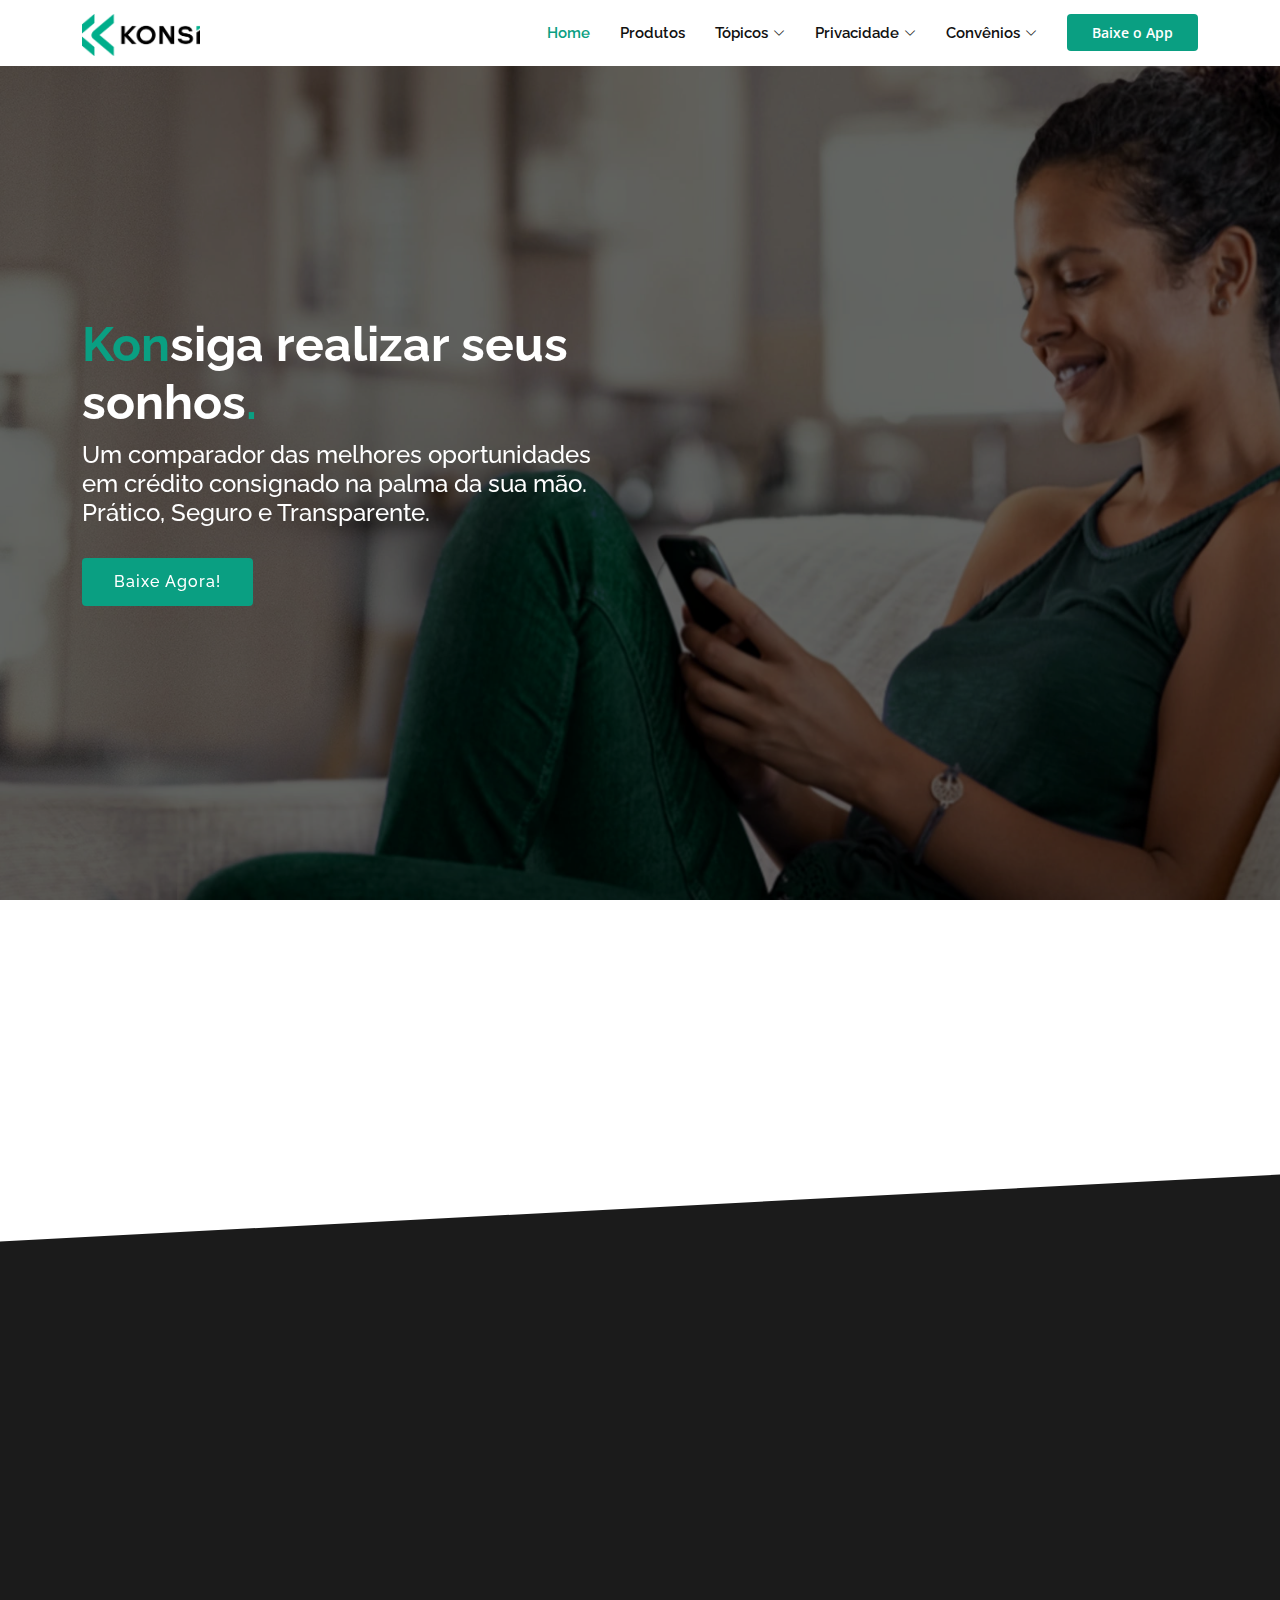
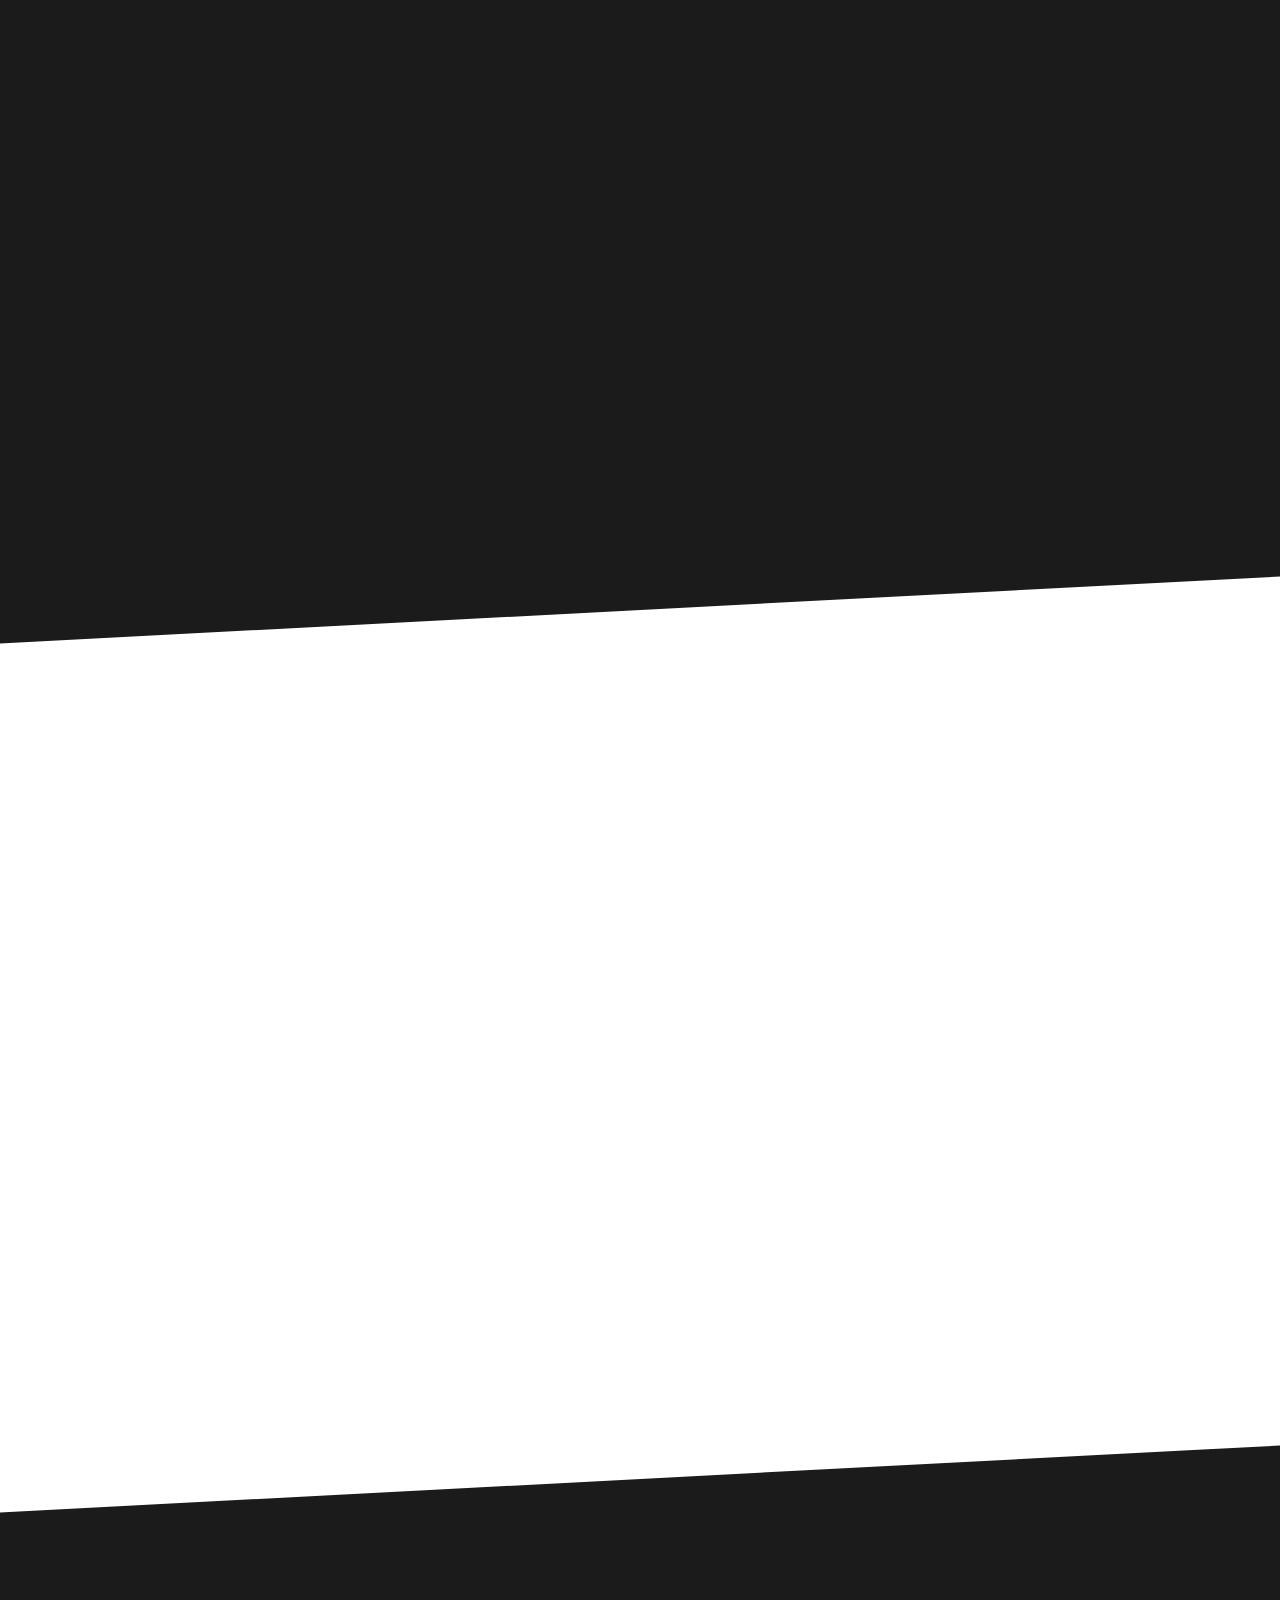
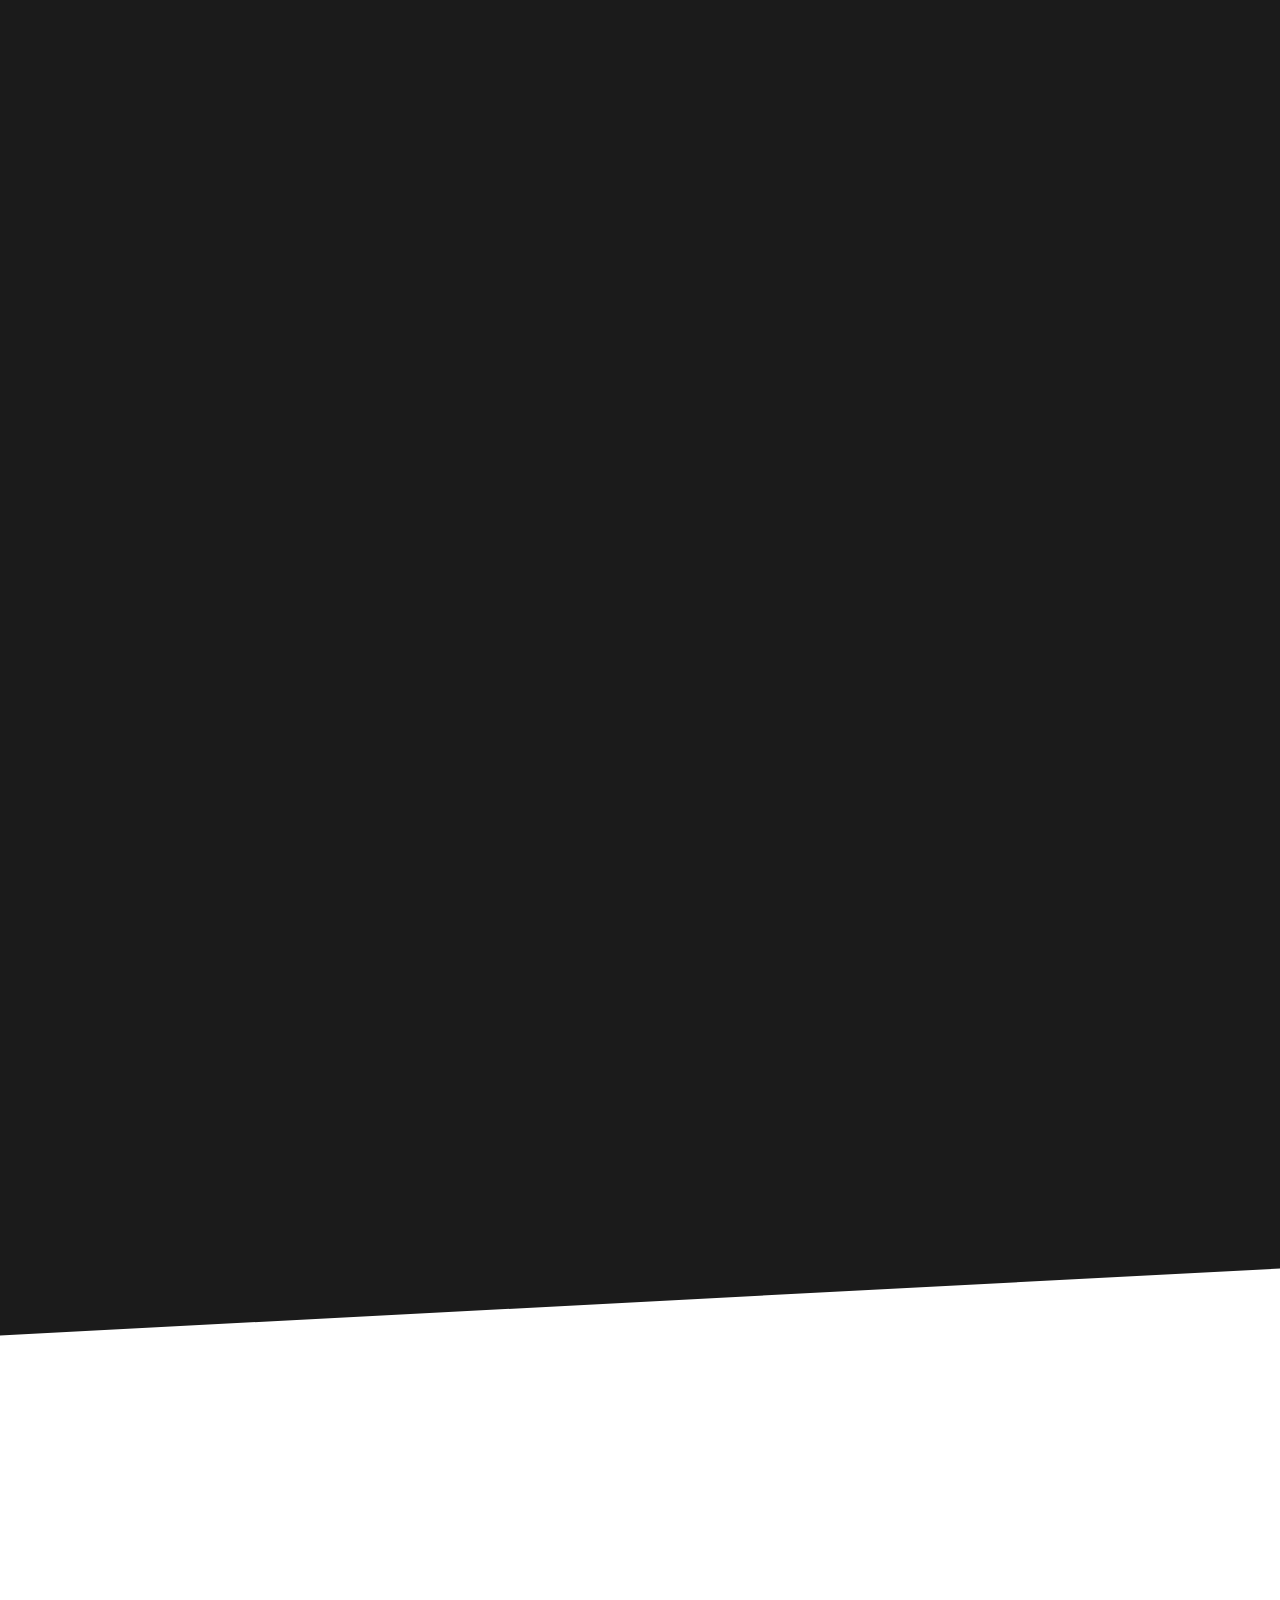
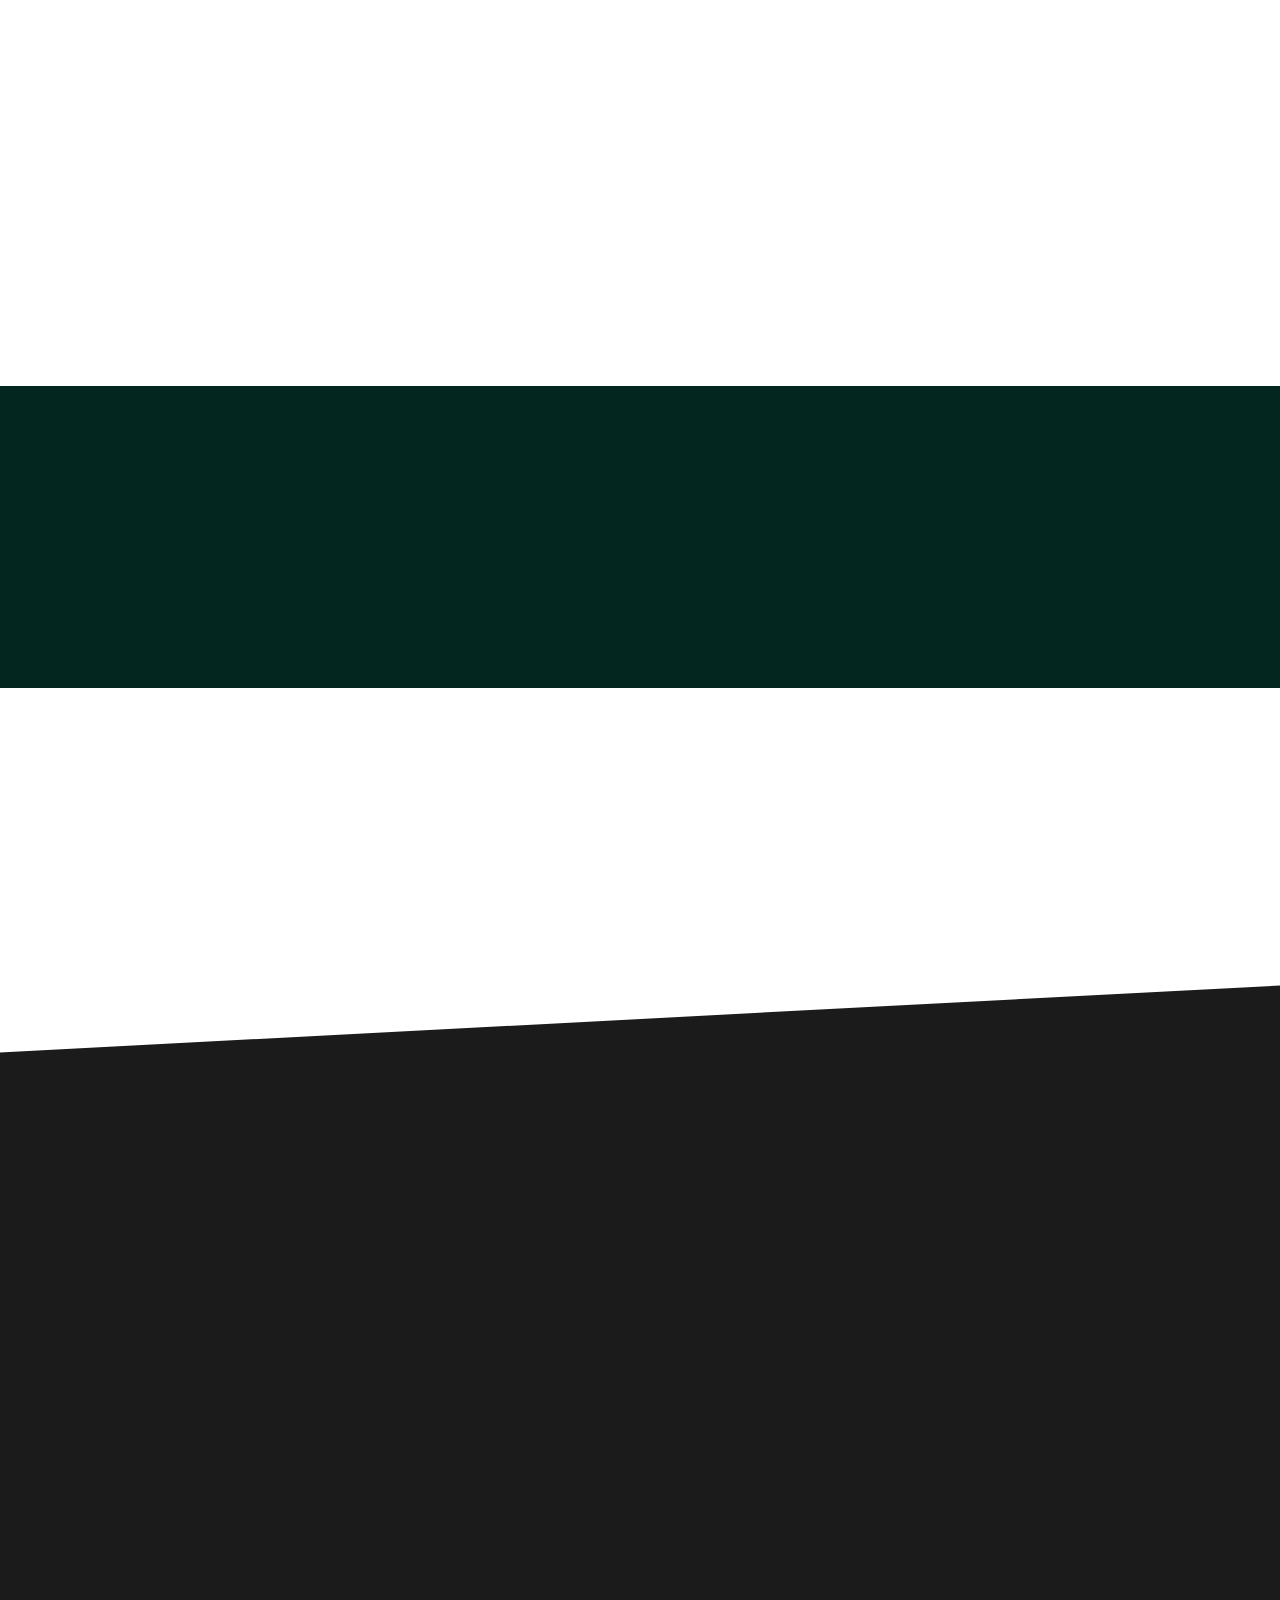
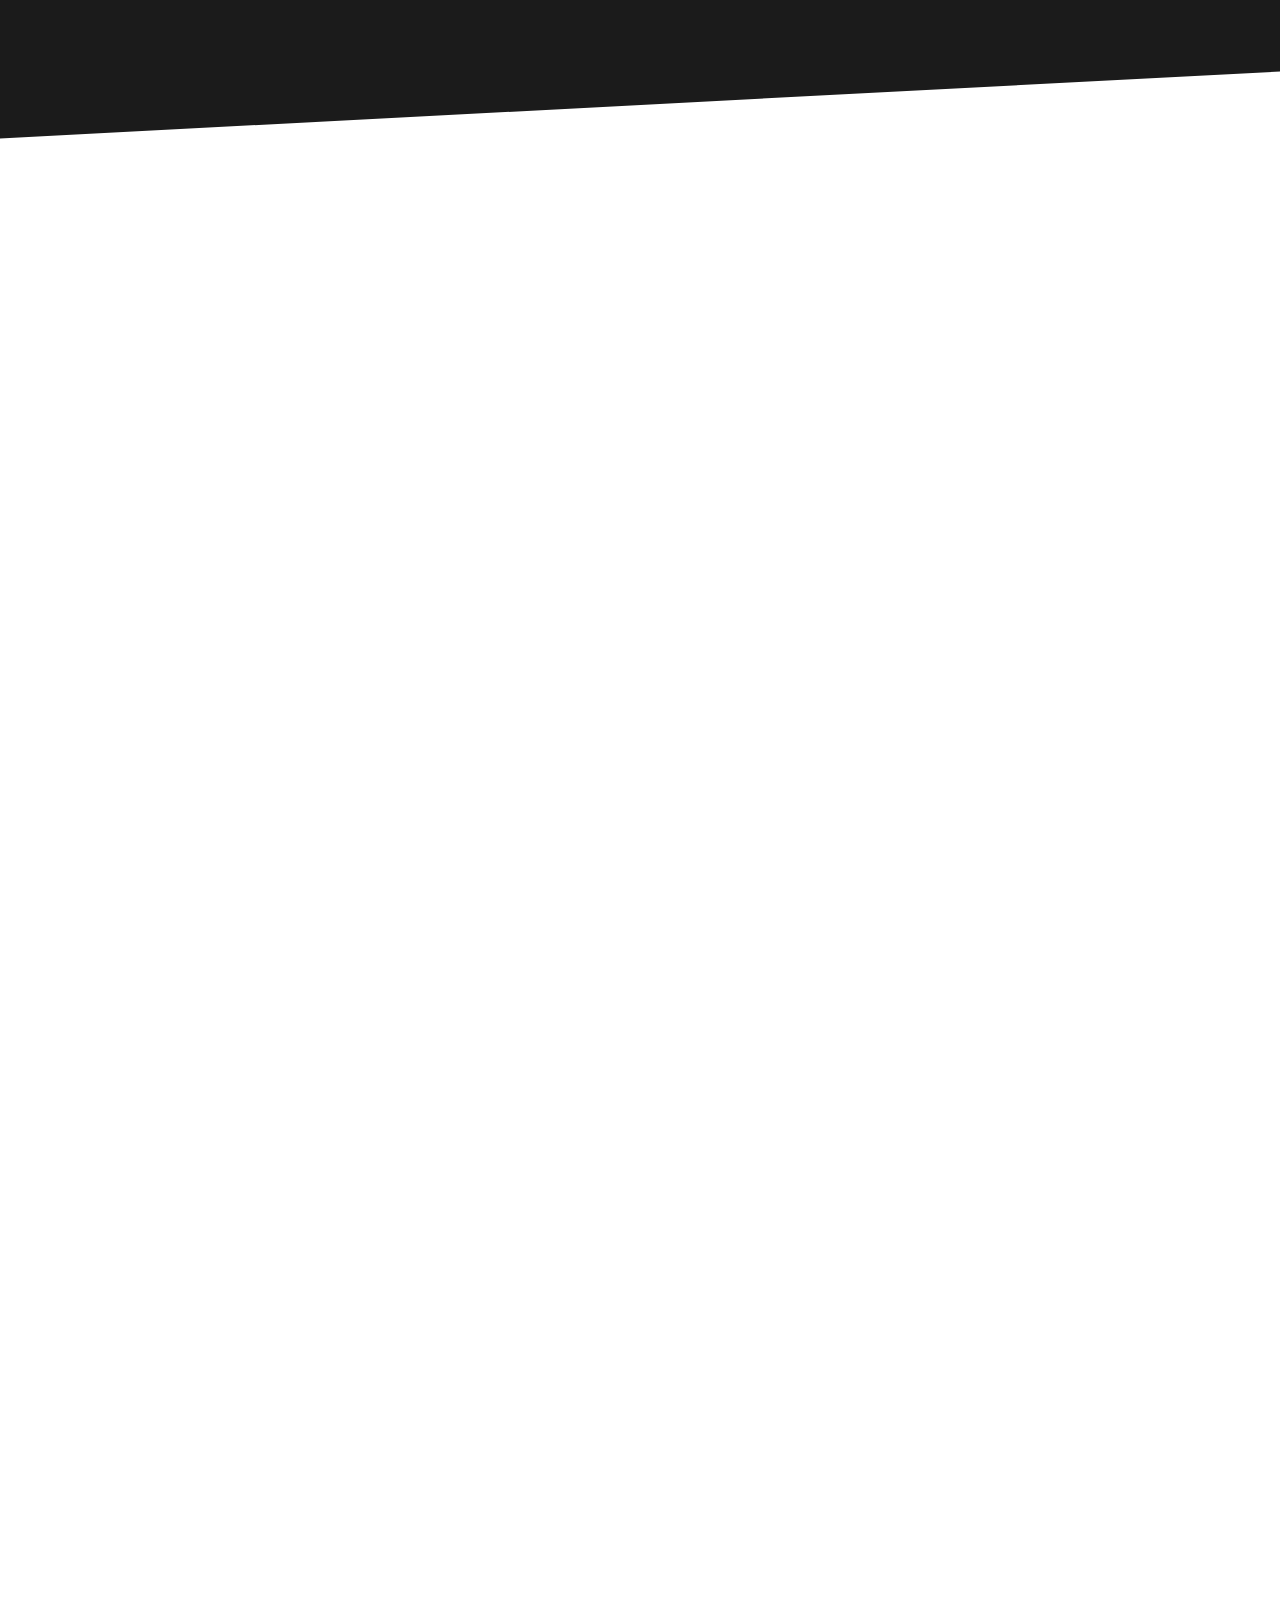
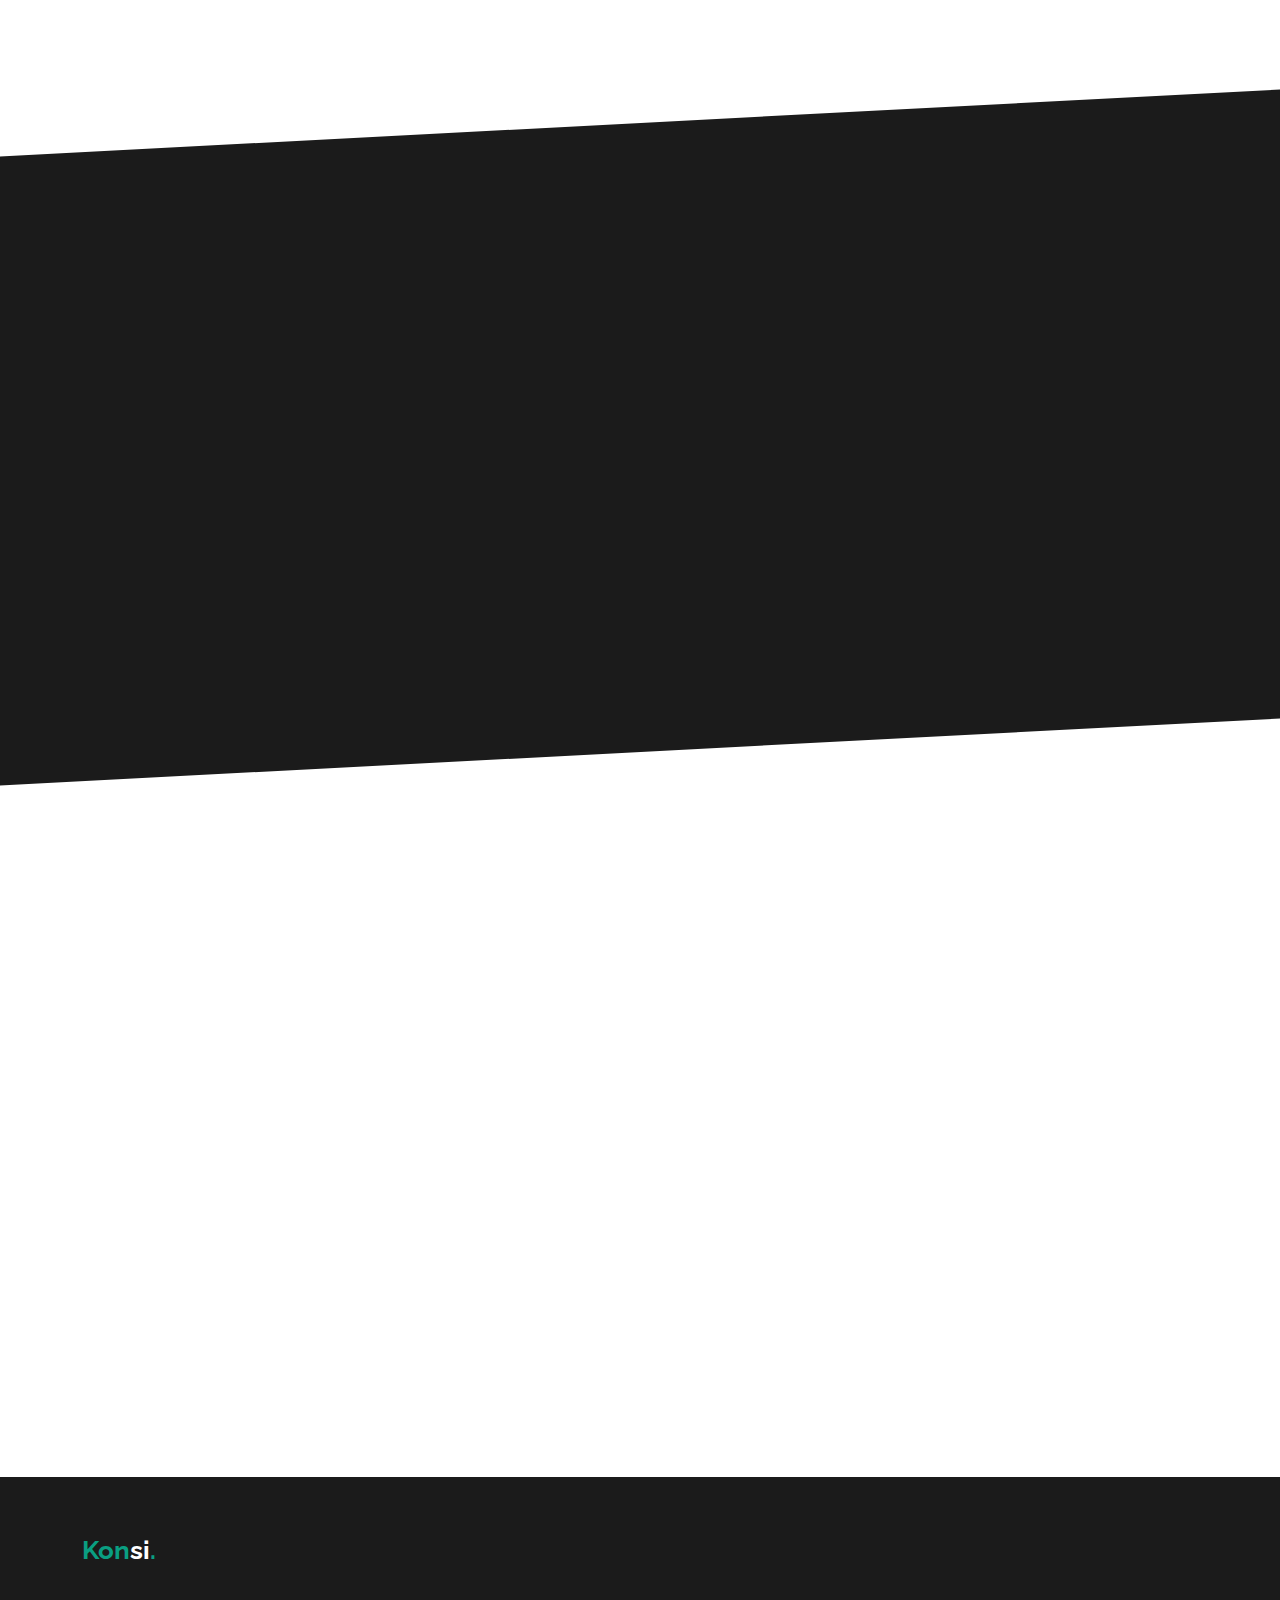
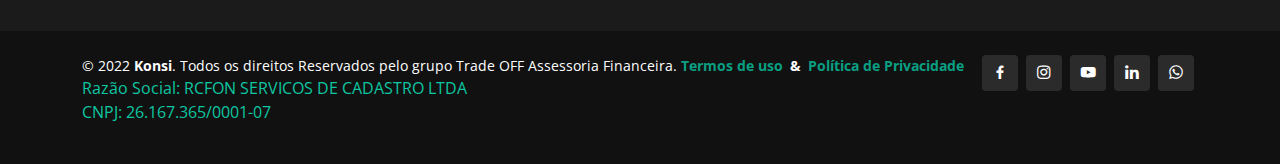
<file: index.html>
<!DOCTYPE html>
<html lang="pt-br">

<head>
  <meta charset="utf-8" />
  <meta content="width=device-width, initial-scale=1.0" name="viewport" />

  <title>
    Konsi: App Comparador das Melhoras Taxas Empréstimo Consignado
  </title>
  <meta
    content="Venha comparar e simular propostas com as melhores taxas de juros do mercado. Com a gente você pode economizar mensalmente ao reduzir sua parcela de empréstimo consignado, liberar troco sem aumentar sua parcela e muito mais! Konsiga realizar seus sonhos, baixe agora nosso Aplicativo!"
    name="description" />
  <meta
    content="app para emprestimo consignado, app para credito consignado, como reduzir taxa de juros, as menores e melhores taxas de juros do mercado, app para reduzir dividas e liberar dinheiro, comparador de taxas de juros consignado, portabilidade de contrato empréstimo"
    name="keywords" />



  <!-- Facebook domain verification-->
  <meta name="facebook-domain-verification" content="uxao2tclju86leo613d2njik4ipnjz" />
  <!-- End Facebook domain verification-->

  <!-- canonical links -->
  <link rel="“canonical”" href="https://konsi.com.br/" />
  <link rel="“canonical”" href="https://konsi.com.br/#" />
  <link rel="“canonical”" href="https://konsi.com.br//" />
  <link rel="“canonical”" href="https://konsi.com.br/index.html" />
  <link rel="“canonical”" href="https://konsi.com.br/govsp.html" />

  <meta content="Gabriel Nunes de Almeida" name="creator" />

  <!-- Intercom script -->
  <script>
    window.intercomSettings = {
      app_id: "zbi3o76l",
    };
  </script>

  <script>
    // We pre-filled your app ID in the widget URL: 'https://widget.intercom.io/widget/zbi3o76l'
    (function () {
      var w = window;
      var ic = w.Intercom;
      if (typeof ic === "function") {
        ic("reattach_activator");
        ic("update", w.intercomSettings);
      } else {
        var d = document;
        var i = function () {
          i.c(arguments);
        };
        i.q = [];
        i.c = function (args) {
          i.q.push(args);
        };
        w.Intercom = i;
        var l = function () {
          var s = d.createElement("script");
          s.type = "text/javascript";
          s.async = true;
          s.src = "https://widget.intercom.io/widget/zbi3o76l";
          var x = d.getElementsByTagName("script")[0];
          x.parentNode.insertBefore(s, x);
        };
        if (document.readyState === "complete") {
          l();
        } else if (w.attachEvent) {
          w.attachEvent("onload", l);
        } else {
          w.addEventListener("load", l, false);
        }
      }
    })();
  </script>
  <!-- End Intercom script -->

  <!-- Google Tag Manager -->
  <script>
    (function (w, d, s, l, i) {
      w[l] = w[l] || [];
      w[l].push({
        "gtm.start": new Date().getTime(),
        event: "gtm.js",
      });
      var f = d.getElementsByTagName(s)[0],
        j = d.createElement(s),
        dl = l != "dataLayer" ? "&l=" + l : "";
      j.async = true;
      j.src = "https://www.googletagmanager.com/gtm.js?id=" + i + dl;
      f.parentNode.insertBefore(j, f);
    })(window, document, "script", "dataLayer", "GTM-TGX7XSS");
  </script>
  <!-- End Google Tag Manager -->
  <!-- Google Tag Manager (noscript) -->
  <noscript><iframe src="https://www.googletagmanager.com/ns.html?id=GTM-TGX7XSS" height="0" width="0"
      style="display: none; visibility: hidden"></iframe></noscript>
  <!-- End Google Tag Manager (noscript) -->

  <!-- Meta Pixel Code -->
  <script>
    !(function (f, b, e, v, n, t, s) {
      if (f.fbq) return;
      n = f.fbq = function () {
        n.callMethod ?
          n.callMethod.apply(n, arguments) :
          n.queue.push(arguments);
      };
      if (!f._fbq) f._fbq = n;
      n.push = n;
      n.loaded = !0;
      n.version = "2.0";
      n.queue = [];
      t = b.createElement(e);
      t.async = !0;
      t.src = v;
      s = b.getElementsByTagName(e)[0];
      s.parentNode.insertBefore(t, s);
    })(
      window,
      document,
      "script",
      "https://connect.facebook.net/en_US/fbevents.js"
    );
    fbq("init", "482001613321095");
    fbq("track", "PageView");
  </script>
  <noscript><img height="1" width="1" style="display: none"
      src="https://www.facebook.com/tr?id=482001613321095&ev=PageView&noscript=1" /></noscript>
  <!-- End Meta Pixel Code -->

  <!-- Favicons -->
  <link href="assets/img/favicon.ico" rel="icon" />
  <link href="assets/img/apple-touch-icon.png" rel="apple-touch-icon" />

  <!-- Google Fonts -->
  <link
    href="https://fonts.googleapis.com/css?family=Open+Sans:300,300i,400,400i,600,600i,700,700i|Raleway:300,300i,400,400i,500,500i,600,600i,700,700i|Poppins:300,300i,400,400i,500,500i,600,600i,700,700i"
    rel="stylesheet" />

  <!-- Vendor CSS Files -->
  <link href="assets/vendor/aos/aos.css" rel="stylesheet" />
  <link href="assets/vendor/bootstrap/css/bootstrap.min.css" rel="stylesheet" />
  <link href="assets/vendor/bootstrap-icons/bootstrap-icons.css" rel="stylesheet" />
  <link href="assets/vendor/boxicons/css/boxicons.min.css" rel="stylesheet" />
  <link href="assets/vendor/glightbox/css/glightbox.min.css" rel="stylesheet" />
  <!-- <link href="assets/vendor/remixicon/remixicon.css" rel="stylesheet" /> -->
  <link href="assets/vendor/swiper/swiper-bundle.min.css" rel="stylesheet" />

  <!-- Template Main CSS File -->
  <link href="assets/css/style.css" rel="stylesheet" />

  <!-- =======================================================
  * Template Name: Presento - v3.7.0
  * Template URL: https://bootstrapmade.com/presento-bootstrap-corporate-template/
  * Author: BootstrapMade.com
  * License: https://bootstrapmade.com/license/
  ======================================================== -->
</head>

<body>
  <div class="cookie-consent-modal">
    <div class="content">
      <h1>Cookies.</h1>
      <p>Usamos cookies para armazenar informações sobre como você usa o nosso site e as páginas que visita. Tudo para
        tornar sua experiência a mais agradável possível. Para obter mais informações, consulte a nossa <a href="/pp/index.html">Política de Privacidade</a> e nossa <a>Política de Cookies</a>. Ao clicar em Permitir, você consente com a utilização de cookies.
      </p>
      <div class="footer">
        <div class="btns">
        <button class="btn cancel">Recusar</button>
        <button class="btn accept">Permitir</button>
      </div>
      </div>
      
    </div>
  </div>

  <!-- ======= Header ======= -->
  <header id="header" class="fixed-top d-flex align-items-center">
    <div class="container d-flex align-items-center">
      <!-- <h1 class="logo me-auto"><a href="index.html">Konsi<span>.</span></a></h1> -->
      <!-- Uncomment below if you prefer to use an image logo -->
      <a href="index.html" class="logo me-auto"><img src="assets/img/logo-konsi-name-black.png" alt="logo konsi" /></a>

      <nav id="navbar" class="navbar order-last order-lg-0">
        <ul>
          <li><a class="nav-link scrollto active" href="#hero">Home</a></li>
          <li><a class="nav-link scrollto" href="#services">Produtos</a></li>
          <li class="dropdown">
            <a href="#"><span>Tópicos</span> <i class="bi bi-chevron-down"></i></a>
            <ul>
              <li>
                <a class="nav-link scrollto" href="#about">Sobre</a>
              </li>
              <li>
                <a class="nav-link scrollto" href="#testimonials">Depoimentos</a>
              </li>
              <li>
                <a class="nav-link scrollto" href="#faq">FAQ</a>
              </li>
              <li>
                <a class="nav-link scrollto" href="#contact">Contato</a>
              </li>

            </ul>
          </li>

          <li class="dropdown">
            <a href="#"><span>Privacidade</span> <i class="bi bi-chevron-down"></i></a>
            <ul>
              <li>
                <a class="nav-link scrollto" href="pp/index.html">Política de Privacidade</a>
              </li>
              <li>
                <a class="nav-link scrollto" href="tu/index.html">Termos de Uso</a>
              </li>
              <li>
                <a class="nav-link scrollto" href="https://app.protegon.com.br/#/external_request/ed3c5463"
                  target="_blank">Canal de Privacidade</a>
              </li>
              <li>
                <a class="nav-link scrollto" href="https://app.protegon.com.br/#/external_incident_complaint/cc8c1692"
                  target="_blank">Canal de Denúncia</a>
              </li>
            </ul>
          </li>

          <li class="dropdown">
            <a href="#"><span>Convênios</span> <i class="bi bi-chevron-down"></i></a>
            <ul>
              <li>
                <a class="nav-link scrollto" href="#cta">GOVERNO DA BAHIA</a>
              </li>
              <li>
                <a class="nav-link scrollto" href="#cta">GOVERNO DE SÃO PAULO</a>
              </li>

              <li id="trade-hover">
                <a class="nav-link scrollto" target="_blank" href="https://tradeoff.com.br/"><span class="konsi">Trade
                    OFF</span></a>
              </li>
            </ul>
          </li>
        </ul>
        <i class="bi bi-list mobile-nav-toggle"></i>
      </nav>
      <!-- .navbar -->

      <a id="deepLinkHeader" href="#cta" class="get-started-btn scrollto"
        onclick="gtag('event','click_download_btn', {'event_category':'baixarApp','event_label':'navbar_btn'});">Baixe o
        App</a>
    </div>
  </header>
  <!-- End Header -->



  <!-- ======= Hero Section ======= -->
  <section id="hero" class="d-flex align-items-center">
    <div class="container" data-aos="zoom-out" data-aos-delay="100">
      <div class="row">
        <div class="col-xl-6">
          <h1><span>Kon</span>siga realizar seus sonhos<span>.</span></h1>
          <h2>
            Um comparador das melhores oportunidades em crédito consignado na
            palma da sua mão. Prático, Seguro e Transparente.
          </h2>
          <a id="deepLinkHero" href="#cta" class="btn-get-started scrollto"
            onclick="gtag('event','click_download_btn', {'event_category':'baixarApp','event_label':'hero_btn'});">Baixe
            Agora!</a>
        </div>
      </div>
    </div>
  </section>
  <!-- End Hero -->

  <main id="main">

    <!-- ======= Clients Section ======= -->
    <section id="clients" class="clients">
      <div class="container" data-aos="zoom-in">
        <div class="clients-slider swiper">
          <div class="swiper-wrapper align-items-center">
            <div class="swiper-slide">
              <a href="https://www.santander.com.br/" target="_blank"><img src="assets/img/clients/santander.webp"
                  class="img-fluid" alt="santander logo" /></a>
            </div>
            <div class="swiper-slide">
              <a href="https://financiamentos.bradesco/html/home.shtm" target="_blank"><img
                  src="assets/img/clients/bradesco.webp" class="img-fluid" alt="bradesco logo" /></a>
            </div>
            <div class="swiper-slide">
              <a href="https://www.safra.com.br/" target="_blank"><img src="assets/img/clients/safra.webp"
                  class="img-fluid" alt="safra logo" /></a>
            </div>
            <div class="swiper-slide">
              <a href="https://www.caixa.gov.br/Paginas/home-caixa.aspx" target="_blank"><img
                  src="assets/img/clients/caixa.webp" class="img-fluid" alt="caixa economica logo" /></a>
            </div>
            <div class="swiper-slide">
              <a href="https://www.bancopan.com.br/" target="_blank"><img src="assets/img/clients/pan.webp"
                  class="img-fluid" alt="pan logo" /></a>
            </div>
            <div class="swiper-slide">
              <a href="https://www.bancointer.com.br/" target="_blank"><img src="assets/img/clients/inter.webp"
                  class="img-fluid" alt="banco inter logo" /></a>
            </div>
            <div class="swiper-slide">
              <a href="https://www.banrisul.com.br/" target="_blank"><img src="assets/img/clients/banrisul.webp"
                  class="img-fluid" alt="banrisul logo" /></a>
            </div>
            <div class="swiper-slide">
              <a href="https://www.daycoval.com.br/" target="_blank"><img src="assets/img/clients/daycoval.webp"
                  class="img-fluid" alt="banrisul logo" /></a>
            </div>
          </div>
          <div class="swiper-pagination"></div>
        </div>
      </div>
    </section>
    <!-- End Clients Section -->

    <!-- ======= Services Section ======= -->
    <section id="services" class="services section-bg">
      <div class="container" data-aos="fade-up">
        <div class="section-title">
          <h2>Nossos Produtos</h2>
          <p>
            Aqui você tem várias possibilidades. Escolha a que mais se encaixa
            com seu momento financeiro.
          </p>
        </div>

        <div class="row">
          <div class="col-md-6 mt-4 mt-md-0 h-5">
            <div class="icon-box servicoCard" data-aos="fade-up" data-aos-delay="100">
              <i class="bi bi-currency-exchange"></i>
              <h4>Troco Máximo</h4>
              <p>
                Máximo valor de troco liberado. Usaremos sua margem livre e
                faremos portabilidade de alguns dos seus contratos para
                conseguir taxas melhores.
              </p>
            </div>
          </div>
          <div class="col-md-6 mt-4 mt-md-0 h-5">
            <div class="icon-box servicoCard" data-aos="fade-up" data-aos-delay="200">
              <i class="bi bi-coin"></i>
              <h4>Troco Fit</h4>
              <p>
                Não comprometa sua parcela mensal! Trabalharemos com a
                portabilidade de contratos para alcançar taxas melhores para você.
              </p>
            </div>
          </div>
          <div class="col-md-6 mt-4 mt-md-0 h-5">
            <div class="icon-box servicoCard" data-aos="fade-up" data-aos-delay="300">
              <i class="bi bi-cash"></i>
              <h4>Crédito Novo</h4>
              <p>
                Essa opção é pra quem tem margem livre! Crédito liberado em
                até 48h. Você pode escolher a melhor proposta!
              </p>
            </div>
          </div>
          <div class="col-md-6 mt-4 mt-md-0 h-5">
            <div class="icon-box servicoCard" data-aos="fade-up" data-aos-delay="400">
              <i class="bi bi-scissors"></i>
              <h4>Redução de Parcela</h4>
              <p>
                Quer reduzir seu gasto mensal? Essa é a melhor opção para
                você. Vamos buscar as melhores taxas para você através da
                portabilidade do contrato!
              </p>
            </div>
          </div>
          <div class="col-md-6 mt-4 mt-md-0 h-5">
            <div class="icon-box servicoCard" data-aos="fade-up" data-aos-delay="500">
              <i class="bi bi-cash-stack"></i>
              <h4>Troco Rápido</h4>
              <p>Refinanciamento rápido de empréstimos sem portabilidade.</p>
            </div>
          </div>
          <div class="col-md-6 mt-4 mt-md-0 h-5">
            <div class="icon-box servicoCard" data-aos="fade-up" data-aos-delay="600">
              <i class="bi bi-credit-card"></i>
              <h4>
                <a href="https://fgts.konsi.com.br/" target="_blank">Antecipação Saque-aniversário FGTS</a>
              </h4>
              <p>Antecipação do Saque FGTS sem cobrança mensal.</p>
            </div>
          </div>
        </div>
      </div>
    </section>
    <!-- End Services Section -->

    <!-- ======= Video Section ======= -->
    <section id="video" class="video">
      <div class="container" data-aos="fade-up">
        <div class="ratio ratio-16x9">
          <iframe src="https://www.youtube.com/embed/vdQ1Mb2kDsI?vdQ1Mb2kDsI" title="Konsi Video"
            style="max-width: 100%; height: 100%" allowfullscreen></iframe>
        </div>
      </div>
    </section>

    <!-- ======= Why Us Section ======= -->
    <section id="why-us" class="why-us section-bg">
      <div class="container" data-aos="fade-up">
        <div class="section-title">
          <h2>Por que escolher a <span>Kon</span>si?</h2>
          <p>
            Só a <span>Kon</span>si te dá a Praticidade, Segurança e Parceria
            que você precisa.
          </p>
        </div>
        <div class="row">
          <div class="col-lg-4 col-md-6 d-flex align-items-stretch">
            <div class="card">
              <img src="assets/img/kon-praticidade.webp" class="card-img-top" alt="kon praticidade" />
              <div class="card-icon">
                <i class="bi bi-cursor"></i>
              </div>
              <div class="card-body">
                <h5 class="card-title">
                  <a><span>Kon</span> Praticidade</a>
                </h5>
                <p class="card-text">
                  Na palma da sua mão, 24h por dia, mostro sua margem
                  disponível, comparo taxas, simulo novos financiamentos e
                  muito mais.
                </p>
              </div>
            </div>
          </div>
          <div class="col-lg-4 col-md-6 d-flex align-items-stretch">
            <div class="card">
              <img src="assets/img/kon-seguranca.webp" class="card-img-top" alt="kon seguranca" />
              <div class="card-icon">
                <i class="bi bi-shield-check"></i>
              </div>
              <div class="card-body">
                <h5 class="card-title">
                  <a><span>Kon</span> Segurança</a>
                </h5>
                <p class="card-text">
                  Um app desenvolvido pela
                  <a href="https://tradeoff.com.br/" target="_blank">Trade OFF Assessoria Financeira</a>
                  que já está no mercado há mais de 6 anos.
                </p>
              </div>
            </div>
          </div>
          <div class="col-lg-4 col-md-6 d-flex align-items-stretch">
            <div class="card">
              <img src="assets/img/kon-voce.webp" class="card-img-top" alt="..." />
              <div class="card-icon">
                <i class="bi bi-people"></i>
              </div>
              <div class="card-body">
                <h5 class="card-title">
                  <a><span>Kon</span> Você</a>
                </h5>
                <p class="card-text">
                  Meu objetivo é estar <span>Kon</span> Você auxiliando a
                  fazer as melhores escolhas na contratação de crédito
                  consignado.
                </p>
              </div>
            </div>
          </div>
        </div>
        <div class="row">
          <div class="col-lg-4 col-md-6 d-flex align-items-stretch">
            <div class="card">
              <img src="assets/img/sem-complicacao.webp" class="card-img-top" alt="facil" />
              <div class="card-icon">
                <i class="bi bi-chevron-double-up"></i>
              </div>
              <div class="card-body">
                <h5 class="card-title"><a>Sem Complicação</a></h5>
                <p class="card-text">
                  Mostro as melhores opções de consignado do mercado na
                  palma da sua mão. Fácil de acessar, fácil de entender!
                </p>
              </div>
            </div>
          </div>
          <div class="col-lg-4 col-md-6 d-flex align-items-stretch">
            <div class="card">
              <img src="assets/img/sem-letras-pequenas.webp" class="card-img-top" alt="explicativo" />
              <div class="card-icon">
                <i class="bi bi-zoom-in"></i>
              </div>
              <div class="card-body">
                <h5 class="card-title"><a>Sem Letras Pequenas</a></h5>
                <p class="card-text">
                  Trabalho para te dar acesso simples e prático às opções do
                  mercado na contratação de um consignado.
                </p>
              </div>
            </div>
          </div>
          <div class="col-lg-4 col-md-6 d-flex align-items-stretch">
            <div class="card">
              <img src="assets/img/sem-surpresas-desagradaveis.webp" class="card-img-top" alt="sem golpe" />
              <div class="card-icon">
                <i class="bi bi-emoji-laughing"></i>
              </div>
              <div class="card-body">
                <h5 class="card-title"><a>Sem Surpresas Desagradáveis</a></h5>
                <p class="card-text">
                  Sou transparente e te deixo a par de todas as informações para você ter controle
                  total dos seus empréstimos!
                </p>
              </div>
            </div>
          </div>
        </div>
      </div>
    </section>
    <!-- End Why Us Section -->

    <!-- ======= About Section ======= -->
    <section id="about" class="about">
      <div class="container" data-aos="fade-up">
        <div class="row no-gutters">
          <div class="content col-xl-5 d-flex align-items-stretch">
            <div class="content">
              <h3>
                Sobre a <strong><span>Kon</span></strong>si
              </h3>
              <p>
                A <strong><span>Kon</span></strong>si nasceu da necessidade de trazer a melhor experiência em
                empréstimo consignado, sendo Simples, Seguro e Transparente.
              </p>
              <!-- <a href="#" class="about-btn"><span>About us</span> <i class="bx bx-chevron-right"></i></a> -->
            </div>
          </div>
          <div class="col-xl-7 d-flex align-items-stretch">
            <div class="icon-boxes d-flex flex-column justify-content-center">
              <div class="row">
                <div class="col-md-6 icon-box" data-aos="fade-up" data-aos-delay="100">
                  <i class="bi bi-bullseye"></i>
                  <h4>Missão</h4>
                  <p>
                    Nosso propósito é revolucionar o mercado de crédito
                    consignado, encantando os nossos clientes através das
                    melhores práticas, inteligência de negócio e tecnologia.
                  </p>
                </div>
                <div class="col-md-6 icon-box" data-aos="fade-up" data-aos-delay="200">
                  <i class="bi bi-box"></i>
                  <h4>O que somos</h4>
                  <p>
                    Somos uma Startup Fintech focada no desenvolvimento de
                    produtos eficientes que trazem uma experiência única
                    quando o assunto é crédito.
                  </p>
                </div>
                <div class="col-md-6 icon-box" data-aos="fade-up" data-aos-delay="300">
                  <i class="bi bi-gear"></i>
                  <h4>O Motor</h4>
                  <p>
                    Nosso algoritmo <strong><span>Kon</span></strong> é capaz
                    de calcular as melhores oportunidades de crédito
                    consignado do mercado. Visando as melhores condições de
                    juros e liberando o máximo de troco para você.
                  </p>
                </div>
                <div class="col-md-6 icon-box" data-aos="fade-up" data-aos-delay="400">
                  <i class="bi bi-hand-thumbs-up"></i>
                  <h4>Compromisso</h4>
                  <p>
                    Na <strong><span>Kon</span></strong>si você fica por dentro de tudo: através do App é
                    possível acompanhar a operação em tempo real. Nosso
                    suporte também está sempre a disposição para te ajudar!
                  </p>
                </div>
              </div>
            </div>
            <!-- End .content-->
          </div>
        </div>
      </div>
    </section>
    <!-- End About Section -->

    <!-- ======= Cta Section ======= -->
    <section id="cta" class="cta">
      <div class="container" data-aos="fade-up">
        <div class="text-center">
          <h3>Venha fazer parte do time <span>Kon</span></h3>
          <p>
            Baixe o App e aproveite as melhores oportunidades em crédito para
            você!
          </p>
          <a id="deepLinkAndroid" href="https://play.google.com/store/apps/details?id=com.br.konsi" target="_blank"
            class="cta-btn-android"
            onclick="gtag('event','click_download_btn', {'event_category':'baixarApp','event_label':'cta_btn_google_play'});"><i
              class="bx bxl-android android-icon"></i> Google Play</a>
          <a id="deepLinkApple" href="https://apps.apple.com/tt/app/konsi/id1591286851" target="_blank" class="cta-btn"
            onclick="gtag('event','click_download_btn', {'event_category':'baixarApp','event_label':'cta_btn_ apple_store'});"><i
              class="bi bi-apple"></i> App Store</a>
        </div>
      </div>
    </section>
    <!-- End Cta Section -->

    <!-- ======= Counts Section ======= -->
    <section id="counts" class="counts">
      <div class="container" data-aos="fade-up">
        <div class="row">
          <div class="col-lg-3 col-md-6">
            <div class="count-box">
              <i class="bi bi-emoji-smile"></i>
              <span data-purecounter-start="0" data-purecounter-end="1325" data-purecounter-duration="3"
                class="purecounter"></span>
              <p>Clientes Promotores</p>
            </div>
          </div>

          <div class="col-lg-3 col-md-6 mt-5 mt-md-0">
            <div class="count-box">
              <i class="bi bi-cash-stack"></i>
              <span data-purecounter-start="0" data-purecounter-end="31419241" data-purecounter-duration="8"
                data-purecounter-currency="true" data-purecounter-currencysymbol="R$ " class="purecounter"></span>
              <p>Valor pago em operações</p>
            </div>
          </div>

          <div class="col-lg-3 col-md-6 mt-5 mt-lg-0">
            <div class="count-box">
              <i class="bi bi-headset"></i>
              <span data-purecounter-start="0" data-purecounter-end="2048" data-purecounter-duration="4"
                class="purecounter"></span>
              <p>Horas de Atendimento</p>
            </div>
          </div>

          <div class="col-lg-3 col-md-6 mt-5 mt-lg-0">
            <div class="count-box">
              <i class="bi bi-people"></i>
              <span data-purecounter-start="0" data-purecounter-end="60" data-purecounter-duration="2"
                class="purecounter"></span>
              <p>Encantadores de Clientes</p>
            </div>
          </div>
        </div>
      </div>
    </section>
    <!-- End Counts Section -->

    <!-- ======= Testimonials Section ======= -->
    <section id="testimonials" class="testimonials section-bg">
      <div class="container" data-aos="fade-up">
        <div class="section-title">
          <h2>O que falam da <span>Kon</span>si?</h2>
        </div>

        <div class="testimonials-slider swiper" data-aos="fade-up" data-aos-delay="100">
          <div class="swiper-wrapper">
            <div class="swiper-slide">
              <div class="testimonial-wrap">
                <div class="testimonial-item">
                  <!-- <img src="assets/img/testimonials/testimonials-1.jpg" class="testimonial-img" alt=""> -->
                  <h3>Maria Conceição</h3>
                  <h4>Cliente Promotor</h4>
                  <p class="section-bg-font">
                    <i class="bx bxs-quote-alt-left quote-icon-left"></i>
                    Atendimento muito bom, estou satisfeita com a brevidade
                    nas informações e a gentileza. A
                    <strong><span>Kon</span></strong>si tem muito conhecimento do produto comercial e é
                    precisa nas informações. Recomendo a empresa para outras
                    pessoas.
                    <i class="bx bxs-quote-alt-right quote-icon-right"></i>
                  </p>
                </div>
              </div>
            </div>
            <!-- End testimonial item -->

            <div class="swiper-slide">
              <div class="testimonial-wrap">
                <div class="testimonial-item">
                  <h3>Maria Santos</h3>
                  <h4>Cliente Promotor</h4>
                  <p class="section-bg-font">
                    <i class="bx bxs-quote-alt-left quote-icon-left"></i>
                    Fiquei tão feliz com a mensagem do banco me informando que
                    havia dado tudo certo. A <strong><span>Kon</span></strong>si foi fundamental no processo. Não fechar
                    negócio com
                    vocês é sinônimo de traição.
                    <i class="bx bxs-quote-alt-right quote-icon-right"></i>
                  </p>
                </div>
              </div>
            </div>
            <!-- End testimonial item -->

            <div class="swiper-slide">
              <div class="testimonial-wrap">
                <div class="testimonial-item">
                  <h3>Edilson Freitas</h3>
                  <h4>Cliente Promotor</h4>
                  <p class="section-bg-font">
                    <i class="bx bxs-quote-alt-left quote-icon-left"></i>
                    Muito obrigado. A <strong><span>Kon</span></strong>si a todo momento me passou confiança,
                    informações claras
                    e objetivas. Isso me fez prosseguir com o contrato.
                    <i class="bx bxs-quote-alt-right quote-icon-right"></i>
                  </p>
                </div>
              </div>
            </div>
            <!-- End testimonial item -->

            <div class="swiper-slide">
              <div class="testimonial-wrap">
                <div class="testimonial-item">
                  <h3>José Cerqueira</h3>
                  <h4>Cliente Promotor</h4>
                  <p class="section-bg-font">
                    <i class="bx bxs-quote-alt-left quote-icon-left"></i>
                    Aproveitei a oportunidade pois precisava terminar a
                    construção da minha casa. Nunca tive um atendimento como o
                    da <strong><span>Kon</span></strong>si. Total atenção desde o primeiro contato.
                    <i class="bx bxs-quote-alt-right quote-icon-right"></i>
                  </p>
                </div>
              </div>
            </div>
            <!-- End testimonial item -->

            <div class="swiper-slide">
              <div class="testimonial-wrap">
                <div class="testimonial-item">
                  <h3>Cinara Karina Silva</h3>
                  <h4>Cliente Promotor</h4>
                  <p class="section-bg-font">
                    <i class="bx bxs-quote-alt-left quote-icon-left"></i>
                    Mesmo que o banco equiparasse a oferta com a proposta
                    feita pela
                    <strong><span>Kon</span></strong>si, eu migraria com vocês. Realmente algo inédito em
                    minha vida dar atenção a conversas com pessoas de outros
                    bancos.
                    <i class="bx bxs-quote-alt-right quote-icon-right"></i>
                  </p>
                </div>
              </div>
            </div>
            <!-- End testimonial item -->
          </div>
          <div class="swiper-pagination"></div>
        </div>
      </div>
    </section>
    <!-- End Testimonials Section -->

    <!-- ======= Portfolio Section ======= -->
    <section id="portfolio" class="portfolio">
      <div class="container" data-aos="fade-up">
        <div class="section-title">
          <h2>Portfólio</h2>
        </div>

        <div class="row" data-aos="fade-up" data-aos-delay="100">
          <div class="col-lg-12 d-flex justify-content-center">
            <ul id="portfolio-flters">
              <li data-filter="*" class="filter-active">Todos</li>
              <!-- 
                <li data-filter=".filter-app">App</li>
                <li data-filter=".filter-kon">Time Kon</li>
                <li data-filter=".filter-publi">Publis</li> -->
            </ul>
          </div>
        </div>

        <div class="row portfolio-container" data-aos="fade-up" data-aos-delay="200">
          <div class="col-lg-4 col-md-6 portfolio-item filter-publi">
            <div class="portfolio-wrap">
              <img src="assets/img/portfolio/socios.webp" class="img-fluid" alt="sócios da konsi" />
              <div class="portfolio-info">
                <h4>Notícias R7</h4>
                <p>
                  Aplicativo avalia melhores taxas de empréstimos para
                  servidores estaduais de São Paulo.
                </p>
                <div class="portfolio-links">
                  <a target="_blank"
                    href="https://noticias.r7.com/economia/aplicativo-avalia-melhores-taxas-de-emprestimos-para-servidores-estaduais-de-sao-paulo-07042022"
                    title="Ver artigo"><i class="bx bx-link-external"></i></a>
                </div>
              </div>
            </div>
          </div>

          <div class="col-lg-4 col-md-6 portfolio-item filter-publi">
            <div class="portfolio-wrap">
              <img src="assets/img/portfolio/servidor-perfil.webp" class="img-fluid" alt="servidor público baiano" />
              <div class="portfolio-info">
                <h4>Bocão News</h4>
                <p>
                  Aplicativo que reduz parcelas de consignado já economizou
                  mais de meio milhão para os bolsos dos servidores públicos
                  baianos.
                </p>
                <div class="portfolio-links">
                  <a target="_blank"
                    href="https://www.bnews.com.br/noticias/informe/aplicativo-que-reduz-parcelas-de-consignados-ja-economizou-mais-de-meio-milhao-para-os-bolsos-dos-servidores-publicos-baianos.html"
                    title="Ver artigo"><i class="bx bx-link-external"></i></a>
                </div>
              </div>
            </div>
          </div>

          <div class="col-lg-4 col-md-6 portfolio-item filter-publi">
            <div class="portfolio-wrap">
              <img src="assets/img/portfolio/paulo.webp" class="img-fluid" alt="CEO KONSI" />
              <div class="portfolio-info">
                <h4>Bocão News</h4>
                <p>
                  Digitalização impulsiona captação de startups nordestinas.
                </p>
                <div class="portfolio-links">
                  <a target="_blank"
                    href="https://www.bnews.com.br/noticias/informe/aplicativo-baiano-ajuda-funcionarios-publicos-reduzir-taxas-de-emprestimos-consignados.html "
                    title="Ver artigo"><i class="bx bx-link-external"></i></a>
                </div>
              </div>
            </div>
          </div>

          <div class="col-lg-4 col-md-6 portfolio-item filter-publi">
            <div class="portfolio-wrap">
              <img src="assets/img/portfolio/timekon.webp" class="img-fluid" alt="sócios da konsi" />
              <div class="portfolio-info">
                <h4>Bocão News</h4>
                <p>
                  Aplicativo baiano ajuda funcionários públicos a reduzir
                  taxas de empréstimos consignados.
                </p>
                <div class="portfolio-links">
                  <a target="_blank"
                    href="https://www.bnews.com.br/noticias/informe/entenda-como-funciona-o-aplicativo-de-credito-consignado-sensacao-entre-os-servidores-publicos.html"
                    title="Ver artigo"><i class="bx bx-link-external"></i></a>
                </div>
              </div>
            </div>
          </div>

          <div class="col-lg-4 col-md-6 portfolio-item filter-publi">
            <div class="portfolio-wrap">
              <img src="assets/img/portfolio/servidor2-portofolio.webp" class="img-fluid" alt="sócios da konsi" />
              <div class="portfolio-info">
                <h4>Broadcast</h4>
                <p>
                  Entenda como funciona o aplicativo de crédito consignado
                  sensação entre os servidores públicos.
                </p>
                <div class="portfolio-links">
                  <a target="_blank"
                    href="http://broadcast.com.br/cadernos/financeiro/?id=bjl3WnlwNFExRlIvVENCQlQvV096UT09"
                    title="Ver artigo"><i class="bx bx-link-external"></i></a>
                </div>
              </div>
            </div>
          </div>

          <div class="col-lg-4 col-md-6 portfolio-item filter-publi">
            <div class="portfolio-wrap">
              <img src="assets/img/portfolio/servidor3-portfolio.webp" class="img-fluid"
                alt="economia servidor público" />
              <div class="portfolio-info">
                <h4>Atarde</h4>
                <p>
                  App que reduz consignado já economizou mais de meio milhão para os Baianos.
                </p>
                <div class="portfolio-links">
                  <a target="_blank"
                    href="https://atarde.com.br/conteudopublicitario/app-que-reduz-consignado-ja-economizou-mais-de-meio-milhao-1193966"
                    title="Ver artigo"><i class="bx bx-link-external"></i></a>
                </div>
              </div>
            </div>
          </div>
        </div>
      </div>
    </section>
    <!-- End Portfolio Section -->

    <!-- ======= Frequently Asked Questions Section ======= -->
    <section id="faq" class="faq">
      <div class="container" data-aos="fade-up">
        <div class="section-title">
          <h2>Perguntas Frequentes</h2>
        </div>

        <ul class="faq-list accordion" data-aos="fade-up">
          <li>
            <a data-bs-toggle="collapse" class="collapsed" data-bs-target="#faq1">Quem pode contratar conosco?
              <i class="bx bx-chevron-down icon-show"></i><i class="bx bx-x icon-close"></i></a>
            <div id="faq1" class="collapse" data-bs-parent=".faq-list">
              <p>
                Atualmente atendemos Servidores Estaduais do Governo da Bahia
                e de São Paulo mas estamos ampliando o nosso atendimento para
                outros convênios!
              </p>
            </div>
          </li>

          <li>
            <a data-bs-toggle="collapse" data-bs-target="#faq2" class="collapsed">Posso desistir da operação de
              portabilidade após o pagamento
              integral da dívida entre os bancos?
              <i class="bx bx-chevron-down icon-show"></i><i class="bx bx-x icon-close"></i></a>
            <div id="faq2" class="collapse" data-bs-parent=".faq-list">
              <p>
                Não. Nesse caso não cabe o direito de
                arrependimento de 7 dias pois após a efetivação do pagamento ocorre a
                redução da taxa. Por lei, não se pode aumentar a taxa de juros de um empréstimo ao realizar uma operação
                de portabilidade, ou seja, não pode voltar atrás.
              </p>
            </div>
          </li>

          <li>
            <a data-bs-toggle="collapse" data-bs-target="#faq3" class="collapsed">Portabilidade gera troco?
              <i class="bx bx-chevron-down icon-show"></i><i class="bx bx-x icon-close"></i></a>
            <div id="faq3" class="collapse" data-bs-parent=".faq-list">
              <p>
                Não. É uma operação que apenas transfere a dívida de um banco para
                outro. O contrato de empréstimo permanece com o mesmo prazo restante.
              </p>
            </div>
          </li>

          <li>
            <a data-bs-toggle="collapse" data-bs-target="#faq4" class="collapsed">Posso cancelar uma operação de crédito
              após ser efetivada?
              <i class="bx bx-chevron-down icon-show"></i><i class="bx bx-x icon-close"></i></a>
            <div id="faq4" class="collapse" data-bs-parent=".faq-list">
              <p>
                Sim! Você tem direito de cancelar a operação (exceto
                portabilidade) em até 7 dias úteis após a efetivação contanto que devolva o valor da operação.
              </p>
            </div>
          </li>

          <li>
            <a data-bs-toggle="collapse" data-bs-target="#faq5" class="collapsed">O meu troco pode mudar caso ocorram
              variações em minha margem
              durante a operação? <i class="bx bx-chevron-down icon-show"></i><i class="bx bx-x icon-close"></i></a>
            <div id="faq5" class="collapse" data-bs-parent=".faq-list">
              <p>
                Sim. Se a margem sofrer uma variação positiva, o valor do
                seu troco pode aumentar caso você deseje. Porém, caso a margem sofra uma variação negativa o
                valor do troco será reduzido para regularizar a margem que diminuiu.
              </p>
            </div>
          </li>

          <li>
            <a data-bs-toggle="collapse" data-bs-target="#faq6" class="collapsed">Qual é o prazo para concluir a minha
              operação?
              <i class="bx bx-chevron-down icon-show"></i><i class="bx bx-x icon-close"></i></a>
            <div id="faq6" class="collapse" data-bs-parent=".faq-list">
              <p>
                <span><b>Portabilidade</b></span><br />
                O prazo estimado para a conclusão é entre 9 e 12 dias úteis após
                a formalização do contrato.<br />
                <span><b>Portabilidade com Refinanciamento</b></span><br />
                O prazo estimado para a conclusão é de 15 dias úteis após a
                formalização do contrato.<br />
                <span><b>Crédito Novo</b></span><br />
                O prazo estimado para a liberação é de 48 horas úteis.<br />
                <span><b>Refinanciamento</b></span><br />
                O prazo estimado para a liberação é de 48 horas úteis.<br />
                <span><b>Antecipação FGTS</b></span><br />
                O prazo estimado para a liberação é de 48 horas úteis.
              </p>
            </div>
          </li>
        </ul>
      </div>
    </section>
    <!-- End Frequently Asked Questions Section -->

    <!-- ======= Team Section ======= -->
    <section id="team" class="team section-bg">
      <div class="container" data-aos="fade-up">
        <div class="section-title">
          <h2>Time <span>Kon</span>si</h2>
          <p>Conheça nosso super time de atendimento</p>
        </div>

        <div class="row">
          <div class="col-lg-3 col-md-6 d-flex align-items-stretch">
            <div class="member" data-aos="fade-up" data-aos-delay="100">
              <div class="member-img">
                <img src="assets/img/team/livia.webp" class="img-fluid" alt="foto de Lívia" />

                <div class="member-info">
                  <h4>Lívia Verena</h4>
                  <span>Customer Success Pleno</span>
                </div>
                <div class="social">
                  <a target="_blank"><i class="bi bi-linkedin"></i></a>
                </div>
              </div>
            </div>
          </div>

          <div class="col-lg-3 col-md-6 d-flex align-items-stretch">
            <div class="member" data-aos="fade-up" data-aos-delay="300">
              <div class="member-img">
                <img src="assets/img/team/vaguinho.webp" class="img-fluid" alt="foto de Vagner" />

                <div class="member-info">
                  <h4>Vagner Moura</h4>
                  <span>Customer Success Pleno</span>
                </div>
                <div class="social">
                  <a target="_blank"><i class="bi bi-linkedin"></i></a>
                </div>
              </div>
            </div>
          </div>

          <div class="col-lg-3 col-md-6 d-flex align-items-stretch">
            <div class="member" data-aos="fade-up" data-aos-delay="200">
              <div class="member-img">
                <img src="assets/img/team/vanessinha.webp" class="img-fluid" alt="Foto de Vanessa" />
              </div>
              <div class="member-info">
                <h4>Vanessa Teixeira</h4>
                <span>Customer Success</span>
              </div>
              <div class="social">
                <a target="_blank" href="https://www.linkedin.com/in/vanessa-teixeira-83797b22a"><i
                    class="bi bi-linkedin"></i></a>
              </div>
            </div>
          </div>

          <div class="col-lg-3 col-md-6 d-flex align-items-stretch">
            <div class="member" data-aos="fade-up" data-aos-delay="400">
              <div class="member-img">
                <img src="assets/img/team/felipe.webp" class="img-fluid" alt="foto de Felipe" />
              </div>
              <div class="member-info">
                <h4>Felipe Figueiredo</h4>

                <span>Customer Success</span>
              </div>
              <div class="social">
                <a target="_blank" href="https://www.linkedin.com/in/felipe-figueiredo-b04045192"><i
                    class="bi bi-linkedin"></i></a>
              </div>
            </div>
          </div>
        </div>
      </div>
    </section>
    <!-- End Team Section -->

    <!-- ======= Contact Section ======= -->
    <section id="contact" class="contact">
      <div class="container" data-aos="fade-up">
        <div class="section-title">
          <h2>Onde nos encontrar</h2>
        </div>

        <div class="row" data-aos="fade-up" data-aos-delay="100">
          <div class="d-flex justify-content-center">
            <div class="row">
              <div class="col-md-12">
                <div class="info-box">
                  <a href="https://goo.gl/maps/YTnQ8XwwAQkdAcsS6" target="_blank"><i class="bx bx-map"></i></a>
                  <a href="https://goo.gl/maps/YTnQ8XwwAQkdAcsS6" target="_blank">
                    <h3>Endereço</h3>
                  </a>
                  <p>
                    Praça Nove de Julho, 118, Sala 33 - Centro, Bebedouro - SP
                  </p>
                  ou
                  <p>
                    Rua Cel. Almerindo Rehem, 82, Ed. Bahia Executive Center,
                    Salas 801 a 806 - Caminho das Árvores, Salvador - BA
                  </p>
                </div>
              </div>
              <div class="col-md-6">
                <div class="info-box mt-4">
                  <a href="mailto:contato@konsi.com.br" target="_blank"><i class="bx bx-envelope"></i></a>
                  <a href="mailto:contato@konsi.com.br" target="_blank">
                    <h3>Nos mande um Email</h3>
                  </a>
                  <p>contato@konsi.com.br</p>
                </div>
              </div>
              <div class="col-md-6">
                <div class="info-box mt-4">
                  <a href="https://api.whatsapp.com/send?phone=5571992230123" target="_blank"><i
                      class="bx bxl-whatsapp"></i></a>
                  <a href="https://api.whatsapp.com/send?phone=5571992230123" target="_blank">
                    <h3>WhatsApp</h3>
                  </a>
                  <p>(71) 99223-0123 | (11) 97832-3065</p>
                </div>
              </div>
            </div>
          </div>

        </div>
      </div>
    </section>
    <!-- End Contact Section -->
  </main>
  <!-- End #main -->

  <!-- ======= Footer ======= -->
  <footer id="footer">
    <div class="footer-top">
      <div class="container">
        <div class="row">
          <div class="col-lg-3 col-md-6 footer-contact">
            <h3><span>Kon</span>si<span>.</span></h3>
          </div>
        </div>
      </div>
    </div>

    <div class="container d-md-flex py-4">
      <div class="me-md-auto text-center text-md-start">
        <div class="copyright">
          &copy; 2022 <strong><span>Konsi</span></strong>. Todos os direitos Reservados pelo grupo Trade OFF Assessoria
          Financeira.
          <strong><a href="tu/index.html" style="margin-right: 3px">Termos de uso
            </a>
            &amp;
            <a href="pp/index.html" style="margin-left: 3px">Política de Privacidade</a></strong>
          <p class="razaoSocial">
            Razão Social: RCFON SERVICOS DE CADASTRO LTDA<br />
            CNPJ: 26.167.365/0001-07
          </p>
        </div>
      </div>
      <div class="social-links text-center text-md-end pt-3 pt-md-0">
        <!-- <a href="#" class="twitter"><i class="bx bxl-twitter"></i></a> -->
        <a href="https://www.facebook.com/konsiaplicativo" target="_blank" class="facebook"><i target="_blank"
            class="bx bxl-facebook"></i></a>
        <a href="https://www.instagram.com/konsi.app/" target="_blank" class="instagram"><i
            class="bx bxl-instagram"></i></a>
        <a href="https://www.youtube.com/channel/UCakkSbOkUNPxhwj04HqSbVw" target="_blank" class="youtube"><i
            target="_blank" class="bx bxl-youtube"></i></a>
        <a href="https://www.linkedin.com/company/konsi-app/" class="linkedin"><i target="_blank"
            class="bx bxl-linkedin"></i></a>
        <a href="https://api.whatsapp.com/send?phone=5571992230123" class="whatsapp"><i target="_blank"
            class="bx bxl-whatsapp"></i></a>
      </div>
    </div>
  </footer>
  <!-- End Footer -->

  <a href="#" class="back-to-top d-flex align-items-center justify-content-center"><i
      class="bi bi-arrow-up-short"></i></a>

  <!-- Vendor JS Files -->
  <script src="assets/vendor/purecounter/purecounter.js"></script>
  <script src="assets/vendor/aos/aos.js"></script>
  <script src="assets/vendor/bootstrap/js/bootstrap.bundle.min.js"></script>
  <script src="assets/vendor/glightbox/js/glightbox.min.js"></script>
  <script src="assets/vendor/isotope-layout/isotope.pkgd.min.js"></script>
  <script src="assets/vendor/swiper/swiper-bundle.min.js"></script>
  <script src="assets/vendor/php-email-form/validate.js"></script>

  <!-- Template JS File -->

  <script src="assets/js/main.js"></script>
  <script src="assets/js/script.js"></script>

  <script src="assets/js/queryParameters.js"></script>
  <script src="assets/js/fbTrack.js"></script>

</body>

</html>
</file>
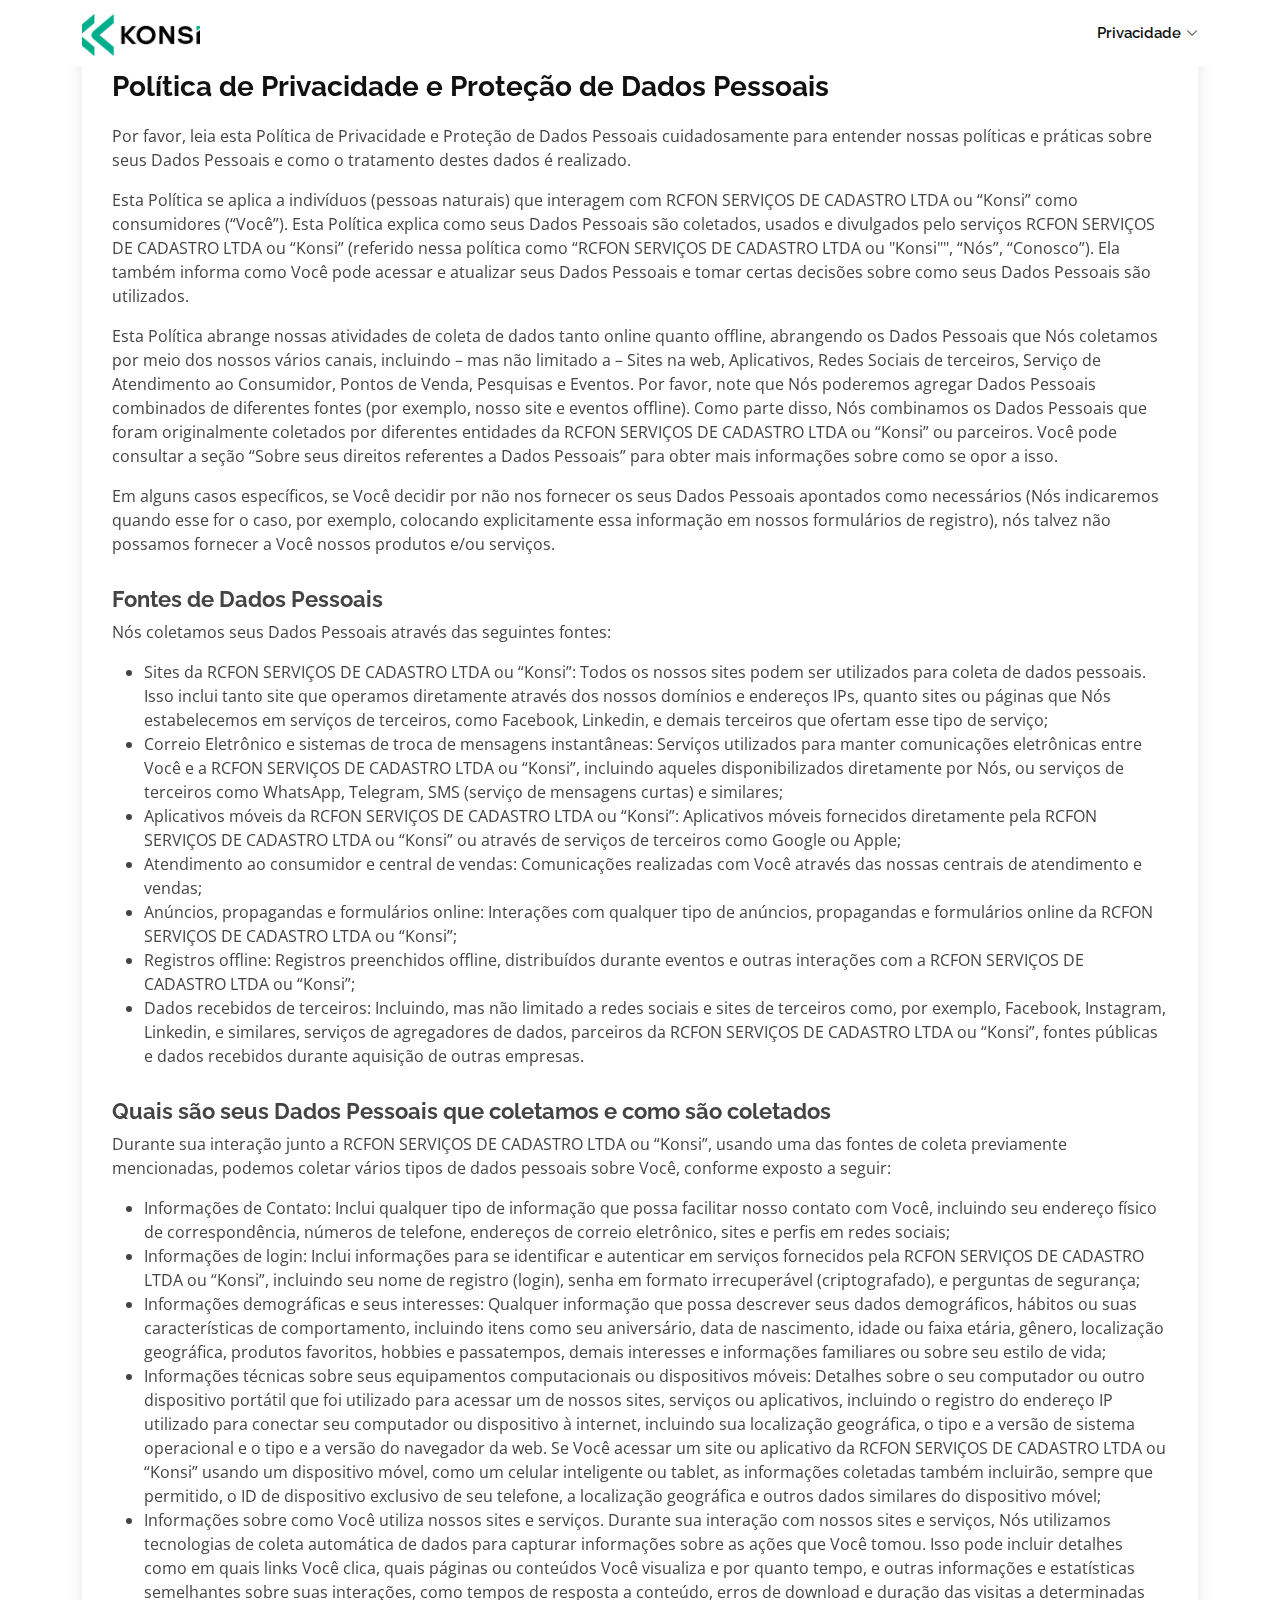
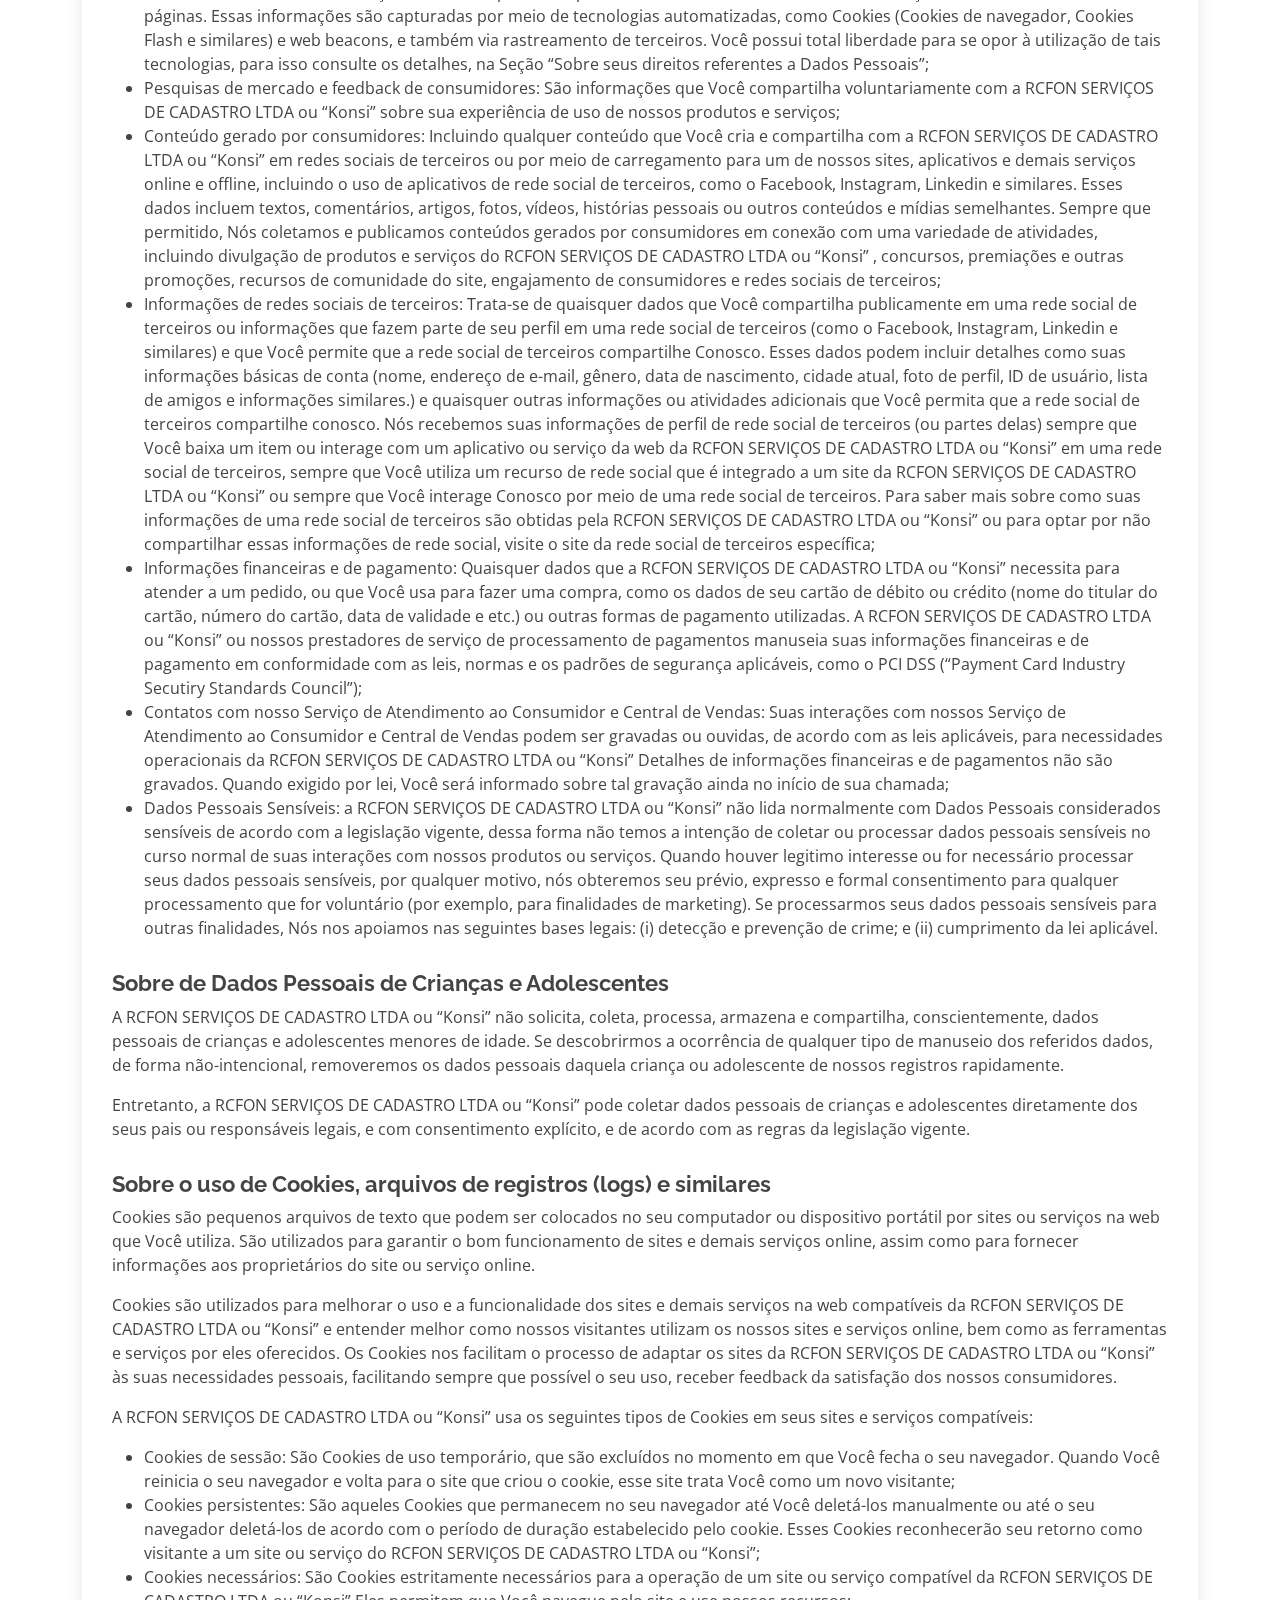
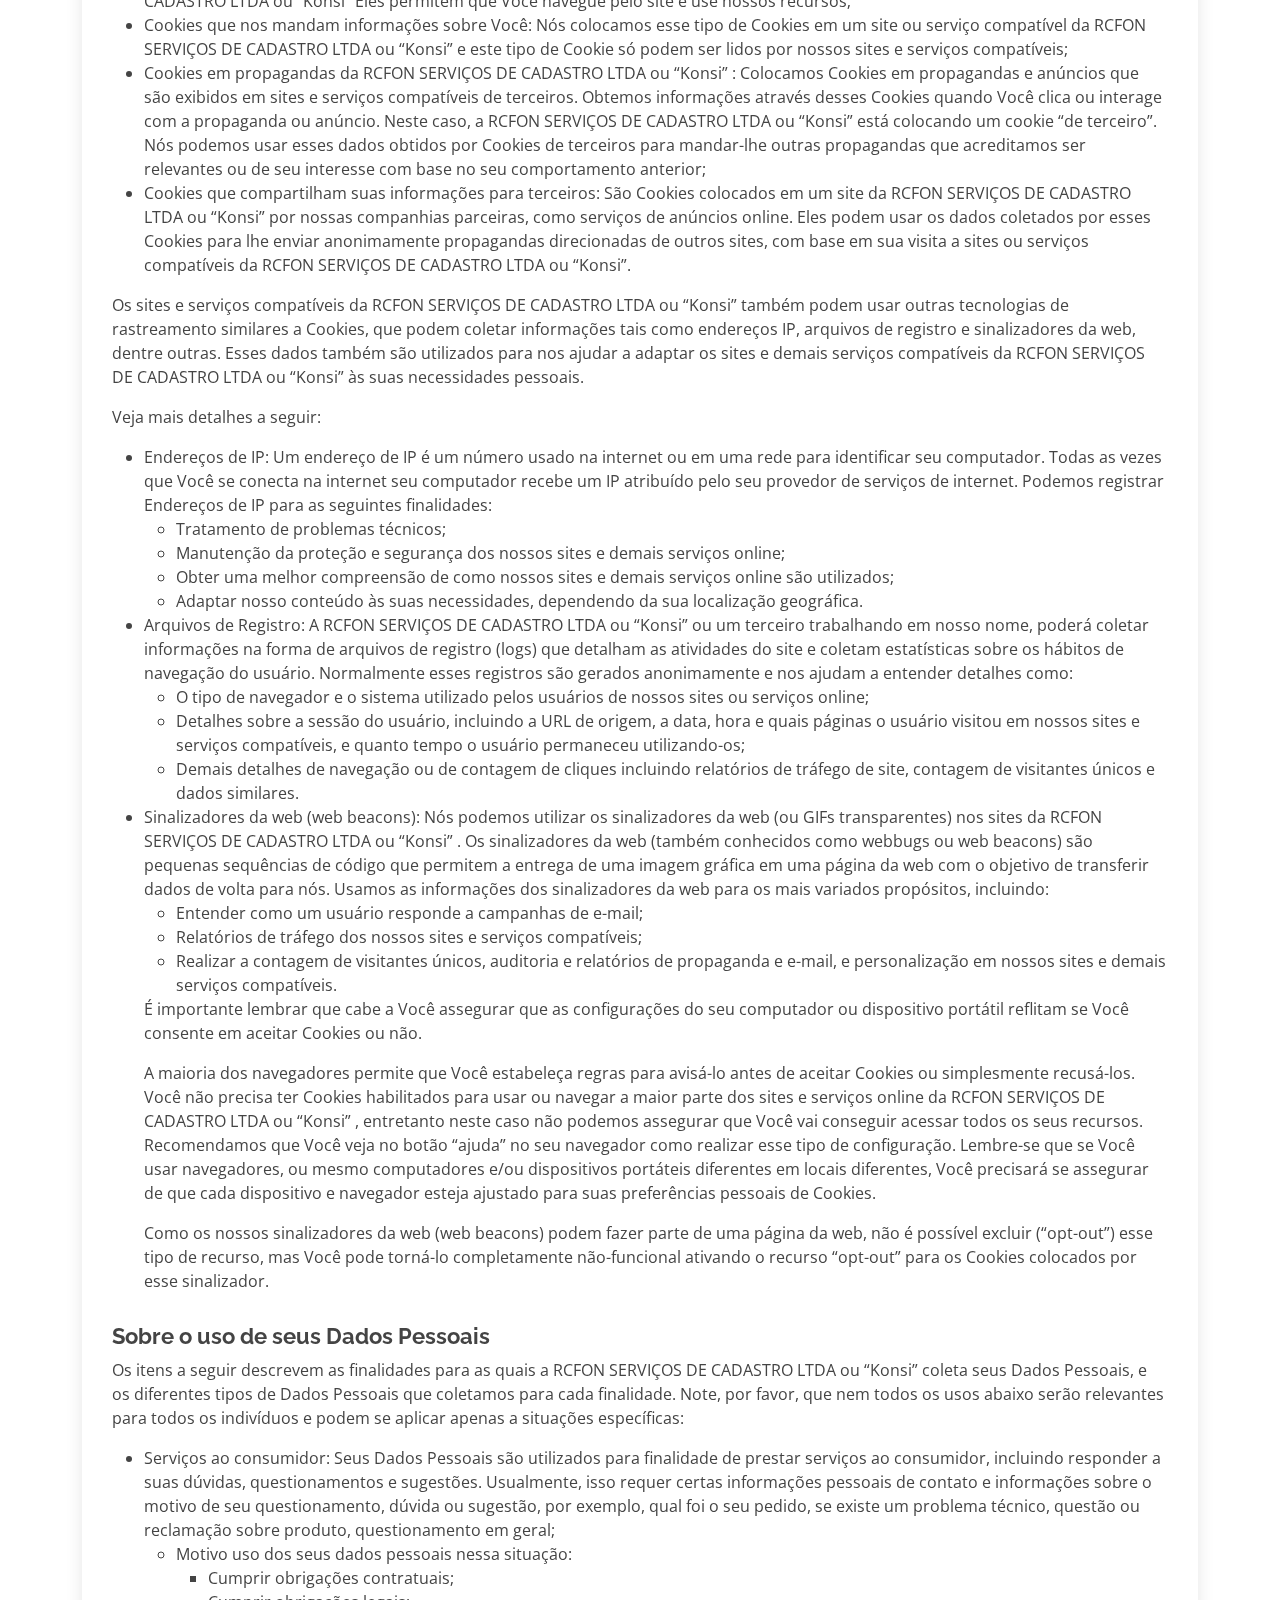
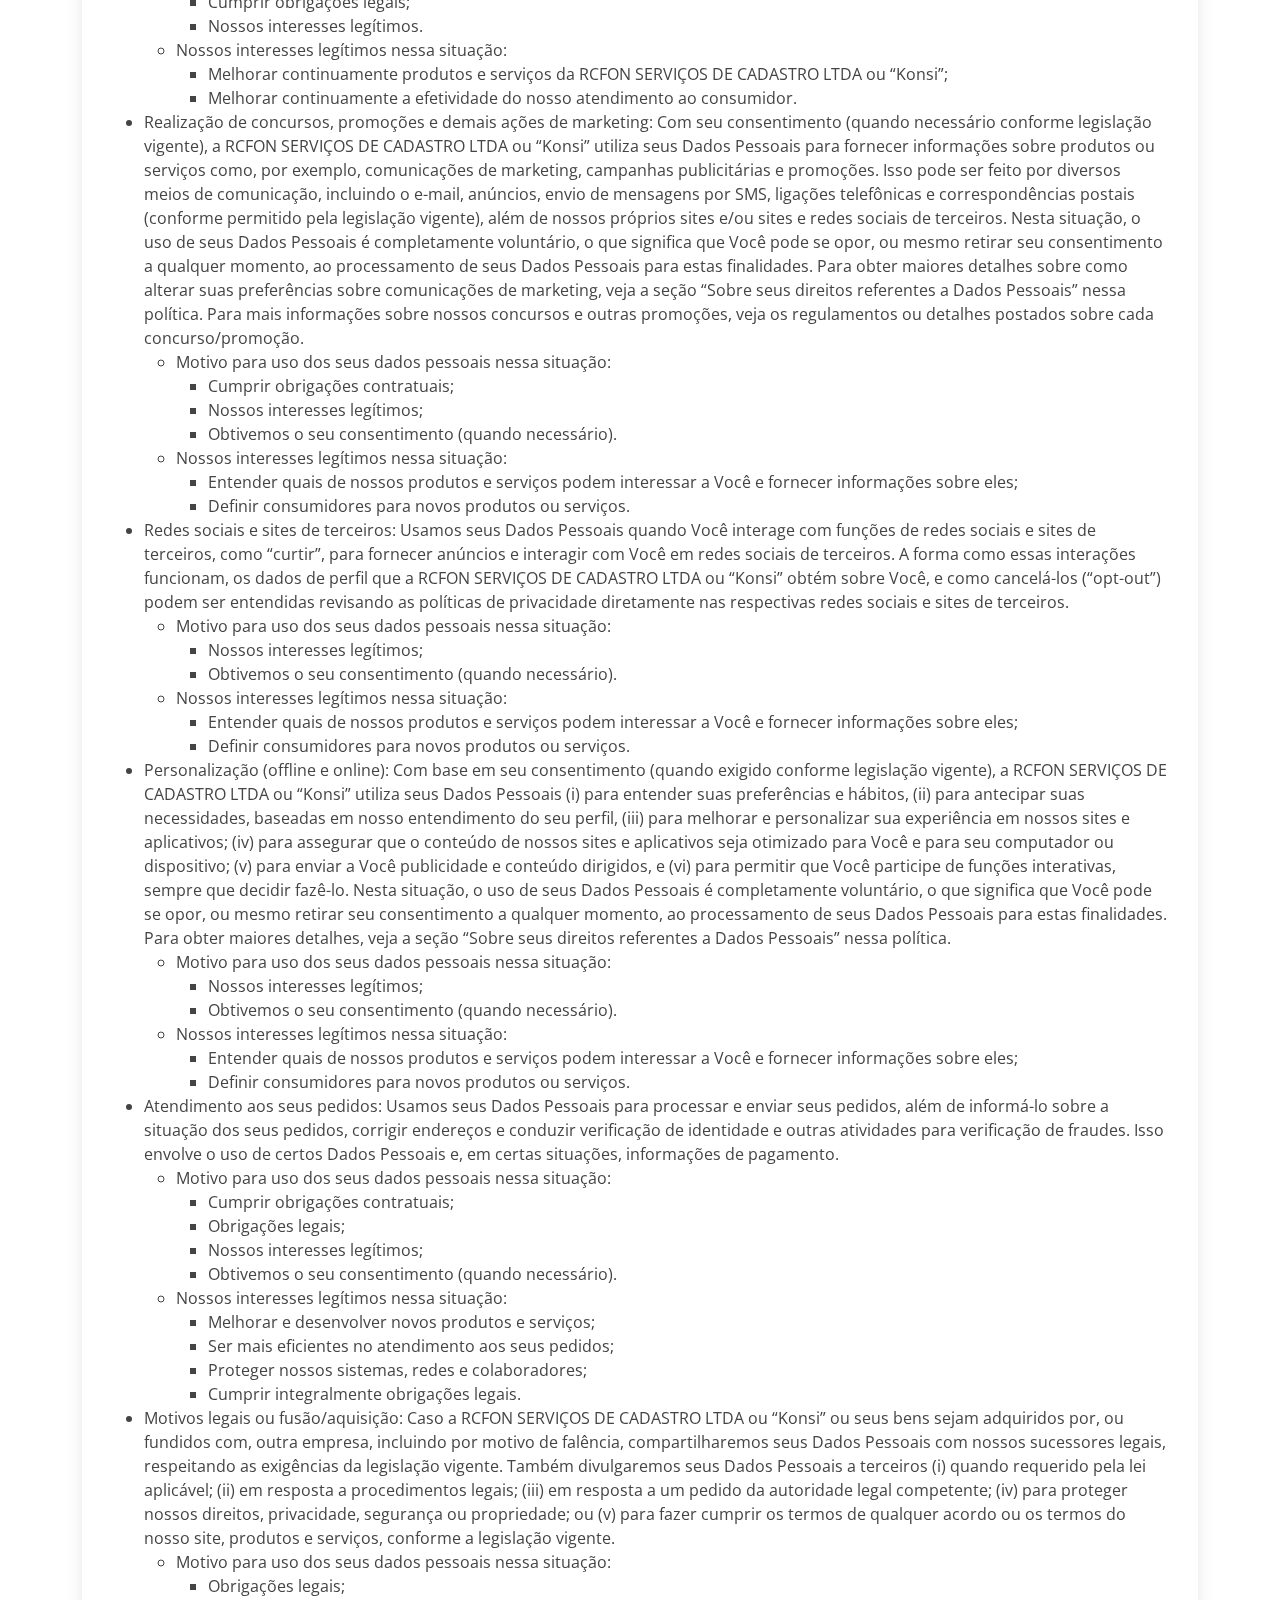
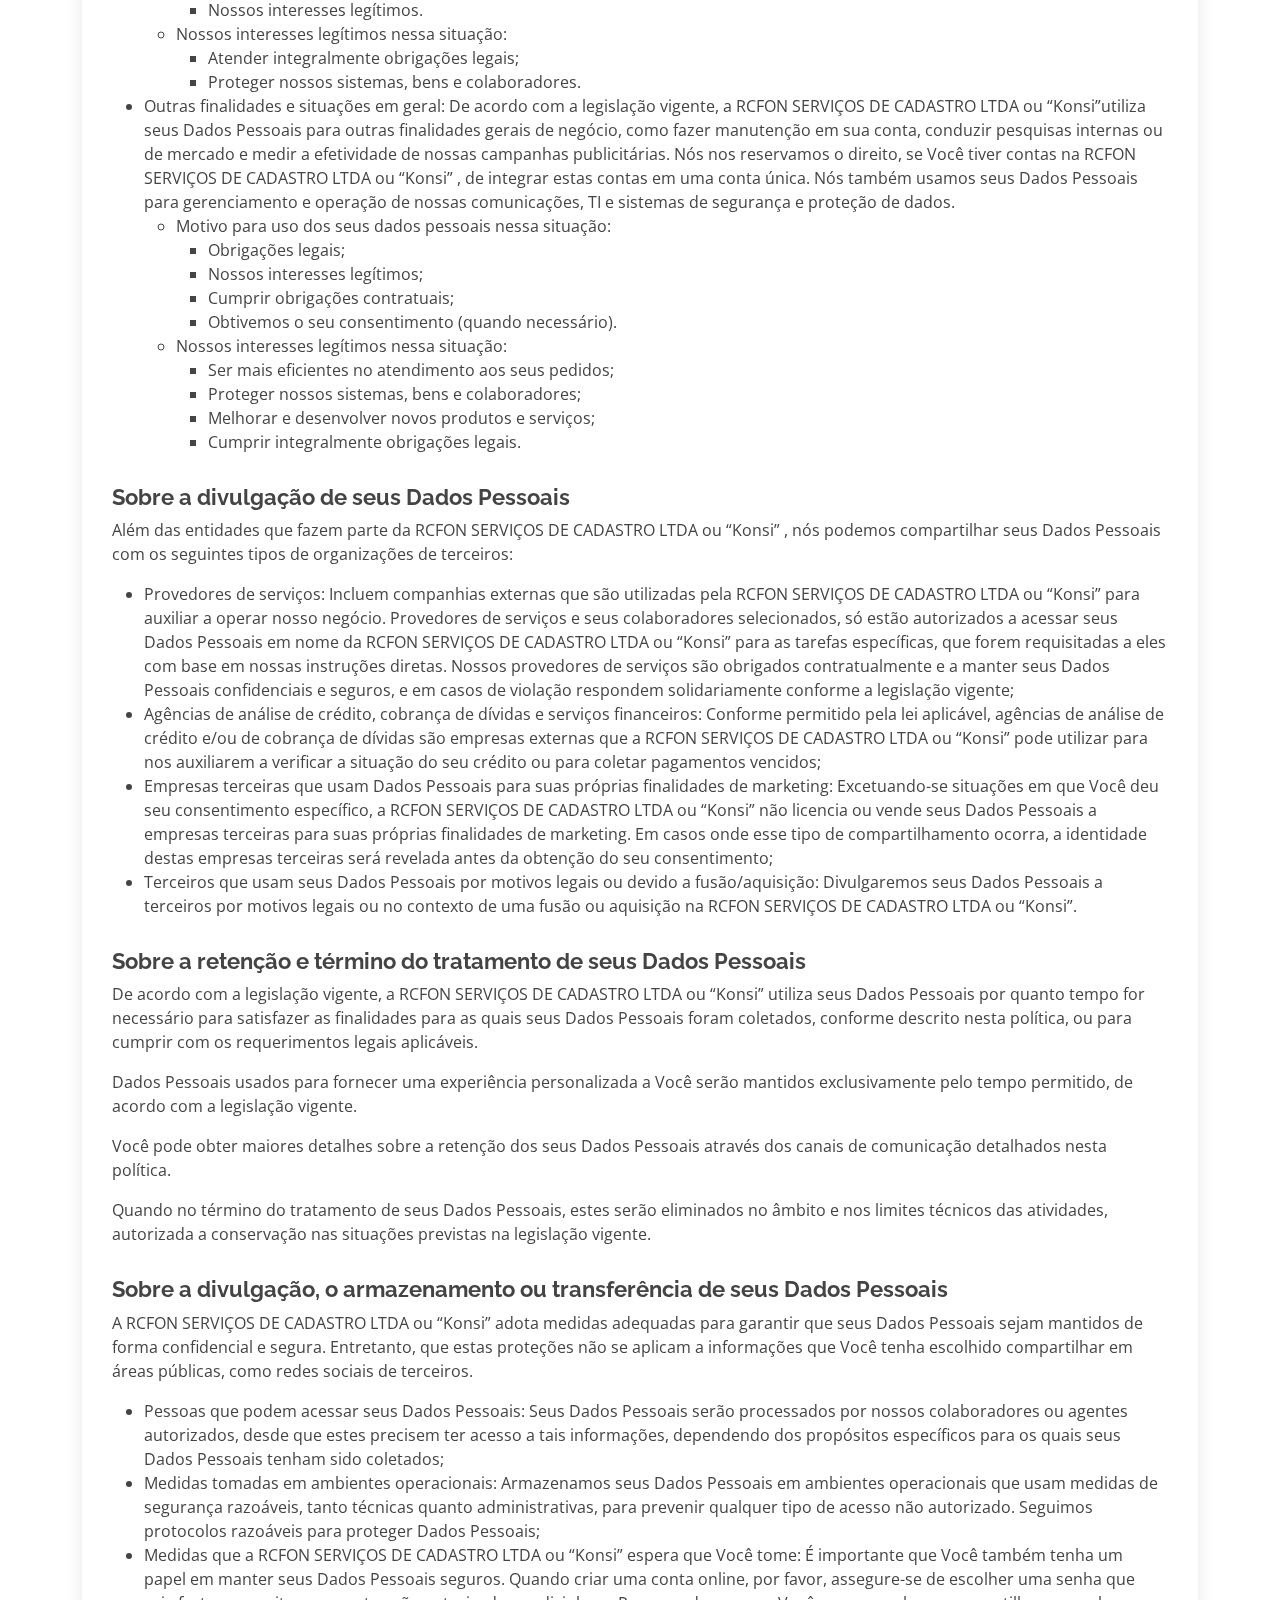
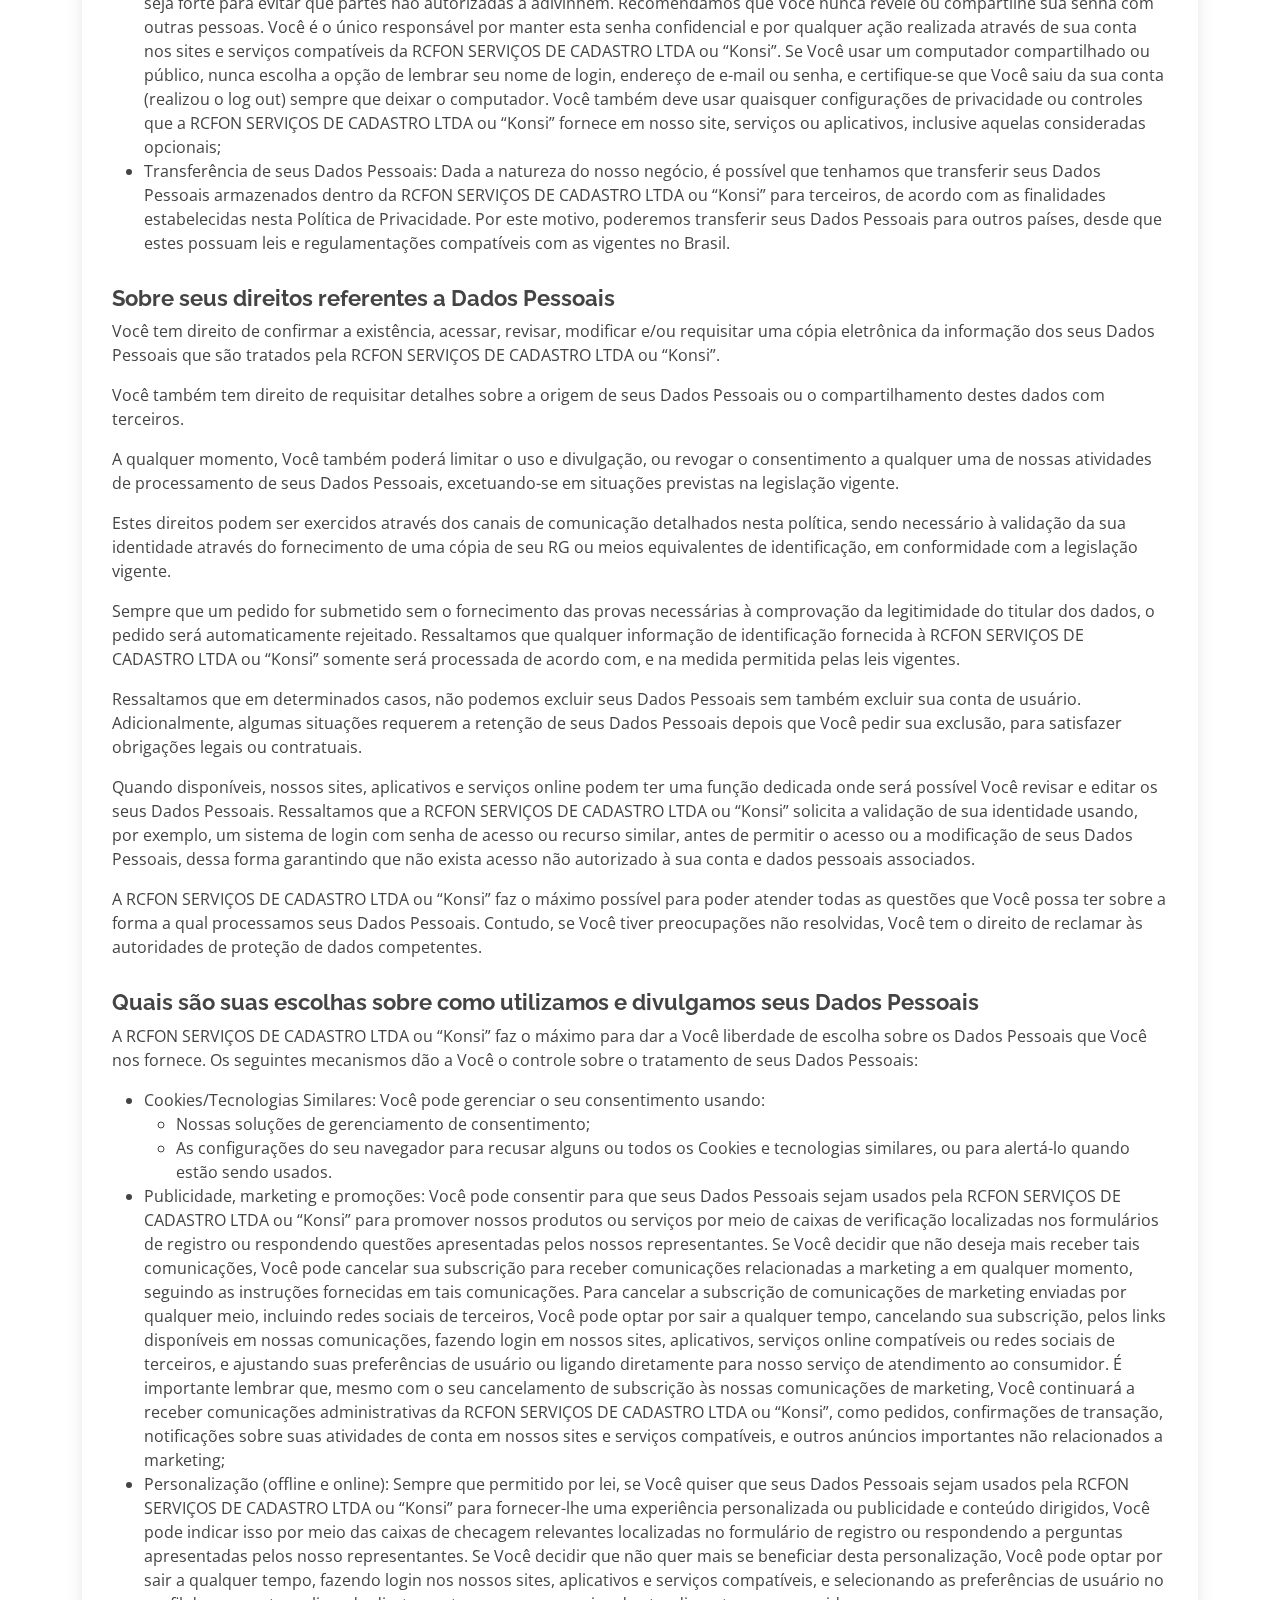
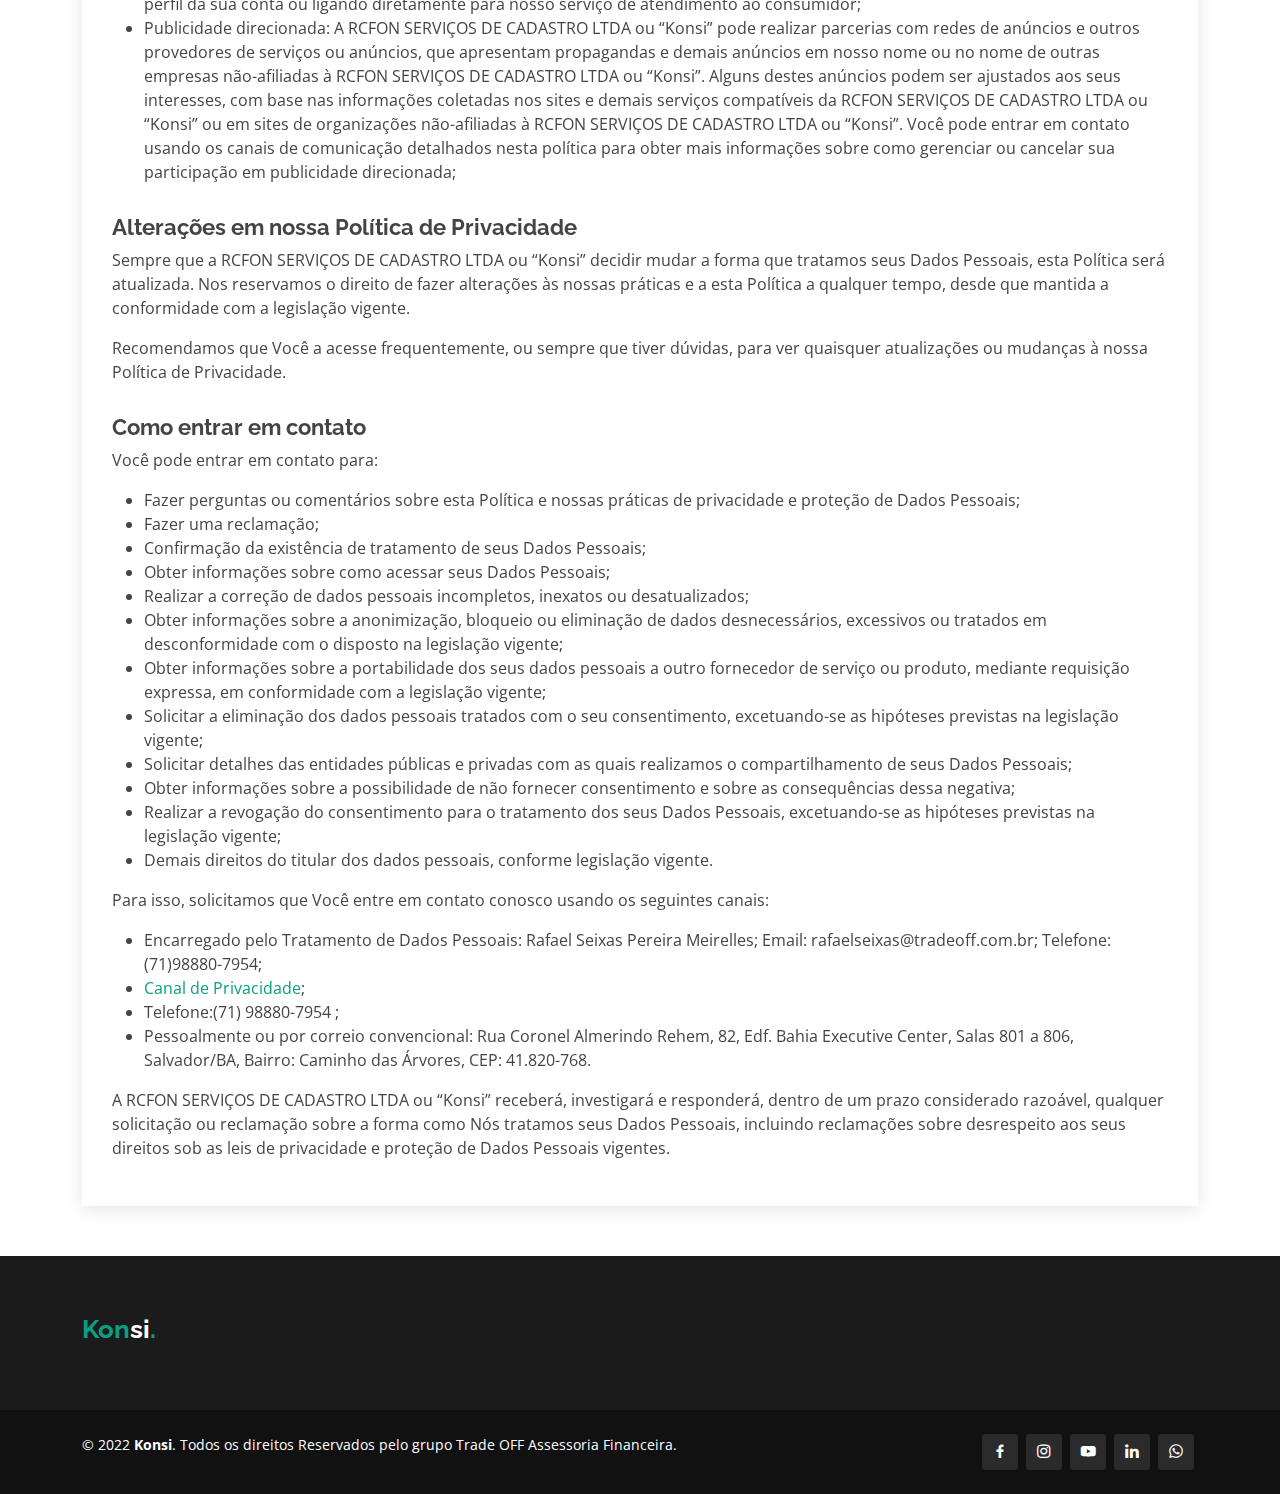
<file: pp/index.html>
<!DOCTYPE html>
<html lang="pt-br">

<head>
  <meta charset="utf-8">
  <meta content="width=device-width, initial-scale=1.0" name="viewport">

  <title> Política de Privacidade Konsi </title>
  <meta
    content="Posts informativos com assuntos diversos sobre o mundo das finanças e do crédito. Venha ficar por dentro de tudo!"
    name="description">
  <meta>
  <meta
    content="blog da konsi, tudo sobre credito consignado, app para comparar taxas de juros, como reduzir a minha taxa de juros consignado, tudo sobre portabilidade de emprestimo"
    name="keywords">

  <meta content="Gabriel Nunes de Almeida" name="creator">

  <!-- Favicons -->
  <link href="../assets/img/favicon.ico" rel="icon">
  <link href="../assets/img/apple-touch-icon.png" rel="apple-touch-icon">

  <!-- Google Fonts -->
  <link
    href="https://fonts.googleapis.com/css?family=Open+Sans:300,300i,400,400i,600,600i,700,700i|Raleway:300,300i,400,400i,500,500i,600,600i,700,700i|Poppins:300,300i,400,400i,500,500i,600,600i,700,700i"
    rel="stylesheet">

  <!-- Vendor CSS Files -->
  <link href="../assets/vendor/aos/aos.css" rel="stylesheet">
  <link href="../assets/vendor/bootstrap/css/bootstrap.min.css" rel="stylesheet">
  <link href="../assets/vendor/bootstrap-icons/bootstrap-icons.css" rel="stylesheet">
  <link href="../assets/vendor/boxicons/css/boxicons.min.css" rel="stylesheet">
  <link href="../assets/vendor/glightbox/css/glightbox.min.css" rel="stylesheet">
  <link href="../assets/vendor/remixicon/remixicon.css" rel="stylesheet">
  <link href="../assets/vendor/swiper/swiper-bundle.min.css" rel="stylesheet">

  <!-- Template Main CSS File -->
  <link href="../assets/css/style.css" rel="stylesheet">

  <!-- =======================================================
  * Template Name: Presento - v3.7.0
  * Template URL: https://bootstrapmade.com/presento-bootstrap-corporate-template/
  * Author: BootstrapMade.com
  * License: https://bootstrapmade.com/license/
  ======================================================== -->
</head>

<body>

  <!-- ======= Header ======= -->
  <header id="header" class="fixed-top d-flex align-items-center">
    <div class="container d-flex align-items-center">
      <!-- <h1 class="logo me-auto"><a href="index.html">Konsi<span>.</span></a></h1> -->
      <!-- Uncomment below if you prefer to use an image logo -->
      <a href="../index.html" class="logo me-auto"><img src="../assets/img/logo-konsi-name-black.png" alt="logo konsi" /></a>

      <nav id="navbar" class="navbar order-last order-lg-0">
        <ul>
          
          <li class="dropdown">
            <a href="#"><span>Privacidade</span> <i class="bi bi-chevron-down"></i></a>
            <ul>
              <li>
                <a class="nav-link scrollto" href="index.html">Política de Privacidade</a>
              </li>
              <li>
                <a class="nav-link scrollto" href="../tu/index.html">Termos de Uso</a>
              </li>
              <li>
                <a class="nav-link scrollto" href="https://app.protegon.com.br/#/external_request/ed3c5463"
                  target="_blank">Canal de Privacidade</a>
              </li>
              <li>
                <a class="nav-link scrollto" href="https://app.protegon.com.br/#/external_incident_complaint/cc8c1692"
                  target="_blank">Canal de Denúncia</a>
              </li>
            </ul>
          </li>
        </ul>
        <i class="bi bi-list mobile-nav-toggle"></i>
      </nav>
      <!-- .navbar -->
    </div>
  </header>
  <!-- End Header -->

  <main id="main">

    <!-- ======= Blog Single Section ======= -->
    <section id="blog" class="blog">
      <div class="container" data-aos="fade-up">

        <div class="row">

          <div class="col-lg-12 entries">

            <article class="entry entry-single">


              <h2 class="entry-title">
                <a>Política de Privacidade e Proteção de Dados Pessoais</a>
              </h2>

              <div class="entry-content">
                <p>
                  Por favor, leia esta Política de Privacidade e Proteção de Dados Pessoais cuidadosamente para entender
                  nossas políticas e práticas sobre seus Dados Pessoais e como o tratamento destes dados é realizado.
                </p>
                <p>
                  Esta Política se aplica a indivíduos (pessoas naturais) que interagem com RCFON SERVIÇOS DE
                  CADASTRO LTDA ou “Konsi” como consumidores (“Você”). Esta Política explica como seus Dados Pessoais
                  são coletados, usados e divulgados pelo serviços RCFON SERVIÇOS DE CADASTRO LTDA ou “Konsi” (referido
                  nessa política como “RCFON SERVIÇOS DE CADASTRO LTDA ou "Konsi"", “Nós”, “Conosco”). Ela também
                  informa como Você pode acessar e atualizar
                  seus Dados Pessoais e tomar certas decisões sobre como seus Dados Pessoais são utilizados.</p>
                <p>
                  Esta Política abrange nossas atividades de coleta de dados tanto online quanto offline, abrangendo os
                  Dados
                  Pessoais que Nós coletamos por meio dos nossos vários canais, incluindo – mas não limitado a – Sites
                  na
                  web, Aplicativos, Redes Sociais de terceiros, Serviço de Atendimento ao Consumidor, Pontos de Venda,
                  Pesquisas e Eventos. Por favor, note que Nós poderemos agregar Dados Pessoais combinados de diferentes
                  fontes (por exemplo, nosso site e eventos offline). Como parte disso, Nós combinamos os Dados Pessoais
                  que foram originalmente coletados por diferentes entidades da RCFON SERVIÇOS DE CADASTRO LTDA
                  ou “Konsi” ou parceiros. Você pode consultar a
                  seção “Sobre seus direitos referentes a Dados Pessoais” para obter mais informações sobre como se opor
                  a isso.
                  <p>Em alguns casos específicos, se Você decidir por não nos fornecer os seus Dados Pessoais apontados
                    como necessários (Nós indicaremos quando esse for o caso, por exemplo, colocando explicitamente essa
                    informação em nossos formulários de registro), nós talvez não possamos fornecer a Você nossos
                    produtos e/ou serviços.</p>
                  <h3>Fontes de Dados Pessoais</h3>
                  <p>
                    Nós coletamos seus Dados Pessoais através das seguintes fontes:
                  </p>
                  <ul>
                    <li>Sites da RCFON SERVIÇOS DE CADASTRO LTDA ou “Konsi”: Todos os nossos sites podem ser utilizados
                      para coleta de dados pessoais. Isso inclui tanto site que operamos diretamente através dos nossos
                      domínios e endereços IPs, quanto sites ou páginas que Nós estabelecemos em serviços de terceiros,
                      como Facebook, Linkedin, e demais terceiros que ofertam esse tipo de serviço;</li>
                    <li>Correio Eletrônico e sistemas de troca de mensagens instantâneas: Serviços utilizados para
                      manter comunicações eletrônicas entre Você e a RCFON SERVIÇOS DE CADASTRO LTDA ou
                      “Konsi”, incluindo aqueles disponibilizados diretamente por Nós, ou serviços de terceiros como
                      WhatsApp, Telegram, SMS (serviço de mensagens curtas) e similares;</li>
                    <li>Aplicativos móveis da RCFON SERVIÇOS DE
                      CADASTRO LTDA ou “Konsi”: Aplicativos móveis fornecidos diretamente pela
                      RCFON SERVIÇOS DE CADASTRO LTDA ou “Konsi” ou através de serviços de terceiros como
                      Google ou Apple;</li>
                    <li>Atendimento ao consumidor e central de vendas: Comunicações realizadas com Você através das
                      nossas centrais de atendimento e vendas;</li>
                    <li>Anúncios, propagandas e formulários online: Interações com qualquer tipo de anúncios,
                      propagandas e formulários online da RCFON SERVIÇOS DE CADASTRO LTDA ou “Konsi”;</li>
                    <li>Registros offline: Registros preenchidos offline, distribuídos durante eventos e outras
                      interações com a RCFON SERVIÇOS DE CADASTRO LTDA ou “Konsi”;</li>
                    <li>Dados recebidos de terceiros: Incluindo, mas não limitado a redes sociais e sites de terceiros
                      como, por exemplo, Facebook, Instagram, Linkedin, e similares, serviços de agregadores de dados,
                      parceiros da RCFON SERVIÇOS DE CADASTRO LTDA ou “Konsi”, fontes públicas e dados
                      recebidos durante aquisição de outras empresas.</li>
                  </ul>

                  <h3>Quais são seus Dados Pessoais que coletamos e como são coletados</h3>
                  <p>
                    Durante sua interação junto a RCFON SERVIÇOS DE CADASTRO LTDA ou “Konsi”, usando uma das
                    fontes de coleta previamente mencionadas, podemos coletar vários tipos de dados pessoais sobre Você,
                    conforme exposto a seguir:</p>
                  <ul>
                    <li>Informações de Contato: Inclui qualquer tipo de informação que possa facilitar nosso contato com
                      Você, incluindo seu endereço físico de correspondência, números de telefone, endereços de correio
                      eletrônico, sites e perfis em redes sociais;</li>
                    <li>Informações de login: Inclui informações para se identificar e autenticar em serviços fornecidos
                      pela RCFON SERVIÇOS DE CADASTRO LTDA ou “Konsi”, incluindo seu nome de registro (login),
                      senha em formato irrecuperável (criptografado), e perguntas de segurança;</li>
                    <li>Informações demográficas e seus interesses: Qualquer informação que possa descrever seus dados
                      demográficos, hábitos ou suas características de comportamento, incluindo itens como seu
                      aniversário, data de nascimento, idade ou faixa etária, gênero, localização geográfica, produtos
                      favoritos, hobbies e passatempos, demais interesses e informações familiares ou sobre seu estilo
                      de vida;</li>
                    <li>Informações técnicas sobre seus equipamentos computacionais ou dispositivos móveis: Detalhes
                      sobre o seu computador ou outro dispositivo portátil que foi utilizado para acessar um de nossos
                      sites, serviços ou aplicativos, incluindo o registro do endereço IP utilizado para conectar seu
                      computador ou dispositivo à internet, incluindo sua localização geográfica, o tipo e a versão de
                      sistema operacional e o tipo e a versão do navegador da web. Se Você acessar um site ou aplicativo
                      da RCFON SERVIÇOS DE CADASTRO LTDA ou “Konsi” usando um dispositivo móvel, como um
                      celular inteligente ou tablet, as informações coletadas também incluirão, sempre que permitido, o
                      ID de dispositivo exclusivo de seu telefone, a localização geográfica e outros dados similares do
                      dispositivo móvel;</li>
                    <li>Informações sobre como Você utiliza nossos sites e serviços. Durante sua interação com nossos
                      sites e serviços, Nós utilizamos tecnologias de coleta automática de dados para capturar
                      informações sobre as ações que Você tomou. Isso pode incluir detalhes como em quais links Você
                      clica, quais páginas ou conteúdos Você visualiza e por quanto tempo, e outras informações e
                      estatísticas semelhantes sobre suas interações, como tempos de resposta a conteúdo, erros de
                      download e duração das visitas a determinadas páginas. Essas informações são capturadas por meio
                      de tecnologias automatizadas, como Cookies (Cookies de navegador, Cookies Flash e similares) e web
                      beacons, e também via rastreamento de terceiros. Você possui total liberdade para se opor à
                      utilização de tais tecnologias, para isso consulte os detalhes, na Seção “Sobre seus direitos
                      referentes a Dados Pessoais”;</li>
                    <li>Pesquisas de mercado e feedback de consumidores: São informações que Você compartilha
                      voluntariamente com a RCFON SERVIÇOS DE CADASTRO LTDA ou “Konsi” sobre sua experiência de uso de
                      nossos produtos e serviços;</li>
                    <li>Conteúdo gerado por consumidores: Incluindo qualquer conteúdo que Você cria e compartilha com a
                      RCFON SERVIÇOS DE
                      CADASTRO LTDA ou “Konsi” em redes sociais de terceiros ou por meio de carregamento para um de
                      nossos sites, aplicativos e demais serviços online e offline, incluindo o uso de aplicativos de
                      rede social de terceiros, como o Facebook, Instagram, Linkedin e similares. Esses dados incluem
                      textos, comentários, artigos, fotos, vídeos, histórias pessoais ou outros conteúdos e mídias
                      semelhantes. Sempre que permitido, Nós coletamos e publicamos conteúdos gerados por consumidores
                      em conexão com uma variedade de atividades, incluindo divulgação de produtos e serviços do RCFON
                      SERVIÇOS DE CADASTRO LTDA ou “Konsi” , concursos, premiações e outras promoções, recursos de
                      comunidade do site, engajamento de consumidores e redes sociais de terceiros;</li>
                    <li>Informações de redes sociais de terceiros: Trata-se de quaisquer dados que Você compartilha
                      publicamente em uma rede social de terceiros ou informações que fazem parte de seu perfil em uma
                      rede social de terceiros (como o Facebook, Instagram, Linkedin e similares) e que Você permite que
                      a rede social de terceiros compartilhe Conosco. Esses dados podem incluir detalhes como suas
                      informações básicas de conta (nome, endereço de e-mail, gênero, data de nascimento, cidade atual,
                      foto de perfil, ID de usuário, lista de amigos e informações similares.) e quaisquer outras
                      informações ou atividades adicionais que Você permita que a rede social de terceiros compartilhe
                      conosco. Nós recebemos suas informações de perfil de rede social de terceiros (ou partes delas)
                      sempre que Você baixa um item ou interage com um aplicativo ou serviço da web da RCFON SERVIÇOS DE
                      CADASTRO LTDA ou “Konsi” em uma rede social de terceiros, sempre que Você utiliza um recurso de
                      rede social que é integrado a um site da RCFON SERVIÇOS DE CADASTRO LTDA ou “Konsi” ou sempre que
                      Você interage Conosco por meio de uma rede social de terceiros. Para saber mais sobre como suas
                      informações de uma rede social de terceiros são obtidas pela RCFON SERVIÇOS DE
                      CADASTRO LTDA ou “Konsi” ou para
                      optar por não compartilhar essas informações de rede social, visite o site da rede social de
                      terceiros específica;</li>
                    <li>Informações financeiras e de pagamento: Quaisquer dados que a RCFON SERVIÇOS DE CADASTRO LTDA ou
                      “Konsi” necessita para atender a um pedido, ou que Você usa para fazer uma compra, como os dados
                      de seu cartão de débito ou crédito (nome do titular do cartão, número do cartão, data de validade
                      e etc.) ou outras formas de pagamento utilizadas. A RCFON SERVIÇOS DE CADASTRO LTDA ou “Konsi” ou
                      nossos prestadores de serviço de processamento de pagamentos manuseia suas informações financeiras
                      e de pagamento em conformidade com as leis, normas e os padrões de segurança aplicáveis, como o
                      PCI DSS (“Payment Card Industry Secutiry Standards Council”);</li>
                    <li>Contatos com nosso Serviço de Atendimento ao Consumidor e Central de Vendas: Suas interações
                      com nossos Serviço de Atendimento ao Consumidor e Central de Vendas podem ser gravadas ou ouvidas,
                      de acordo com as leis aplicáveis, para necessidades operacionais da RCFON SERVIÇOS DE CADASTRO
                      LTDA ou “Konsi” Detalhes de informações financeiras e de pagamentos não são gravados. Quando
                      exigido por lei, Você será informado sobre tal gravação ainda no início de sua chamada;</li>
                    <li>Dados Pessoais Sensíveis: a RCFON SERVIÇOS DE CADASTRO LTDA ou “Konsi” não lida normalmente
                      com Dados Pessoais considerados sensíveis de acordo com a legislação vigente, dessa forma não
                      temos a intenção de coletar ou processar dados pessoais sensíveis no curso normal de suas
                      interações com nossos produtos ou serviços. Quando houver legitimo interesse ou for necessário
                      processar seus dados pessoais sensíveis, por qualquer motivo, nós obteremos seu prévio, expresso e
                      formal consentimento para qualquer processamento que for voluntário (por exemplo, para finalidades
                      de marketing). Se processarmos seus dados pessoais sensíveis para outras finalidades, Nós nos
                      apoiamos nas seguintes bases legais: (i) detecção e prevenção de crime; e (ii) cumprimento da lei
                      aplicável.</li>
                  </ul>
                  <h3>Sobre de Dados Pessoais de Crianças e Adolescentes</h3>
                  <p> A RCFON SERVIÇOS DE CADASTRO LTDA ou “Konsi” não solicita, coleta, processa, armazena e
                    compartilha, conscientemente, dados pessoais de crianças e adolescentes menores de idade. Se
                    descobrirmos a ocorrência de qualquer tipo de manuseio dos referidos dados, de forma não-intencional,
                    removeremos os dados pessoais daquela criança ou adolescente de nossos registros rapidamente.</p>
                  <p>Entretanto, a RCFON SERVIÇOS DE CADASTRO LTDA ou “Konsi” pode coletar dados pessoais de crianças e
                    adolescentes diretamente dos seus pais ou responsáveis legais, e com consentimento explícito, e de
                    acordo com as regras da legislação vigente.
                  </p>

                  <h3>Sobre o uso de Cookies, arquivos de registros (logs) e similares</h3>
                  <p>Cookies são pequenos arquivos de texto que podem ser colocados no seu computador ou dispositivo
                    portátil por sites ou serviços na web que Você utiliza. São utilizados para garantir o bom
                    funcionamento de sites e demais serviços online, assim como para fornecer informações aos
                    proprietários do site ou serviço online.
                  </p>
                  <p>Cookies são utilizados para melhorar o uso e a funcionalidade dos sites e demais serviços na web
                    compatíveis da RCFON SERVIÇOS DE CADASTRO LTDA ou “Konsi” e entender melhor como nossos visitantes
                    utilizam os nossos sites e serviços online, bem como as ferramentas e serviços por eles oferecidos.
                    Os Cookies nos facilitam o processo de adaptar os sites da RCFON SERVIÇOS DE CADASTRO LTDA ou
                    “Konsi” às suas necessidades pessoais, facilitando sempre que possível o seu uso, receber feedback
                    da satisfação dos nossos consumidores.
                  </p>
                  <p>A RCFON SERVIÇOS DE CADASTRO LTDA ou “Konsi” usa os seguintes tipos de Cookies em seus sites e serviços compatíveis:
                  </p>

                  <ul>
                    <li>Cookies de sessão: São Cookies de uso temporário, que são excluídos no momento em que Você
                      fecha o seu navegador. Quando Você reinicia o seu navegador e volta para o site que criou o
                      cookie, esse site trata Você como um novo visitante;</li>
                    <li>Cookies persistentes: São aqueles Cookies que permanecem no seu navegador até Você deletá-los
                      manualmente ou até o seu navegador deletá-los de acordo com o período de duração estabelecido pelo
                      cookie. Esses Cookies reconhecerão seu retorno como visitante a um site ou serviço do RCFON
                      SERVIÇOS DE CADASTRO LTDA ou “Konsi”;</li>
                    <li>Cookies necessários: São Cookies estritamente necessários para a operação de um site ou
                      serviço compatível da RCFON SERVIÇOS DE CADASTRO LTDA ou “Konsi” Eles permitem que Você navegue
                      pelo site e use nossos recursos;</li>
                    <li>Cookies que nos mandam informações sobre Você: Nós colocamos esse tipo de Cookies em um site
                      ou serviço compatível da RCFON SERVIÇOS DE CADASTRO LTDA ou “Konsi” e este tipo de Cookie só podem
                      ser lidos por nossos sites e serviços compatíveis;</li>
                    <li>Cookies em propagandas da RCFON SERVIÇOS DE CADASTRO LTDA ou “Konsi” : Colocamos Cookies em
                      propagandas e anúncios que são exibidos em sites e serviços compatíveis de terceiros. Obtemos
                      informações através desses Cookies quando Você clica ou interage com a propaganda ou anúncio.
                      Neste caso, a RCFON SERVIÇOS DE CADASTRO LTDA ou “Konsi” está colocando um cookie “de terceiro”.
                      Nós podemos usar esses dados obtidos por Cookies de terceiros para mandar-lhe outras propagandas
                      que acreditamos ser relevantes ou de seu interesse com base no seu comportamento anterior;</li>
                    <li>Cookies que compartilham suas informações para terceiros: São Cookies colocados em um site da
                      RCFON SERVIÇOS DE CADASTRO LTDA ou “Konsi” por nossas companhias parceiras, como serviços de
                      anúncios online. Eles podem usar os dados coletados por esses Cookies para lhe enviar anonimamente
                      propagandas direcionadas de outros sites, com base em sua visita a sites ou serviços compatíveis
                      da RCFON SERVIÇOS DE CADASTRO LTDA ou “Konsi”.
                    </li>
                  </ul>
                  <p>Os sites e serviços compatíveis da RCFON SERVIÇOS DE CADASTRO LTDA ou “Konsi” também podem usar
                    outras tecnologias de rastreamento similares a Cookies, que podem coletar informações tais como
                    endereços IP, arquivos de registro e sinalizadores da web, dentre outras. Esses dados também são
                    utilizados para nos ajudar a adaptar os sites e demais serviços compatíveis da RCFON SERVIÇOS DE
                    CADASTRO LTDA ou “Konsi” às suas necessidades pessoais.
                  </p>
                  <p>Veja mais detalhes a seguir:
                  </p>
                  <ul>

                    <li>Endereços de IP: Um endereço de IP é um número usado na internet ou em uma rede para identificar
                      seu computador. Todas as vezes que Você se conecta na internet seu computador recebe um IP
                      atribuído pelo seu provedor de serviços de internet. Podemos registrar Endereços de IP para as
                      seguintes finalidades:
                      <ul>
                        <li>Tratamento de problemas técnicos;</li>
                        <li>Manutenção da proteção e segurança dos nossos sites e demais serviços online;</li>
                        <li>Obter uma melhor compreensão de como nossos sites e demais serviços online são utilizados;
                        </li>
                        <li>Adaptar nosso conteúdo às suas necessidades, dependendo da sua localização geográfica.</li>
                      </ul>
                    </li>
                    <li>Arquivos de Registro: A RCFON SERVIÇOS DE CADASTRO LTDA ou “Konsi” ou um terceiro trabalhando em
                      nosso nome, poderá coletar informações na forma de arquivos de registro (logs) que detalham as
                      atividades do site e coletam estatísticas sobre os hábitos de navegação do usuário. Normalmente
                      esses registros são gerados anonimamente e nos ajudam a entender detalhes como:</li>
                    <ul>
                      <li>O tipo de navegador e o sistema utilizado pelos usuários de nossos sites ou serviços online;
                      <li>Detalhes sobre a sessão do usuário, incluindo a URL de origem, a data, hora e quais páginas o
                        usuário visitou em nossos sites e serviços compatíveis, e quanto tempo o usuário permaneceu
                        utilizando-os;
                      <li>Demais detalhes de navegação ou de contagem de cliques incluindo relatórios de tráfego de
                        site, contagem de visitantes únicos e dados similares.
                    </ul>
                    <li>
                      Sinalizadores da web (web beacons): Nós podemos utilizar os sinalizadores da web (ou GIFs
                      transparentes) nos sites da RCFON SERVIÇOS DE CADASTRO LTDA ou “Konsi” . Os sinalizadores da web
                      (também conhecidos como webbugs ou web beacons) são pequenas sequências de código que permitem a
                      entrega de uma imagem gráfica em uma página da web com o objetivo de transferir dados de volta
                      para
                      nós. Usamos as informações dos sinalizadores da web para os mais variados propósitos, incluindo:
                      <ul>
                        <li>Entender como um usuário responde a campanhas de e-mail;
                        </li>
                        <li>Relatórios de tráfego dos nossos sites e serviços compatíveis;
                        </li>
                        <li>Realizar a contagem de visitantes únicos, auditoria e relatórios de propaganda e e-mail,
                          e
                          personalização em nossos sites e demais serviços compatíveis.
                        </li>
                      </ul>
                    </li>
                    <p>É importante lembrar que cabe a Você assegurar que as configurações do seu computador ou
                      dispositivo
                      portátil reflitam se Você consente em aceitar Cookies ou não.</p>
                    <p>A maioria dos navegadores permite que Você estabeleça regras para avisá-lo antes de aceitar
                      Cookies
                      ou simplesmente recusá-los. Você não precisa ter Cookies habilitados para usar ou navegar a maior
                      parte dos sites e serviços online da RCFON SERVIÇOS DE CADASTRO LTDA ou “Konsi” , entretanto neste
                      caso não podemos assegurar que Você vai conseguir acessar todos os seus recursos. Recomendamos que
                      Você veja no botão “ajuda” no seu navegador como realizar esse tipo de configuração. Lembre-se que
                      se Você usar navegadores, ou mesmo computadores e/ou dispositivos portáteis diferentes em locais
                      diferentes, Você precisará se assegurar de que cada dispositivo e navegador esteja ajustado para
                      suas preferências pessoais de Cookies.</p>
                    <p>Como os nossos sinalizadores da web (web beacons) podem fazer parte de uma página da web, não é
                      possível excluir (“opt-out”) esse tipo de recurso, mas Você pode torná-lo completamente
                      não-funcional ativando o recurso “opt-out” para os Cookies colocados por esse sinalizador.
                    </p>
                  </ul>

                  <h3>Sobre o uso de seus Dados Pessoais</h3>
                  <p>Os itens a seguir descrevem as finalidades para as quais a RCFON SERVIÇOS DE CADASTRO LTDA ou
                    “Konsi” coleta seus Dados Pessoais, e os diferentes tipos de Dados Pessoais que coletamos para cada
                    finalidade. Note, por favor, que nem todos os usos abaixo serão relevantes para todos os indivíduos
                    e
                    podem se aplicar apenas a situações específicas:</p>
                  <ul>
                    <li>Serviços ao consumidor: Seus Dados Pessoais são utilizados para finalidade de prestar serviços
                      ao consumidor, incluindo responder a suas dúvidas, questionamentos e sugestões. Usualmente, isso
                      requer certas informações pessoais de contato e informações sobre o motivo de seu questionamento,
                      dúvida ou sugestão, por exemplo, qual foi o seu pedido, se existe um problema técnico, questão ou
                      reclamação sobre produto, questionamento em geral;</li>
                    <ul>
                      <li>Motivo uso dos seus dados pessoais nessa situação:
                        <ul>
                          <li>Cumprir obrigações contratuais;</li>
                          <li>Cumprir obrigações legais;</li>
                          <li>Nossos interesses legítimos.</li>
                        </ul>
                      </li>
                      <li>Nossos interesses legítimos nessa situação:
                        <ul>
                          <li>Melhorar continuamente produtos e serviços da RCFON SERVIÇOS DE CADASTRO LTDA ou
                            “Konsi”;
                          </li>
                          <li>Melhorar continuamente a efetividade do nosso atendimento ao consumidor.</li>
                        </ul>
                      </li>
                    </ul>
                    <li>
                      Realização de concursos, promoções e demais ações de marketing: Com seu consentimento (quando
                      necessário conforme legislação vigente), a RCFON SERVIÇOS DE CADASTRO LTDA ou “Konsi” utiliza seus
                      Dados Pessoais para fornecer informações sobre produtos ou serviços como, por exemplo,
                      comunicações de marketing, campanhas publicitárias e promoções. Isso pode ser feito por diversos
                      meios de comunicação, incluindo o e-mail, anúncios, envio de mensagens por SMS, ligações
                      telefônicas e correspondências postais (conforme permitido pela legislação vigente), além de
                      nossos próprios sites e/ou sites e redes sociais de terceiros. Nesta situação, o uso de seus Dados
                      Pessoais é completamente voluntário, o que significa que Você pode se opor, ou mesmo retirar seu
                      consentimento a qualquer momento, ao processamento de seus Dados Pessoais para estas finalidades.
                      Para obter maiores detalhes sobre como alterar suas preferências sobre comunicações de marketing,
                      veja a seção “Sobre seus direitos referentes a Dados Pessoais” nessa política. Para mais
                      informações sobre nossos concursos e outras promoções, veja os regulamentos ou detalhes postados
                      sobre cada concurso/promoção.
                      <ul>
                        <li>
                          Motivo para uso dos seus dados pessoais nessa situação:
                          <ul>
                            <li>Cumprir obrigações contratuais;</li>
                            <li>Nossos interesses legítimos;</li>
                            <li>Obtivemos o seu consentimento (quando necessário).</li>
                          </ul>
                        </li>
                        <li>
                          Nossos interesses legítimos nessa situação:
                          <ul>
                            <li>Entender quais de nossos produtos e serviços podem interessar a Você e fornecer
                              informações sobre eles; </li>
                            <li>Definir consumidores para novos produtos ou serviços.</li>
                          </ul>
                        </li>
                      </ul>
                    </li>
                    <li>
                      Redes sociais e sites de terceiros: Usamos seus Dados Pessoais quando Você interage com funções de
                      redes sociais e sites de terceiros, como “curtir”, para fornecer anúncios e interagir com Você em
                      redes sociais de terceiros. A forma como essas interações funcionam, os dados de perfil que a
                      RCFON SERVIÇOS DE CADASTRO LTDA ou “Konsi” obtém sobre Você, e como cancelá-los (“opt-out”) podem
                      ser entendidas revisando as políticas de privacidade diretamente nas respectivas redes sociais e
                      sites de terceiros.
                      <ul>
                        <li>
                          Motivo para uso dos seus dados pessoais nessa situação:
                          <ul>
                            <li>Nossos interesses legítimos;</li>
                            <li>Obtivemos o seu consentimento (quando necessário).</li>
                          </ul>
                        </li>
                        <li>
                          Nossos interesses legítimos nessa situação:
                          <ul>
                            <li>Entender quais de nossos produtos e serviços podem interessar a Você e fornecer
                              informações sobre eles;</li>
                            <li>Definir consumidores para novos produtos ou serviços.</li>
                          </ul>
                        </li>
                      </ul>
                    </li>
                    <li>
                      Personalização (offline e online): Com base em seu consentimento (quando exigido conforme
                      legislação vigente), a RCFON SERVIÇOS DE CADASTRO LTDA ou “Konsi” utiliza seus Dados Pessoais (i)
                      para entender suas preferências e hábitos, (ii) para antecipar suas necessidades, baseadas em
                      nosso entendimento do seu perfil, (iii) para melhorar e personalizar sua experiência em nossos
                      sites e aplicativos; (iv) para assegurar que o conteúdo de nossos sites e aplicativos seja
                      otimizado para Você e para seu computador ou dispositivo; (v) para enviar a Você publicidade e
                      conteúdo dirigidos, e (vi) para permitir que Você participe de funções interativas, sempre que
                      decidir fazê-lo. Nesta situação, o uso de seus Dados Pessoais é completamente voluntário, o que
                      significa que Você pode se opor, ou mesmo retirar seu consentimento a qualquer momento, ao
                      processamento de seus Dados Pessoais para estas finalidades. Para obter maiores detalhes, veja a
                      seção “Sobre seus direitos referentes a Dados Pessoais” nessa política.
                      <ul>
                        <li>
                          Motivo para uso dos seus dados pessoais nessa situação:
                          <ul>
                            <li>Nossos interesses legítimos;</li>
                            <li>Obtivemos o seu consentimento (quando necessário).</li>
                          </ul>
                        </li>
                        <li>
                          Nossos interesses legítimos nessa situação:
                          <ul>
                            <li>Entender quais de nossos produtos e serviços podem interessar a Você e fornecer
                              informações sobre eles;</li>
                            <li>Definir consumidores para novos produtos ou serviços.</li>
                          </ul>
                        </li>
                      </ul>
                    </li>

                    <li>
                      Atendimento aos seus pedidos: Usamos seus Dados Pessoais para processar e enviar seus pedidos,
                      além de informá-lo sobre a situação dos seus pedidos, corrigir endereços e conduzir verificação de
                      identidade e outras atividades para verificação de fraudes. Isso envolve o uso de certos Dados
                      Pessoais e, em certas situações, informações de pagamento.<ul>
                        <li>
                          Motivo para uso dos seus dados pessoais nessa situação:<ul>
                            <li>Cumprir obrigações contratuais;</li>
                            <li>Obrigações legais;</li>
                            <li>Nossos interesses legítimos;</li>
                            <li>Obtivemos o seu consentimento (quando necessário).</li>
                          </ul>
                        </li>
                        <li>
                          Nossos interesses legítimos nessa situação:
                          <ul>
                            <li>Melhorar e desenvolver novos produtos e serviços;</li>
                            <li>Ser mais eficientes no atendimento aos seus pedidos;</li>
                            <li>Proteger nossos sistemas, redes e colaboradores;</li>
                            <li>Cumprir integralmente obrigações legais.</li>
                          </ul>
                        </li>
                      </ul>
                    </li>

                    <li>
                      Motivos legais ou fusão/aquisição: Caso a RCFON SERVIÇOS DE
                      CADASTRO LTDA ou “Konsi” ou seus bens sejam
                      adquiridos por, ou fundidos com, outra empresa, incluindo por motivo de falência,
                      compartilharemos seus Dados Pessoais com nossos sucessores legais, respeitando as exigências da
                      legislação vigente. Também divulgaremos seus Dados Pessoais a terceiros (i) quando requerido
                      pela lei aplicável; (ii) em resposta a procedimentos legais; (iii) em resposta a um pedido da
                      autoridade legal competente; (iv) para proteger nossos direitos, privacidade, segurança ou
                      propriedade; ou (v) para fazer cumprir os termos de qualquer acordo ou os termos do nosso site,
                      produtos e serviços, conforme a legislação vigente.<ul>
                        <li>
                          Motivo para uso dos seus dados pessoais nessa situação:<ul>
                            <li>Obrigações legais; </li>
                            <li>Nossos interesses legítimos.</li>
                          </ul>
                        </li>
                        <li>
                          Nossos interesses legítimos nessa situação:
                          <ul>
                            <li>Atender integralmente obrigações legais;</li>
                            <li>Proteger nossos sistemas, bens e colaboradores.</li>
                          </ul>
                        </li>
                      </ul>
                    </li>

                    <li>
                      Outras finalidades e situações em geral: De acordo com a legislação vigente, a RCFON SERVIÇOS DE
                      CADASTRO LTDA ou “Konsi”utiliza seus Dados Pessoais para outras finalidades gerais de negócio,
                      como fazer manutenção em sua conta, conduzir pesquisas internas ou de mercado e medir a
                      efetividade de nossas campanhas publicitárias. Nós nos reservamos o direito, se Você tiver contas
                      na RCFON SERVIÇOS DE CADASTRO LTDA ou “Konsi” , de integrar estas contas em uma conta única. Nós
                      também usamos seus Dados Pessoais para gerenciamento e operação de nossas comunicações, TI e
                      sistemas de segurança e proteção de dados.<ul>
                        <li>
                          Motivo para uso dos seus dados pessoais nessa situação: <ul>
                            <li>Obrigações legais;</li>
                            <li>Nossos interesses legítimos;</li>
                            <li>Cumprir obrigações contratuais;</li>
                            <li>Obtivemos o seu consentimento (quando necessário).</li>
                          </ul>
                        </li>
                        <li>
                          Nossos interesses legítimos nessa situação:
                          <ul>
                            <li>Ser mais eficientes no atendimento aos seus pedidos;</li>
                            <li>Proteger nossos sistemas, bens e colaboradores;</li>
                            <li>Melhorar e desenvolver novos produtos e serviços;</li>
                            <li>Cumprir integralmente obrigações legais.</li>
                          </ul>
                        </li>
                      </ul>
                    </li>
                  </ul>
                  <h3>Sobre a divulgação de seus Dados Pessoais</h3>
                  <p>Além das entidades que fazem parte da RCFON SERVIÇOS DE CADASTRO LTDA ou “Konsi” , nós podemos
                    compartilhar seus Dados Pessoais com os seguintes tipos de organizações de terceiros:</p>
                  <ul>
                    <li>Provedores de serviços: Incluem companhias externas que são utilizadas pela RCFON SERVIÇOS DE
                      CADASTRO LTDA ou “Konsi” para auxiliar a operar nosso negócio. Provedores de serviços e seus
                      colaboradores selecionados, só estão autorizados a acessar seus Dados Pessoais em nome da RCFON
                      SERVIÇOS DE CADASTRO LTDA ou “Konsi” para as tarefas específicas, que forem requisitadas a eles
                      com base em nossas instruções diretas. Nossos provedores de serviços são obrigados contratualmente
                      e a manter seus Dados Pessoais confidenciais e seguros, e em casos de violação respondem
                      solidariamente conforme a legislação vigente;</li>
                    <li>Agências de análise de crédito, cobrança de dívidas e serviços financeiros: Conforme permitido
                      pela lei aplicável, agências de análise de crédito e/ou de cobrança de dívidas são empresas
                      externas que a RCFON SERVIÇOS DE CADASTRO LTDA ou “Konsi” pode utilizar para nos auxiliarem a
                      verificar a situação do seu crédito ou para coletar pagamentos vencidos;</li>
                    <li>Empresas terceiras que usam Dados Pessoais para suas próprias finalidades de marketing:
                      Excetuando-se situações em que Você deu seu consentimento específico, a RCFON SERVIÇOS DE CADASTRO
                      LTDA ou “Konsi” não licencia ou vende seus Dados Pessoais a empresas terceiras para suas próprias
                      finalidades de marketing. Em casos onde esse tipo de compartilhamento ocorra, a identidade destas
                      empresas terceiras será revelada antes da obtenção do seu consentimento;</li>
                    <li>Terceiros que usam seus Dados Pessoais por motivos legais ou devido a fusão/aquisição:
                      Divulgaremos seus Dados Pessoais a terceiros por motivos legais ou no contexto de uma fusão ou
                      aquisição na RCFON SERVIÇOS DE CADASTRO LTDA ou “Konsi”.</li>
                  </ul>
                  <h3>Sobre a retenção e término do tratamento de seus Dados Pessoais</h3>
                  <p>De acordo com a legislação vigente, a RCFON SERVIÇOS DE CADASTRO LTDA ou “Konsi” utiliza seus Dados
                    Pessoais por quanto tempo for necessário para satisfazer as finalidades para as quais seus Dados
                    Pessoais foram coletados, conforme descrito nesta política, ou para cumprir com os requerimentos
                    legais aplicáveis.</p>
                  <p>Dados Pessoais usados para fornecer uma experiência personalizada a Você serão mantidos
                    exclusivamente pelo tempo permitido, de acordo com a legislação vigente.</p>
                  <p>Você pode obter maiores detalhes sobre a retenção dos seus Dados Pessoais através dos canais de
                    comunicação detalhados nesta política.</p>
                  <p>Quando no término do tratamento de seus Dados Pessoais, estes serão eliminados no âmbito e nos
                    limites técnicos das atividades, autorizada a conservação nas situações previstas na legislação
                    vigente.</p>
                  <h3>Sobre a divulgação, o armazenamento ou transferência de seus Dados Pessoais</h3>
                  <p>
                    A RCFON SERVIÇOS DE CADASTRO LTDA ou “Konsi” adota medidas adequadas para garantir que seus Dados
                    Pessoais sejam mantidos de forma confidencial e segura. Entretanto, que estas proteções não se
                    aplicam a informações que Você tenha escolhido compartilhar em áreas públicas, como redes sociais de
                    terceiros.
                  </p>

                  <ul>
                    <li>Pessoas que podem acessar seus Dados Pessoais: Seus Dados Pessoais serão processados por
                      nossos colaboradores ou agentes autorizados, desde que estes precisem ter acesso a tais
                      informações, dependendo dos propósitos específicos para os quais seus Dados Pessoais tenham sido
                      coletados;</li>
                    <li>Medidas tomadas em ambientes operacionais: Armazenamos seus Dados Pessoais em ambientes
                      operacionais que usam medidas de segurança razoáveis, tanto técnicas quanto administrativas, para
                      prevenir qualquer tipo de acesso não autorizado. Seguimos protocolos razoáveis para proteger Dados
                      Pessoais;</li>
                    <li>Medidas que a RCFON SERVIÇOS DE CADASTRO LTDA ou “Konsi” espera que Você tome: É importante
                      que Você também tenha um papel em manter seus Dados Pessoais seguros. Quando criar uma conta
                      online, por favor, assegure-se de escolher uma senha que seja forte para evitar que partes não
                      autorizadas a adivinhem. Recomendamos que Você nunca revele ou compartilhe sua senha com outras
                      pessoas. Você é o único responsável por manter esta senha confidencial e por qualquer ação
                      realizada através de sua conta nos sites e serviços compatíveis da RCFON SERVIÇOS DE CADASTRO LTDA
                      ou “Konsi”. Se Você usar um computador compartilhado ou público, nunca escolha a opção de lembrar
                      seu nome de login, endereço de e-mail ou senha, e certifique-se que Você saiu da sua conta
                      (realizou o log out) sempre que deixar o computador. Você também deve usar quaisquer configurações
                      de privacidade ou controles que a RCFON SERVIÇOS DE CADASTRO LTDA ou “Konsi” fornece em nosso
                      site, serviços ou aplicativos, inclusive aquelas consideradas opcionais;</li>
                    <li>Transferência de seus Dados Pessoais: Dada a natureza do nosso negócio, é possível que tenhamos
                      que transferir seus Dados Pessoais armazenados dentro da RCFON SERVIÇOS DE CADASTRO LTDA ou
                      “Konsi” para terceiros, de acordo com as finalidades estabelecidas nesta Política de Privacidade.
                      Por este motivo, poderemos transferir seus Dados Pessoais para outros países, desde que estes
                      possuam leis e regulamentações compatíveis com as vigentes no Brasil.</li>
                  </ul>
                  <h3>Sobre seus direitos referentes a Dados Pessoais
                  </h3>

                  <p>Você tem direito de confirmar a existência, acessar, revisar, modificar e/ou requisitar uma cópia
                    eletrônica da informação dos seus Dados Pessoais que são tratados pela RCFON SERVIÇOS DE CADASTRO
                    LTDA ou “Konsi”.</p>
                  <p>Você também tem direito de requisitar detalhes sobre a origem de seus Dados Pessoais ou o
                    compartilhamento destes dados com terceiros.</p>
                  <p>A qualquer momento, Você também poderá limitar o uso e divulgação, ou revogar o consentimento a
                    qualquer uma de nossas atividades de processamento de seus Dados Pessoais, excetuando-se em
                    situações previstas na legislação vigente.</p>
                  <p>Estes direitos podem ser exercidos através dos canais de comunicação detalhados nesta política,
                    sendo necessário à validação da sua identidade através do fornecimento de uma cópia de seu RG ou
                    meios equivalentes de identificação, em conformidade com a legislação vigente.</p>
                  <p>Sempre que um pedido for submetido sem o fornecimento das provas necessárias à comprovação da
                    legitimidade do titular dos dados, o pedido será automaticamente rejeitado. Ressaltamos que qualquer
                    informação de identificação fornecida à RCFON SERVIÇOS DE CADASTRO LTDA ou “Konsi” somente será
                    processada de acordo com, e na medida permitida pelas leis vigentes.</p>
                  <p>Ressaltamos que em determinados casos, não podemos excluir seus Dados Pessoais sem também excluir
                    sua conta de usuário. Adicionalmente, algumas situações requerem a retenção de seus Dados Pessoais
                    depois que Você pedir sua exclusão, para satisfazer obrigações legais ou contratuais.</p>
                  <p>Quando disponíveis, nossos sites, aplicativos e serviços online podem ter uma função dedicada onde
                    será possível Você revisar e editar os seus Dados Pessoais. Ressaltamos que a RCFON SERVIÇOS DE
                    CADASTRO LTDA ou “Konsi” solicita a validação de sua identidade usando, por exemplo, um sistema de
                    login com senha de acesso ou recurso similar, antes de permitir o acesso ou a modificação de seus
                    Dados Pessoais, dessa forma garantindo que não exista acesso não autorizado à sua conta e dados
                    pessoais associados.</p>
                  <p>A RCFON SERVIÇOS DE CADASTRO LTDA ou “Konsi” faz o máximo possível para poder atender todas as
                    questões que Você possa ter sobre a forma a qual processamos seus Dados Pessoais. Contudo, se Você
                    tiver preocupações não resolvidas, Você tem o direito de reclamar às autoridades de proteção de
                    dados competentes.</p>
                  <h3>Quais são suas escolhas sobre como utilizamos e divulgamos seus Dados Pessoais</h3>
                  <p>A RCFON SERVIÇOS DE CADASTRO LTDA ou “Konsi” faz o máximo para dar a Você liberdade de escolha
                    sobre os Dados Pessoais que Você nos fornece. Os seguintes mecanismos dão a Você o controle sobre o
                    tratamento de seus Dados Pessoais:</p>

                  <ul>
                    <li>
                      Cookies/Tecnologias Similares: Você pode gerenciar o seu consentimento usando:
                      <ul>
                        <li>Nossas soluções de gerenciamento de consentimento;</li>
                        <li>As configurações do seu navegador para recusar alguns ou todos os Cookies e tecnologias
                          similares, ou para alertá-lo quando estão sendo usados.</li>
                      </ul>
                    </li>
                    <li>Publicidade, marketing e promoções: Você pode consentir para que seus Dados Pessoais sejam
                      usados pela RCFON SERVIÇOS DE
                      CADASTRO LTDA ou “Konsi” para promover nossos produtos ou serviços por meio de caixas
                      de verificação localizadas nos formulários de registro ou respondendo questões apresentadas
                      pelos nossos representantes. Se Você decidir que não deseja mais receber tais comunicações, Você
                      pode cancelar sua subscrição para receber comunicações relacionadas a marketing a em qualquer
                      momento, seguindo as instruções fornecidas em tais comunicações.
                      Para cancelar a subscrição de comunicações de marketing enviadas por qualquer meio, incluindo
                      redes sociais de terceiros, Você pode optar por sair a qualquer tempo, cancelando sua
                      subscrição, pelos links disponíveis em nossas comunicações, fazendo login em nossos sites,
                      aplicativos, serviços online compatíveis ou redes sociais de terceiros, e ajustando suas
                      preferências de usuário ou ligando diretamente para nosso serviço de atendimento ao consumidor.
                      É importante lembrar que, mesmo com o seu cancelamento de subscrição às nossas comunicações de
                      marketing, Você continuará a receber comunicações administrativas da RCFON SERVIÇOS DE CADASTRO
                      LTDA ou “Konsi”, como pedidos, confirmações de transação, notificações sobre suas atividades de
                      conta em nossos sites e serviços compatíveis, e outros anúncios importantes não relacionados a
                      marketing;</li>
                    <li>Personalização (offline e online): Sempre que permitido por lei, se Você quiser que seus Dados
                      Pessoais sejam usados pela RCFON SERVIÇOS DE CADASTRO LTDA ou “Konsi” para fornecer-lhe uma
                      experiência personalizada ou publicidade e conteúdo dirigidos, Você pode indicar isso por meio das
                      caixas de checagem relevantes localizadas no formulário de registro ou respondendo a perguntas
                      apresentadas pelos nosso representantes. Se Você decidir que não quer mais se beneficiar desta
                      personalização, Você pode optar por sair a qualquer tempo, fazendo login nos nossos sites,
                      aplicativos e serviços compatíveis, e selecionando as preferências de usuário no perfil da sua
                      conta ou ligando diretamente para nosso serviço de atendimento ao consumidor;</li>

                    <li>Publicidade direcionada: A RCFON SERVIÇOS DE CADASTRO LTDA ou “Konsi” pode realizar parcerias
                      com redes de anúncios e outros provedores de serviços ou anúncios, que apresentam propagandas e
                      demais anúncios em nosso nome ou no nome de outras empresas não-afiliadas à RCFON SERVIÇOS DE
                      CADASTRO LTDA ou “Konsi”. Alguns destes anúncios podem ser ajustados aos seus interesses, com base
                      nas informações coletadas nos sites e demais serviços compatíveis da RCFON SERVIÇOS DE CADASTRO
                      LTDA ou “Konsi” ou em sites de organizações não-afiliadas à RCFON SERVIÇOS DE CADASTRO LTDA ou
                      “Konsi”. Você pode entrar em contato usando os canais de comunicação detalhados nesta política para obter
                      mais informações sobre como gerenciar ou cancelar sua participação em publicidade direcionada;
                    </li>

                  </ul>
                  <h3>Alterações em nossa Política de Privacidade</h3>

                  <p>Sempre que a RCFON SERVIÇOS DE CADASTRO LTDA ou “Konsi” decidir mudar a forma que tratamos seus
                    Dados Pessoais, esta Política será atualizada. Nos reservamos o direito de fazer alterações às
                    nossas práticas e a esta Política a qualquer tempo, desde que mantida a conformidade com a
                    legislação vigente.</p>
                  <p>Recomendamos que Você a acesse frequentemente, ou sempre que tiver dúvidas, para ver quaisquer
                    atualizações ou mudanças à nossa Política de Privacidade.</p>

                  <h3>Como entrar em contato</h3>
                  <p>Você pode entrar em contato para:</p>

                  <ul>
                    <li>Fazer perguntas ou comentários sobre esta Política e nossas práticas de privacidade e proteção
                      de Dados Pessoais;</li>
                    <li>Fazer uma reclamação;</li>
                    <li>Confirmação da existência de tratamento de seus Dados Pessoais;</li>
                    <li>Obter informações sobre como acessar seus Dados Pessoais;</li>
                    <li>Realizar a correção de dados pessoais incompletos, inexatos ou desatualizados; </li>
                    <li>Obter informações sobre a anonimização, bloqueio ou eliminação de dados desnecessários,
                      excessivos ou tratados em desconformidade com o disposto na legislação vigente;</li>
                    <li>Obter informações sobre a portabilidade dos seus dados pessoais a outro fornecedor de serviço
                      ou produto, mediante requisição expressa, em conformidade com a legislação vigente;</li>
                    <li>Solicitar a eliminação dos dados pessoais tratados com o seu consentimento, excetuando-se as
                      hipóteses previstas na legislação vigente;</li>
                    <li>Solicitar detalhes das entidades públicas e privadas com as quais realizamos o
                      compartilhamento de seus Dados Pessoais;</li>
                    <li>Obter informações sobre a possibilidade de não fornecer consentimento e sobre as consequências
                      dessa negativa;</li>
                    <li>Realizar a revogação do consentimento para o tratamento dos seus Dados Pessoais, excetuando-se
                      as hipóteses previstas na legislação vigente;</li>
                    <li>Demais direitos do titular dos dados pessoais, conforme legislação vigente.</li>
                  </ul>

                  <p>Para isso, solicitamos que Você entre em contato conosco usando os seguintes canais:</p>

                  <ul>
                    <li>Encarregado pelo Tratamento de Dados Pessoais: Rafael Seixas Pereira Meirelles; Email:
                      rafaelseixas@tradeoff.com.br; Telefone: (71)98880-7954;
                    </li>
                    <li><a href="https://app.protegon.com.br/#/external_request/ed3c5463">Canal de Privacidade</a>;</li>
                    <li>Telefone:(71) 98880-7954 ;</li>
                    <li>Pessoalmente ou por correio convencional: Rua Coronel Almerindo Rehem, 82, Edf. Bahia Executive
                      Center, Salas 801 a 806, Salvador/BA, Bairro: Caminho das Árvores, CEP: 41.820-768.</li>
                  </ul>

                  <p>
                    A RCFON SERVIÇOS DE
                    CADASTRO LTDA ou “Konsi” receberá, investigará e responderá, dentro de um prazo considerado
                    razoável, qualquer solicitação ou reclamação sobre a forma como Nós tratamos seus Dados Pessoais,
                    incluindo reclamações sobre desrespeito aos seus direitos sob as leis de privacidade e proteção de
                    Dados Pessoais vigentes.
                  </p>
              </div>
            </article><!-- End blog entry -->

          </div>

        </div>
    </section>
    <!-- End Blog Single Section -->

  </main><!-- End #main -->

  <!-- ======= Footer ======= -->
  <footer id="footer">

    <div class="footer-top">
      <div class="container">
        <div class="row">

          <div class="col-lg-3 col-md-6 footer-contact">
            <h3><span>Kon</span>si<span>.</span></h3>
          </div>

        </div>
      </div>
    </div>

    <div class="container d-md-flex py-4">

      <div class="me-md-auto text-center text-md-start">
        <div class="copyright">
          &copy; 2022 <strong><span>Konsi</span></strong>. Todos os direitos Reservados pelo grupo Trade OFF Assessoria
          Financeira.
        </div>

      </div>
      <div class="social-links text-center text-md-end pt-3 pt-md-0">
        <!-- <a href="#" class="twitter"><i class="bx bxl-twitter"></i></a> -->
        <a href="https://www.facebook.com/konsiaplicativo" target="_blank" class="facebook"><i target="_blank"
            class="bx bxl-facebook"></i></a>
        <a href="https://www.instagram.com/konsi.app/" target="_blank" class="instagram"><i
            class="bx bxl-instagram"></i></a>
        <a href="https://www.youtube.com/channel/UCakkSbOkUNPxhwj04HqSbVw" target="_blank" class="youtube"><i
            target="_blank" class="bx bxl-youtube"></i></a>
        <a href="https://www.linkedin.com/company/konsi-app/" class="linkedin"><i target="_blank"
            class="bx bxl-linkedin"></i></a>
        <a href="https://api.whatsapp.com/send?phone=5571992230123" class="whatsapp"><i target="_blank"
            class="bx bxl-whatsapp"></i></a>
      </div>
    </div>
  </footer><!-- End Footer -->

  <a href="#" class="back-to-top d-flex align-items-center justify-content-center"><i
      class="bi bi-arrow-up-short"></i></a>

  <!-- Vendor JS Files -->
  <script src="../assets/vendor/purecounter/purecounter.js"></script>
  <script src="../assets/vendor/aos/aos.js"></script>
  <script src="../assets/vendor/bootstrap/js/bootstrap.bundle.min.js"></script>
  <script src="../assets/vendor/glightbox/js/glightbox.min.js"></script>
  <script src="../assets/vendor/isotope-layout/isotope.pkgd.min.js"></script>
  <script src="../assets/vendor/swiper/swiper-bundle.min.js"></script>
  <script src="../assets/vendor/php-email-form/validate.js"></script>

  <!-- Template Main JS File -->
  <script src="../assets/js/main.js"></script>

</body>

</html>
</file>
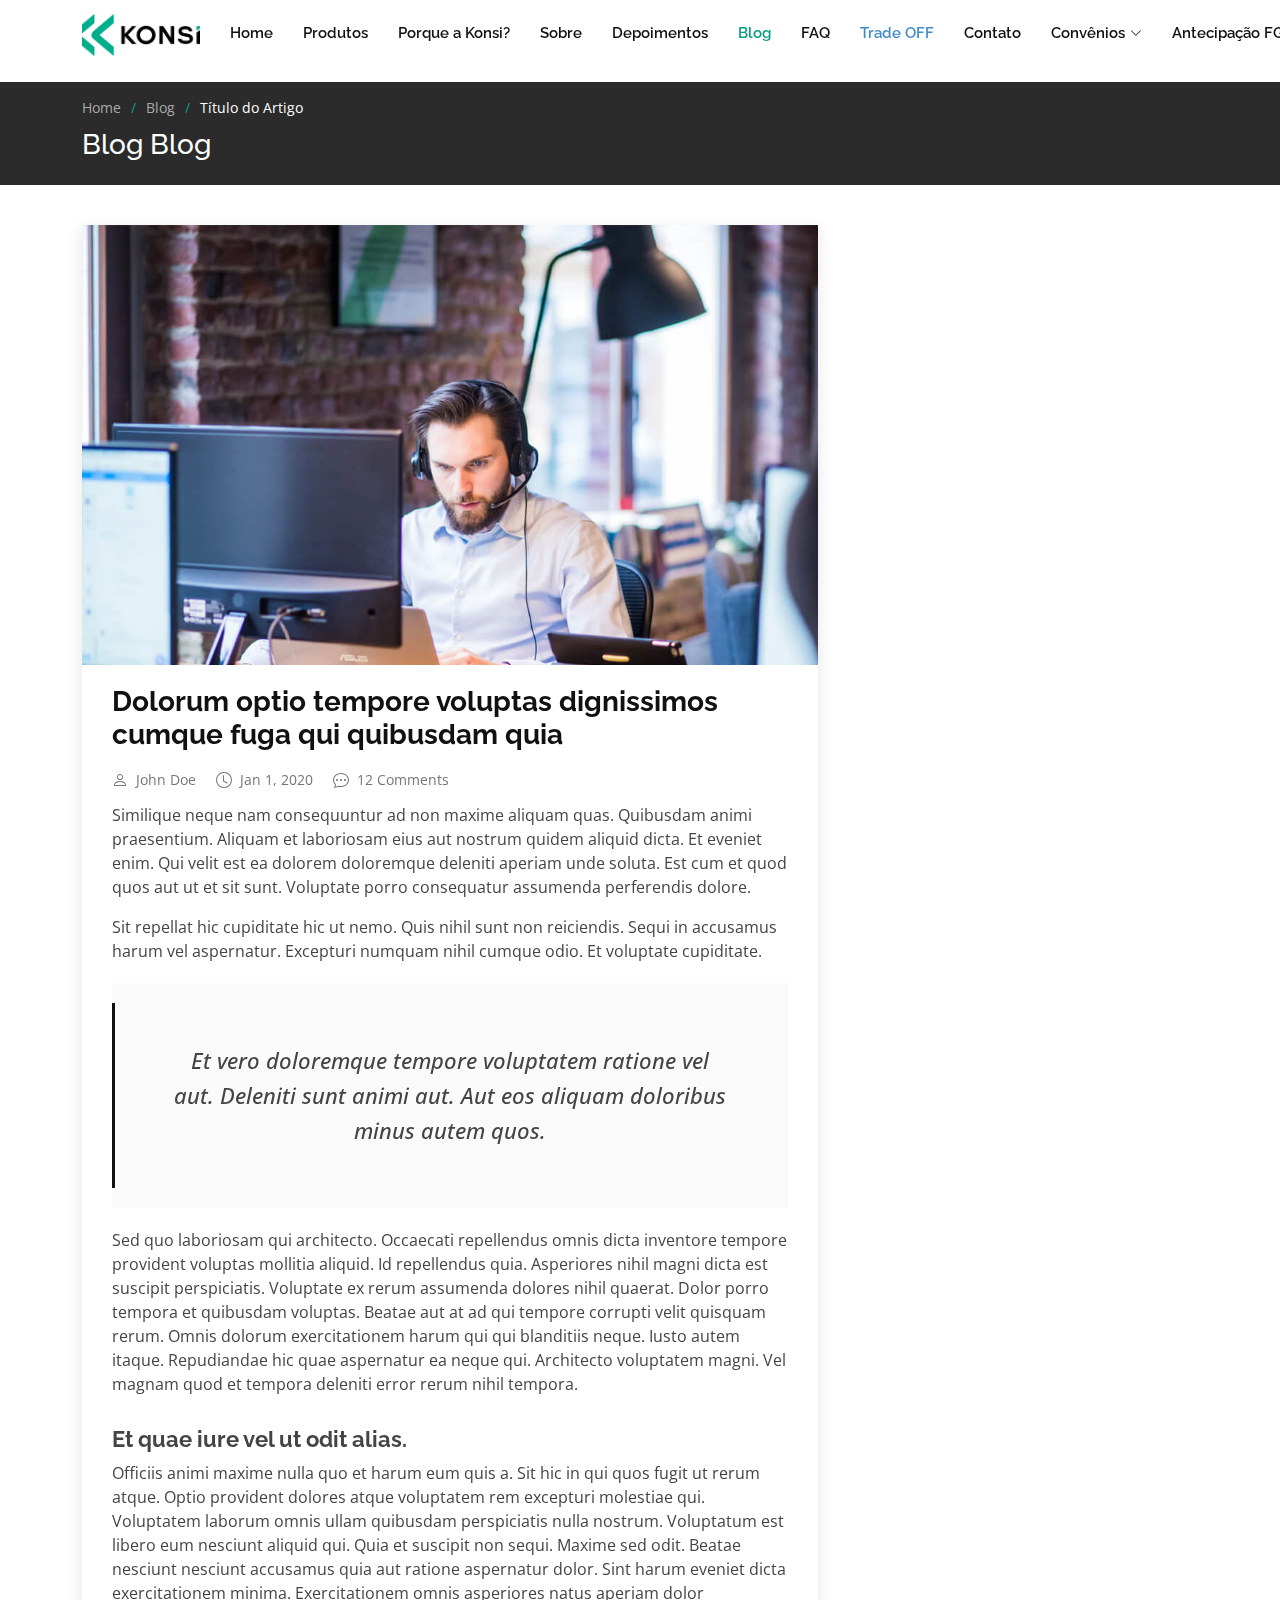
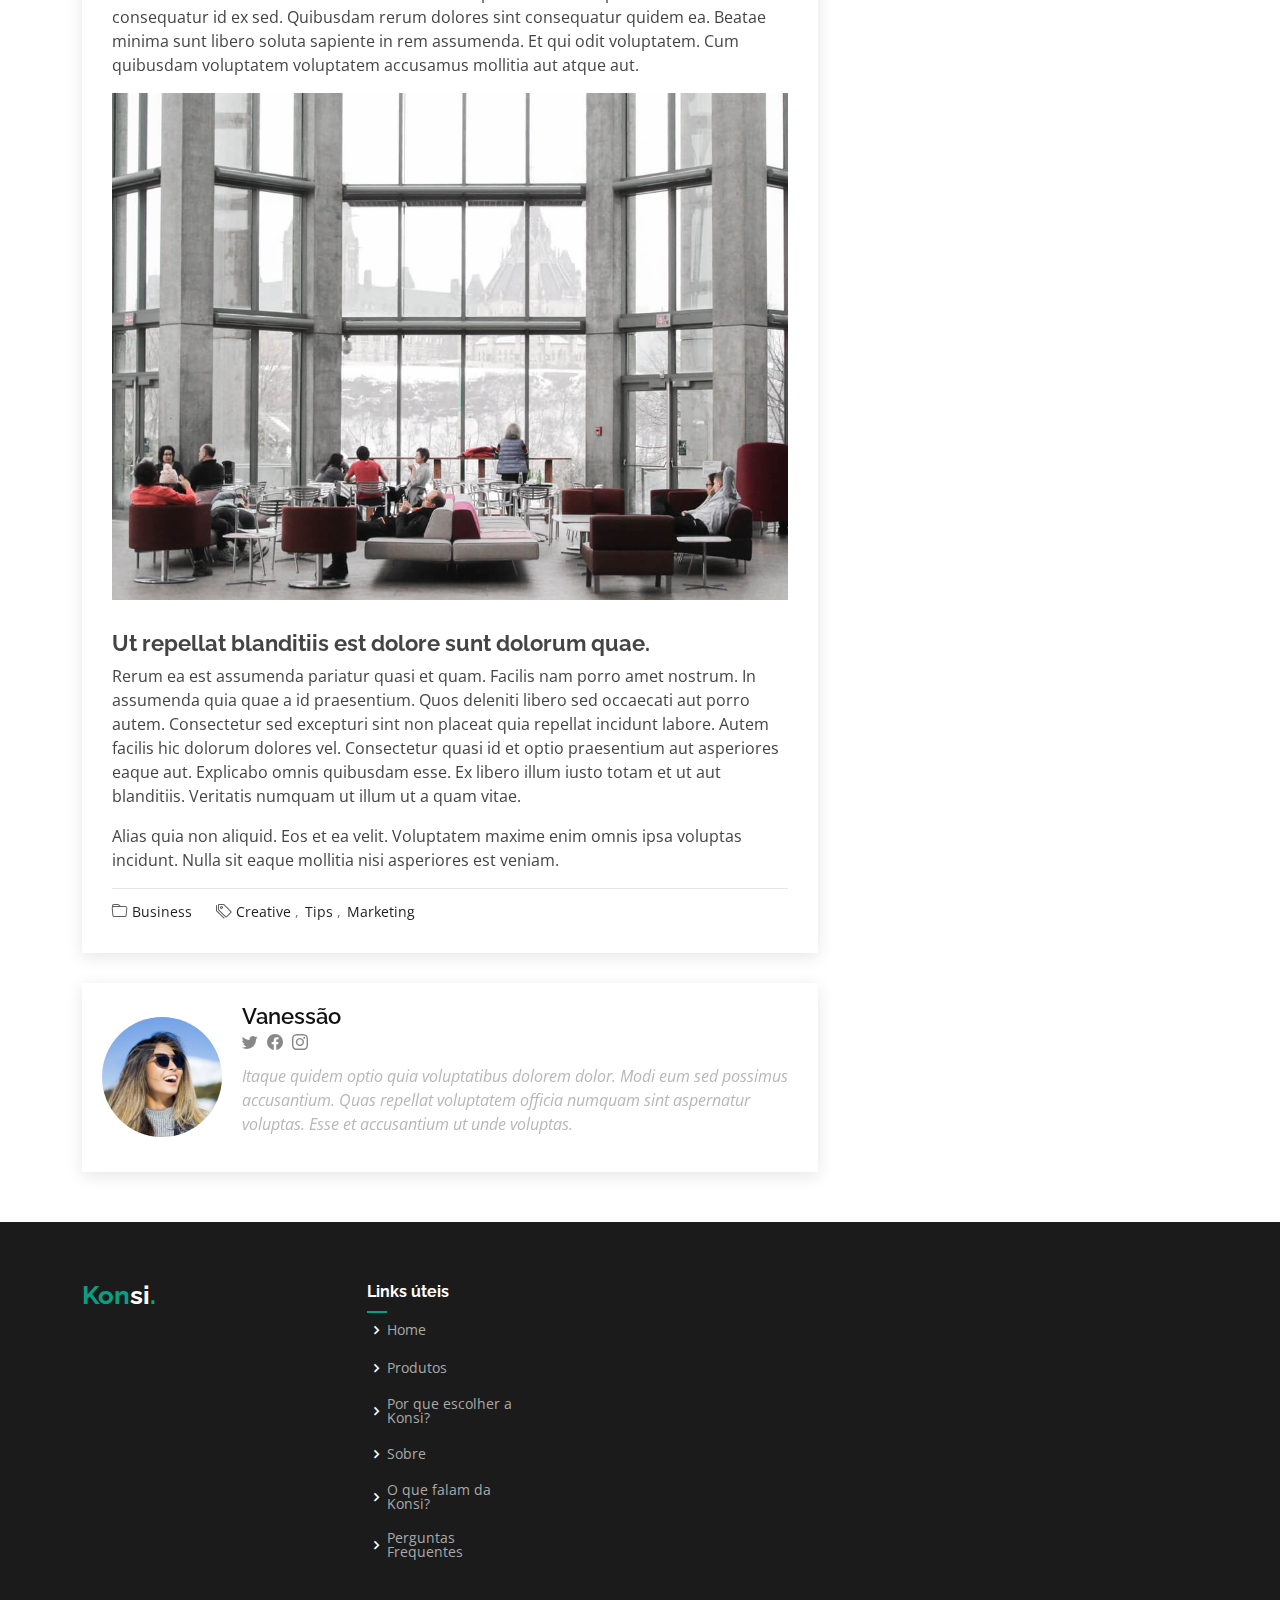
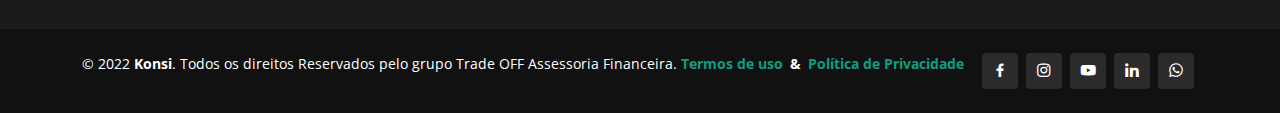
<file: blog-single.html>
<!DOCTYPE html>
<html lang="pt-br">

<head>
  <meta charset="utf-8">
  <meta content="width=device-width, initial-scale=1.0" name="viewport">

  <title> Título do Artigo</title>
  <meta
    content="Posts informativos com assuntos diversos sobre o mundo das finanças e do crédito. Venha ficar por dentro de tudo!"
    name="description">
  <meta>
  <meta
    content="blog da konsi, tudo sobre credito consignado, app para comparar taxas de juros, como reduzir a minha taxa de juros consignado, tudo sobre portabilidade de emprestimo"
    name="keywords">

  <meta content="Gabriel Nunes de Almeida" name="creator">

  <!-- Global site tag (gtag.js) - Google Analytics Vanessa -->
  <script async src="https://www.googletagmanager.com/gtag/js?id=UA-211203721-2"></script>
  <script>
    window.dataLayer = window.dataLayer || [];
    1

    function gtag() {
      dataLayer.push(arguments);
    }
    gtag('js', new Date());

    gtag('config', 'UA-211203721-2');
  </script>

  <!-- Favicons -->
  <link href="assets/img/favicon.ico" rel="icon">
  <link href="assets/img/apple-touch-icon.png" rel="apple-touch-icon">

  <!-- Google Fonts -->
  <link
    href="https://fonts.googleapis.com/css?family=Open+Sans:300,300i,400,400i,600,600i,700,700i|Raleway:300,300i,400,400i,500,500i,600,600i,700,700i|Poppins:300,300i,400,400i,500,500i,600,600i,700,700i"
    rel="stylesheet">

  <!-- Vendor CSS Files -->
  <link href="assets/vendor/aos/aos.css" rel="stylesheet">
  <link href="assets/vendor/bootstrap/css/bootstrap.min.css" rel="stylesheet">
  <link href="assets/vendor/bootstrap-icons/bootstrap-icons.css" rel="stylesheet">
  <link href="assets/vendor/boxicons/css/boxicons.min.css" rel="stylesheet">
  <link href="assets/vendor/glightbox/css/glightbox.min.css" rel="stylesheet">
  <link href="assets/vendor/remixicon/remixicon.css" rel="stylesheet">
  <link href="assets/vendor/swiper/swiper-bundle.min.css" rel="stylesheet">

  <!-- Template Main CSS File -->
  <link href="assets/css/style.css" rel="stylesheet">

  <!-- =======================================================
  * Template Name: Presento - v3.7.0
  * Template URL: https://bootstrapmade.com/presento-bootstrap-corporate-template/
  * Author: BootstrapMade.com
  * License: https://bootstrapmade.com/license/
  ======================================================== -->
</head>

<body>

  <!-- ======= Header ======= -->
  <header id="header" class="fixed-top d-flex align-items-center">
    <div class="container d-flex align-items-center">
      <!-- <h1 class="logo me-auto"><a href="index.html"><span>.</span></a></h1> -->
      <!-- Uncomment below if you prefer to use an image logo -->
      <a href="index.html" class="logo me-auto"><img src="assets/img/logo-konsi-name-black.png" alt="logo konsi"></a>

      <nav id="navbar" class="navbar order-last order-lg-0">
        <ul>
          <li><a class="nav-link scrollto" href="#hero">Home</a></li>
          <li><a class="nav-link scrollto" href="#services">Produtos</a></li>
          <li><a class="nav-link scrollto" href="#why-us">Porque a Konsi?</a></li>
          <li><a class="nav-link scrollto" href="#about">Sobre</a></li>
          <li><a class="nav-link scrollto" href="#testimonials">Depoimentos</a></li>
          <li><a class="nav-link scrollto active" href="/blog.html">Blog</a></li>
          <li><a class="nav-link scrollto" href="#faq">FAQ</a></li>
          <li id="trade-hover"><a class="nav-link scrollto" target="_blank" href="https://tradeoff.com.br/"><span
                class="konsi">Trade OFF</span></a></li>
          <!-- <li><a href="blog.html">Blog</a></li> -->
          <li><a class="nav-link scrollto" href="#contact">Contato</a></li>
          <li class="dropdown"><a href="#"><span>Convênios</span> <i class="bi bi-chevron-down"></i></a>
            <ul>
              <li><a class="nav-link scrollto" href="#cta">GOV BA</a></li>
              <li><a href="https://konsi.simular.app/" target="_blank">Antecipação Saque-Aniversário FGTS</a></li>
              <!-- <li class="dropdown"><a href="#"><span>Deep Drop Down</span> <i class="bi bi-chevron-right"></i></a>
                <ul>
                  <li><a href="#">Deep Drop Down 1</a></li>
                </ul>
              </li> -->
            </ul>
          </li>
          <li><a class="nav-link scrollto" href="https://konsi.simular.app/" target="_blank">Antecipação FGTS</a></li>

        </ul>
        <i class="bi bi-list mobile-nav-toggle"></i>
      </nav><!-- .navbar -->

      <a id="deepLinkHeader" href="#cta" class="get-started-btn scrollto"
        onclick="gtag('event','click_download_btn', {'event_category':'baixarApp','event_label':'navbar_btn'});">Baixe o
        App</a>
    </div>
  </header><!-- End Header -->

  <main id="main">

    <!-- ======= Breadcrumbs ======= -->
    <section class="breadcrumbs">
      <div class="container">

        <ol>
          <li><a href="index.html">Home</a></li>
          <li><a href="blog.html">Blog</a></li>
          <li>Título do Artigo</li>
        </ol>
        <h2>Blog Blog</h2>

      </div>
    </section><!-- End Breadcrumbs -->

    <!-- ======= Blog Single Section ======= -->
    <section id="blog" class="blog">
      <div class="container" data-aos="fade-up">

        <div class="row">

          <div class="col-lg-8 entries">

            <article class="entry entry-single">

              <div class="entry-img">
                <img src="assets/img/blog/blog-1.jpg" alt="" class="img-fluid">
              </div>

              <h2 class="entry-title">
                <a href="blog-single.html">Dolorum optio tempore voluptas dignissimos cumque fuga qui quibusdam quia</a>
              </h2>

              <div class="entry-meta">
                <ul>
                  <li class="d-flex align-items-center"><i class="bi bi-person"></i> <a href="blog-single.html">John
                      Doe</a></li>
                  <li class="d-flex align-items-center"><i class="bi bi-clock"></i> <a href="blog-single.html"><time
                        datetime="2020-01-01">Jan 1, 2020</time></a></li>
                  <li class="d-flex align-items-center"><i class="bi bi-chat-dots"></i> <a href="blog-single.html">12
                      Comments</a></li>
                </ul>
              </div>

              <div class="entry-content">
                <p>
                  Similique neque nam consequuntur ad non maxime aliquam quas. Quibusdam animi praesentium. Aliquam et
                  laboriosam eius aut nostrum quidem aliquid dicta.
                  Et eveniet enim. Qui velit est ea dolorem doloremque deleniti aperiam unde soluta. Est cum et quod
                  quos aut ut et sit sunt. Voluptate porro consequatur assumenda perferendis dolore.
                </p>

                <p>
                  Sit repellat hic cupiditate hic ut nemo. Quis nihil sunt non reiciendis. Sequi in accusamus harum vel
                  aspernatur. Excepturi numquam nihil cumque odio. Et voluptate cupiditate.
                </p>

                <blockquote>
                  <p>
                    Et vero doloremque tempore voluptatem ratione vel aut. Deleniti sunt animi aut. Aut eos aliquam
                    doloribus minus autem quos.
                  </p>
                </blockquote>

                <p>
                  Sed quo laboriosam qui architecto. Occaecati repellendus omnis dicta inventore tempore provident
                  voluptas mollitia aliquid. Id repellendus quia. Asperiores nihil magni dicta est suscipit
                  perspiciatis. Voluptate ex rerum assumenda dolores nihil quaerat.
                  Dolor porro tempora et quibusdam voluptas. Beatae aut at ad qui tempore corrupti velit quisquam rerum.
                  Omnis dolorum exercitationem harum qui qui blanditiis neque.
                  Iusto autem itaque. Repudiandae hic quae aspernatur ea neque qui. Architecto voluptatem magni. Vel
                  magnam quod et tempora deleniti error rerum nihil tempora.
                </p>

                <h3>Et quae iure vel ut odit alias.</h3>
                <p>
                  Officiis animi maxime nulla quo et harum eum quis a. Sit hic in qui quos fugit ut rerum atque. Optio
                  provident dolores atque voluptatem rem excepturi molestiae qui. Voluptatem laborum omnis ullam
                  quibusdam perspiciatis nulla nostrum. Voluptatum est libero eum nesciunt aliquid qui.
                  Quia et suscipit non sequi. Maxime sed odit. Beatae nesciunt nesciunt accusamus quia aut ratione
                  aspernatur dolor. Sint harum eveniet dicta exercitationem minima. Exercitationem omnis asperiores
                  natus aperiam dolor consequatur id ex sed. Quibusdam rerum dolores sint consequatur quidem ea.
                  Beatae minima sunt libero soluta sapiente in rem assumenda. Et qui odit voluptatem. Cum quibusdam
                  voluptatem voluptatem accusamus mollitia aut atque aut.
                </p>
                <img src="assets/img/blog/blog-inside-post.jpg" class="img-fluid" alt="">

                <h3>Ut repellat blanditiis est dolore sunt dolorum quae.</h3>
                <p>
                  Rerum ea est assumenda pariatur quasi et quam. Facilis nam porro amet nostrum. In assumenda quia quae
                  a id praesentium. Quos deleniti libero sed occaecati aut porro autem. Consectetur sed excepturi sint
                  non placeat quia repellat incidunt labore. Autem facilis hic dolorum dolores vel.
                  Consectetur quasi id et optio praesentium aut asperiores eaque aut. Explicabo omnis quibusdam esse. Ex
                  libero illum iusto totam et ut aut blanditiis. Veritatis numquam ut illum ut a quam vitae.
                </p>
                <p>
                  Alias quia non aliquid. Eos et ea velit. Voluptatem maxime enim omnis ipsa voluptas incidunt. Nulla
                  sit eaque mollitia nisi asperiores est veniam.
                </p>

              </div>

              <div class="entry-footer">
                <i class="bi bi-folder"></i>
                <ul class="cats">
                  <li><a href="#">Business</a></li>
                </ul>

                <i class="bi bi-tags"></i>
                <ul class="tags">
                  <li><a href="#">Creative</a></li>
                  <li><a href="#">Tips</a></li>
                  <li><a href="#">Marketing</a></li>
                </ul>
              </div>

            </article><!-- End blog entry -->

            <div class="blog-author d-flex align-items-center">
              <img src="assets/img/blog/blog-author.jpg" class="rounded-circle float-left" alt="">
              <div>
                <h4>Vanessão</h4>
                <div class="social-links">
                  <a href="https://twitters.com/#"><i class="bi bi-twitter"></i></a>
                  <a href="https://facebook.com/#"><i class="bi bi-facebook"></i></a>
                  <a href="https://instagram.com/#"><i class="biu bi-instagram"></i></a>
                </div>
                <p>
                  Itaque quidem optio quia voluptatibus dolorem dolor. Modi eum sed possimus accusantium. Quas repellat
                  voluptatem officia numquam sint aspernatur voluptas. Esse et accusantium ut unde voluptas.
                </p>
              </div>
            </div><!-- End blog author bio -->

            <!-- <div class="blog-comments">

              <h4 class="comments-count">8 Comments</h4> -->

            <!-- <div id="comment-1" class="comment">
                <div class="d-flex">
                  <div class="comment-img"><img src="assets/img/blog/comments-1.jpg" alt=""></div>
                  <div>
                    <h5><a href="">Georgia Reader</a> <a href="#" class="reply"><i class="bi bi-reply-fill"></i>
                        Reply</a></h5>
                    <time datetime="2020-01-01">01 Jan, 2020</time>
                    <p>
                      Et rerum totam nisi. Molestiae vel quam dolorum vel voluptatem et et. Est ad aut sapiente quis
                      molestiae est qui cum soluta.
                      Vero aut rerum vel. Rerum quos laboriosam placeat ex qui. Sint qui facilis et.
                    </p>
                  </div>
                </div>
              </div> -->
            <!-- End comment #1 -->

            <!-- <div id="comment-2" class="comment">
                <div class="d-flex">
                  <div class="comment-img"><img src="assets/img/blog/comments-2.jpg" alt=""></div>
                  <div>
                    <h5><a href="">Aron Alvarado</a> <a href="#" class="reply"><i class="bi bi-reply-fill"></i>
                        Reply</a></h5>
                    <time datetime="2020-01-01">01 Jan, 2020</time>
                    <p>
                      Ipsam tempora sequi voluptatem quis sapiente non. Autem itaque eveniet saepe. Officiis illo ut
                      beatae.
                    </p>
                  </div>
                </div>

                <div id="comment-reply-1" class="comment comment-reply">
                  <div class="d-flex">
                    <div class="comment-img"><img src="assets/img/blog/comments-3.jpg" alt=""></div>
                    <div>
                      <h5><a href="">Lynda Small</a> <a href="#" class="reply"><i class="bi bi-reply-fill"></i>
                          Reply</a></h5>
                      <time datetime="2020-01-01">01 Jan, 2020</time>
                      <p>
                        Enim ipsa eum fugiat fuga repellat. Commodi quo quo dicta. Est ullam aspernatur ut vitae quia
                        mollitia id non. Qui ad quas nostrum rerum sed necessitatibus aut est. Eum officiis sed repellat
                        maxime vero nisi natus. Amet nesciunt nesciunt qui illum omnis est et dolor recusandae.

                        Recusandae sit ad aut impedit et. Ipsa labore dolor impedit et natus in porro aut. Magnam qui
                        cum. Illo similique occaecati nihil modi eligendi. Pariatur distinctio labore omnis incidunt et
                        illum. Expedita et dignissimos distinctio laborum minima fugiat.

                        Libero corporis qui. Nam illo odio beatae enim ducimus. Harum reiciendis error dolorum non autem
                        quisquam vero rerum neque.
                      </p>
                    </div>
                  </div>

                  <div id="comment-reply-2" class="comment comment-reply">
                    <div class="d-flex">
                      <div class="comment-img"><img src="assets/img/blog/comments-4.jpg" alt=""></div>
                      <div>
                        <h5><a href="">Sianna Ramsay</a> <a href="#" class="reply"><i class="bi bi-reply-fill"></i>
                            Reply</a></h5>
                        <time datetime="2020-01-01">01 Jan, 2020</time>
                        <p>
                          Et dignissimos impedit nulla et quo distinctio ex nemo. Omnis quia dolores cupiditate et. Ut
                          unde qui eligendi sapiente omnis ullam. Placeat porro est commodi est officiis voluptas
                          repellat quisquam possimus. Perferendis id consectetur necessitatibus.
                        </p>
                      </div>
                    </div>

                  </div>
                  End comment reply #2 -->

            <!-- </div> -->
            <!-- End comment reply #1-->

            <!-- </div> -->
            <!-- End comment #2-->

            <!-- <div id="comment-3" class="comment">
                <div class="d-flex">
                  <div class="comment-img"><img src="assets/img/blog/comments-5.jpg" alt=""></div>
                  <div>
                    <h5><a href="">Nolan Davidson</a> <a href="#" class="reply"><i class="bi bi-reply-fill"></i>
                        Reply</a></h5>
                    <time datetime="2020-01-01">01 Jan, 2020</time>
                    <p>
                      Distinctio nesciunt rerum reprehenderit sed. Iste omnis eius repellendus quia nihil ut accusantium
                      tempore. Nesciunt expedita id dolor exercitationem aspernatur aut quam ut. Voluptatem est
                      accusamus iste at.
                      Non aut et et esse qui sit modi neque. Exercitationem et eos aspernatur. Ea est consequuntur
                      officia beatae ea aut eos soluta. Non qui dolorum voluptatibus et optio veniam. Quam officia sit
                      nostrum dolorem.
                    </p>
                  </div>
                </div>

              </div> -->
            <!-- End comment #3 -->

            <!-- <div id="comment-4" class="comment">
                <div class="d-flex">
                  <div class="comment-img"><img src="assets/img/blog/comments-6.jpg" alt=""></div>
                  <div>
                    <h5><a href="">Kay Duggan</a> <a href="#" class="reply"><i class="bi bi-reply-fill"></i> Reply</a>
                    </h5>
                    <time datetime="2020-01-01">01 Jan, 2020</time>
                    <p>
                      Dolorem atque aut. Omnis doloremque blanditiis quia eum porro quis ut velit tempore. Cumque sed
                      quia ut maxime. Est ad aut cum. Ut exercitationem non in fugiat.
                    </p>
                  </div>
                </div>

              </div> -->
            <!-- End comment #4 -->

            <!-- <div class="reply-form">
                <h4>Leave a Reply</h4>
                <p>Your email address will not be published. Required fields are marked * </p>
                <form action="">
                  <div class="row">
                    <div class="col-md-6 form-group">
                      <input name="name" type="text" class="form-control" placeholder="Your Name*">
                    </div>
                    <div class="col-md-6 form-group">
                      <input name="email" type="text" class="form-control" placeholder="Your Email*">
                    </div>
                  </div>
                  <div class="row">
                    <div class="col form-group">
                      <input name="website" type="text" class="form-control" placeholder="Your Website">
                    </div>
                  </div>
                  <div class="row">
                    <div class="col form-group">
                      <textarea name="comment" class="form-control" placeholder="Your Comment*"></textarea>
                    </div>
                  </div>
                  <button type="submit" class="btn btn-primary">Post Comment</button>

                </form>

              </div>

            </div> -->
            <!-- End blog comments -->

            <!-- </div> -->
            <!-- End blog entries list -->

            <!-- <h3 class="sidebar-title">Tags</h3>
              <div class="sidebar-item tags">
                <ul>
                  <li><a href="#">App</a></li>
                  <li><a href="#">IT</a></li>
                  <li><a href="#">Business</a></li>
                  <li><a href="#">Mac</a></li>
                  <li><a href="#">Design</a></li>
                  <li><a href="#">Office</a></li>
                  <li><a href="#">Creative</a></li>
                  <li><a href="#">Studio</a></li>
                  <li><a href="#">Smart</a></li>
                  <li><a href="#">Tips</a></li>
                  <li><a href="#">Marketing</a></li>
                </ul>
              </div> -->
            <!-- End sidebar tags-->

            <!-- </div> -->
            <!-- End sidebar -->

            <!-- </div> -->
            <!-- End blog sidebar -->

          </div>

        </div>
    </section>
    <!-- End Blog Single Section -->

  </main><!-- End #main -->

  <!-- ======= Footer ======= -->
  <footer id="footer">

    <div class="footer-top">
      <div class="container">
        <div class="row">

          <div class="col-lg-3 col-md-6 footer-contact">
            <h3><span>Kon</span>si<span>.</span></h3>
            <!-- <p>
              A108 Adam Street <br>
              New York, NY 535022<br>
              United States <br><br>
              <strong>Phone:</strong> +1 5589 55488 55<br>
              <strong>Email:</strong> info@example.com<br>
            </p> -->
          </div>

          <div class="col-lg-2 col-md-6 footer-links">
            <h4>Links úteis</h4>
            <ul>
              <li><i class="bx bx-chevron-right"></i> <a href="#hero">Home</a></li>
              <li><i class="bx bx-chevron-right"></i> <a href="#services">Produtos</a></li>
              <li><i class="bx bx-chevron-right"></i> <a href="#why-us">Por que escolher a Konsi?</a></li>
              <li><i class="bx bx-chevron-right"></i> <a href="#about">Sobre</a></li>
              <li><i class="bx bx-chevron-right"></i> <a href="#testimonials">O que falam da Konsi?</a></li>
              <li><i class="bx bx-chevron-right"></i> <a href="#faq">Perguntas Frequentes</a></li>
            </ul>
          </div>

          <!-- <div class="col-lg-3 col-md-6 footer-links">
            <h4>Nosso serviços</h4>
            <ul>
              <li><i class="bx bx-chevron-right"></i> <a href="#">Web Design</a></li>
              <li><i class="bx bx-chevron-right"></i> <a href="#">Web Development</a></li>
              <li><i class="bx bx-chevron-right"></i> <a href="#">Product Management</a></li>
              <li><i class="bx bx-chevron-right"></i> <a href="#">Marketing</a></li>
              <li><i class="bx bx-chevron-right"></i> <a href="#">Graphic Design</a></li>
            </ul>
          </div> -->

          <!-- <div class="col-lg-4 col-md-6 footer-newsletter">
            <h4>Join Our Newsletter</h4>
            <p>Tamen quem nulla quae legam multos aute sint culpa legam noster magna</p>
            <form action="" method="post">
              <input type="email" name="email"><input type="submit" value="Subscribe">
            </form>
          </div> -->

        </div>
      </div>
    </div>

    <div class="container d-md-flex py-4">

      <div class="me-md-auto text-center text-md-start">
        <div class="copyright">
          &copy; 2022 <strong><span>Konsi</span></strong>. Todos os direitos Reservados pelo grupo Trade OFF Assessoria
          Financeira. <strong><a href="tu/index.html" style="margin-right: 3px;">Termos de uso </a> &amp; <a
              href="pp/index.html" style="margin-left: 3px;">Política de Privacidade</a></strong>
        </div>

      </div>
      <div class="social-links text-center text-md-end pt-3 pt-md-0">
        <!-- <a href="#" class="twitter"><i class="bx bxl-twitter"></i></a> -->
        <a href="https://www.facebook.com/konsiaplicativo" target="_blank" class="facebook"><i target="_blank"
            class="bx bxl-facebook"></i></a>
        <a href="https://www.instagram.com/konsi.app/" target="_blank" class="instagram"><i
            class="bx bxl-instagram"></i></a>
        <a href="https://www.youtube.com/channel/UCakkSbOkUNPxhwj04HqSbVw" target="_blank" class="youtube"><i
            target="_blank" class="bx bxl-youtube"></i></a>
        <a href="https://www.linkedin.com/company/konsi-app/" class="linkedin"><i target="_blank"
            class="bx bxl-linkedin"></i></a>
        <a href="https://api.whatsapp.com/send?phone=5571992230123" class="whatsapp"><i target="_blank"
            class="bx bxl-whatsapp"></i></a>
      </div>
    </div>
  </footer><!-- End Footer -->

  <a href="#" class="back-to-top d-flex align-items-center justify-content-center"><i
      class="bi bi-arrow-up-short"></i></a>

  <!-- Vendor JS Files -->
  <script src="assets/vendor/purecounter/purecounter.js"></script>
  <script src="assets/vendor/aos/aos.js"></script>
  <script src="assets/vendor/bootstrap/js/bootstrap.bundle.min.js"></script>
  <script src="assets/vendor/glightbox/js/glightbox.min.js"></script>
  <script src="assets/vendor/isotope-layout/isotope.pkgd.min.js"></script>
  <script src="assets/vendor/swiper/swiper-bundle.min.js"></script>
  <script src="assets/vendor/php-email-form/validate.js"></script>

  <!-- Template Main JS File -->
  <script src="assets/js/main.js"></script>

</body>

</html>
</file>
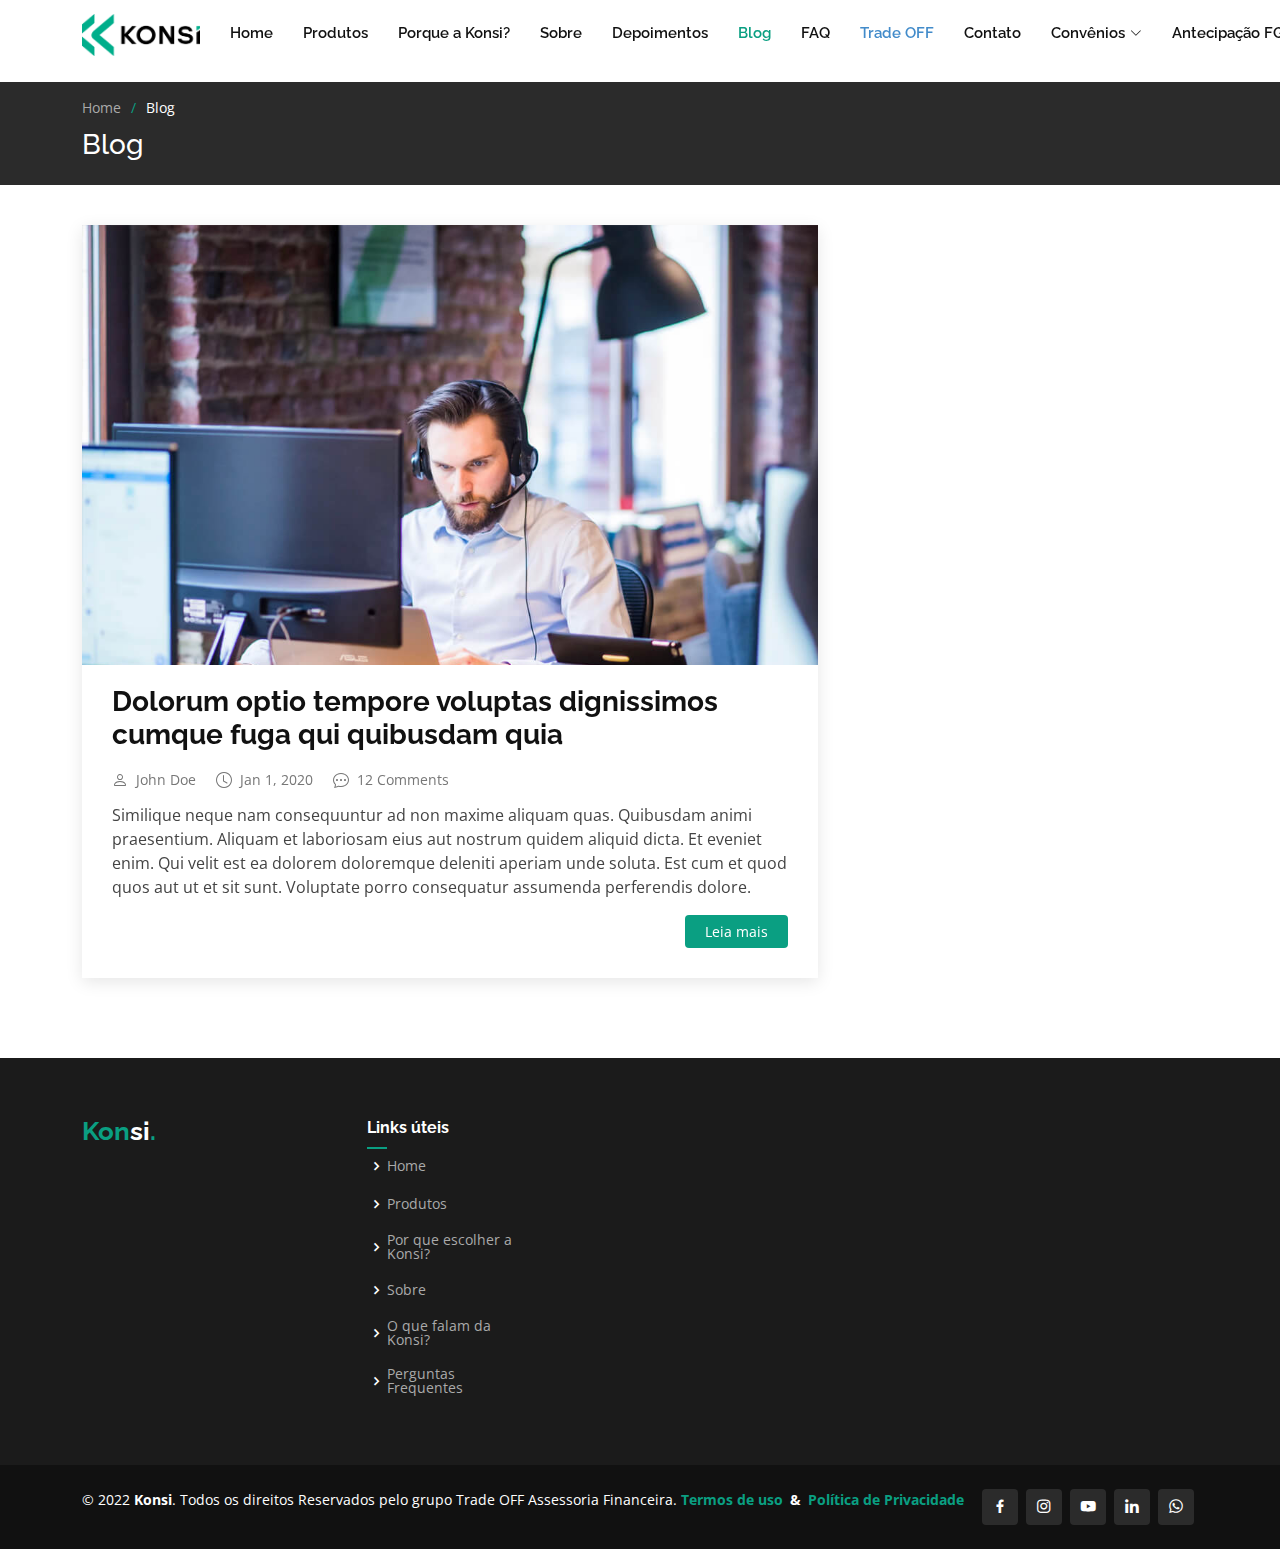
<file: blog.html>
<!DOCTYPE html>
<html lang="pt-br">
  <head>
    <meta charset="utf-8" />
    <meta content="width=device-width, initial-scale=1.0" name="viewport" />

    <title>Blog da Konsi</title>
    <meta
      content="Posts informativos com assuntos diversos sobre o mundo das finanças e do crédito. Venha ficar por dentro de tudo!"
      name="description"
    />
    <meta
      content="blog da konsi, tudo sobre credito consignado, app para comparar taxas de juros, como reduzir a minha taxa de juros consignado, tudo sobre portabilidade de emprestimo"
      name="keywords"
    />

    <meta content="Gabriel Nunes de Almeida" name="creator" />

    <!-- Global site tag (gtag.js) - Google Analytics Vanessa -->
    <script
      async
      src="https://www.googletagmanager.com/gtag/js?id=UA-211203721-2"
    ></script>
    <script>
      window.dataLayer = window.dataLayer || [];
      1;

      function gtag() {
        dataLayer.push(arguments);
      }
      gtag("js", new Date());

      gtag("config", "UA-211203721-2");
    </script>

    <!-- Favicons -->
    <link href="assets/img/favicon.ico" rel="icon" />
    <link href="assets/img/apple-touch-icon.png" rel="apple-touch-icon" />

    <!-- Google Fonts -->
    <link
      href="https://fonts.googleapis.com/css?family=Open+Sans:300,300i,400,400i,600,600i,700,700i|Raleway:300,300i,400,400i,500,500i,600,600i,700,700i|Poppins:300,300i,400,400i,500,500i,600,600i,700,700i"
      rel="stylesheet"
    />

    <!-- Vendor CSS Files -->
    <link href="assets/vendor/aos/aos.css" rel="stylesheet" />
    <link
      href="assets/vendor/bootstrap/css/bootstrap.min.css"
      rel="stylesheet"
    />
    <link
      href="assets/vendor/bootstrap-icons/bootstrap-icons.css"
      rel="stylesheet"
    />
    <link href="assets/vendor/boxicons/css/boxicons.min.css" rel="stylesheet" />
    <link
      href="assets/vendor/glightbox/css/glightbox.min.css"
      rel="stylesheet"
    />
    <link href="assets/vendor/remixicon/remixicon.css" rel="stylesheet" />
    <link href="assets/vendor/swiper/swiper-bundle.min.css" rel="stylesheet" />

    <!-- Template Main CSS File -->
    <link href="assets/css/style.css" rel="stylesheet" />

    <!-- =======================================================
  * Template Name: Presento - v3.7.0
  * Template URL: https://bootstrapmade.com/presento-bootstrap-corporate-template/
  * Author: BootstrapMade.com
  * License: https://bootstrapmade.com/license/
  ======================================================== -->
  </head>

  <body>
    <!-- ======= Header ======= -->
    <header id="header" class="fixed-top d-flex align-items-center">
      <div class="container d-flex align-items-center">
        <!-- <h1 class="logo me-auto"><a href="index.html"><span>.</span></a></h1> -->
        <!-- Uncomment below if you prefer to use an image logo -->
        <a href="index.html" class="logo me-auto"
          ><img src="assets/img/logo-konsi-name-black.png" alt="logo konsi"
        /></a>

        <nav id="navbar" class="navbar order-last order-lg-0">
          <ul>
            <li><a class="nav-link scrollto" href="#hero">Home</a></li>
            <li><a class="nav-link scrollto" href="#services">Produtos</a></li>
            <li>
              <a class="nav-link scrollto" href="#why-us">Porque a Konsi?</a>
            </li>
            <li><a class="nav-link scrollto" href="#about">Sobre</a></li>
            <li>
              <a class="nav-link scrollto" href="#testimonials">Depoimentos</a>
            </li>
            <li>
              <a class="nav-link scrollto active" href="/blog.html">Blog</a>
            </li>
            <li><a class="nav-link scrollto" href="#faq">FAQ</a></li>
            <li id="trade-hover">
              <a
                class="nav-link scrollto"
                target="_blank"
                href="https://tradeoff.com.br/"
                ><span class="konsi">Trade OFF</span></a
              >
            </li>
            <!-- <li><a href="blog.html">Blog</a></li> -->
            <li><a class="nav-link scrollto" href="#contact">Contato</a></li>
            <li class="dropdown">
              <a href="#"
                ><span>Convênios</span> <i class="bi bi-chevron-down"></i
              ></a>
              <ul>
                <li><a class="nav-link scrollto" href="#cta">GOV BA</a></li>
                <li>
                  <a href="https://konsi.simular.app/" target="_blank"
                    >Antecipação Saque-Aniversário FGTS</a
                  >
                </li>
                <!-- <li class="dropdown"><a href="#"><span>Deep Drop Down</span> <i class="bi bi-chevron-right"></i></a>
                <ul>
                  <li><a href="#">Deep Drop Down 1</a></li>
                </ul>
              </li> -->
              </ul>
            </li>
            <li>
              <a
                class="nav-link scrollto"
                href="https://konsi.simular.app/"
                target="_blank"
                >Antecipação FGTS</a
              >
            </li>
          </ul>
          <i class="bi bi-list mobile-nav-toggle"></i>
        </nav>
        <!-- .navbar -->

        <a
          id="deepLinkHeader"
          href="#cta"
          class="get-started-btn scrollto"
          onclick="gtag('event','click_download_btn', {'event_category':'baixarApp','event_label':'navbar_btn'});"
          >Baixe o App</a
        >
      </div>
    </header>
    <!-- End Header -->

    <main id="main">
      <!-- ======= Breadcrumbs ======= -->
      <section class="breadcrumbs">
        <div class="container">
          <ol>
            <li><a href="index.html">Home</a></li>
            <li>Blog</li>
          </ol>
          <h2>Blog</h2>
        </div>
      </section>
      <!-- End Breadcrumbs -->

      <!-- ======= Blog Section ======= -->
      <section id="blog" class="blog">
        <div class="container" data-aos="fade-up">
          <div class="row">
            <div class="col-lg-8 entries">
              <article class="entry">
                <div class="entry-img">
                  <img
                    src="assets/img/blog/blog-1.jpg"
                    alt=""
                    class="img-fluid"
                  />
                </div>

                <h2 class="entry-title">
                  <a href="blog-single.html"
                    >Dolorum optio tempore voluptas dignissimos cumque fuga qui
                    quibusdam quia</a
                  >
                </h2>

                <div class="entry-meta">
                  <ul>
                    <li class="d-flex align-items-center">
                      <i class="bi bi-person"></i>
                      <a href="blog-single.html">John Doe</a>
                    </li>
                    <li class="d-flex align-items-center">
                      <i class="bi bi-clock"></i>
                      <a href="blog-single.html"
                        ><time datetime="2020-01-01">Jan 1, 2020</time></a
                      >
                    </li>
                    <li class="d-flex align-items-center">
                      <i class="bi bi-chat-dots"></i>
                      <a href="blog-single.html">12 Comments</a>
                    </li>
                  </ul>
                </div>

                <div class="entry-content">
                  <p>
                    Similique neque nam consequuntur ad non maxime aliquam quas.
                    Quibusdam animi praesentium. Aliquam et laboriosam eius aut
                    nostrum quidem aliquid dicta. Et eveniet enim. Qui velit est
                    ea dolorem doloremque deleniti aperiam unde soluta. Est cum
                    et quod quos aut ut et sit sunt. Voluptate porro consequatur
                    assumenda perferendis dolore.
                  </p>
                  <div class="read-more">
                    <a href="blog-single.html">Leia mais </a>
                  </div>
                </div>
              </article>
              <!-- End blog entry -->

              <!-- <article class="entry">

              <div class="entry-img">
                <img src="assets/img/blog/blog-2.jpg" alt="" class="img-fluid">
              </div>

              <h2 class="entry-title">
                <a href="blog-single.html">Nisi magni odit consequatur autem nulla dolorem</a>
              </h2>

              <div class="entry-meta">
                <ul>
                  <li class="d-flex align-items-center"><i class="bi bi-person"></i> <a href="blog-single.html">John Doe</a></li>
                  <li class="d-flex align-items-center"><i class="bi bi-clock"></i> <a href="blog-single.html"><time datetime="2020-01-01">Jan 1, 2020</time></a></li>
                  <li class="d-flex align-items-center"><i class="bi bi-chat-dots"></i> <a href="blog-single.html">12 Comments</a></li>
                </ul>
              </div>

              <div class="entry-content">
                <p>
                  Incidunt voluptate sit temporibus aperiam. Quia vitae aut sint ullam quis illum voluptatum et. Quo libero rerum voluptatem pariatur nam.
                  Ad impedit qui officiis est in non aliquid veniam laborum. Id ipsum qui aut. Sit aliquam et quia molestias laboriosam. Tempora nam odit omnis eum corrupti qui aliquid excepturi molestiae. Facilis et sint quos sed voluptas. Maxime sed tempore enim omnis non alias odio quos distinctio.
                </p>
                <div class="read-more">
                  <a href="blog-single.html">Read More</a>
                </div>
              </div>

            </article> -->
              <!-- End blog entry -->

              <!-- <div class="blog-pagination">
              <ul class="justify-content-center">
                <li><a href="#">1</a></li>
                <li class="active"><a href="#">2</a></li>
                <li><a href="#">3</a></li>
              </ul>
            </div>

          </div> -->
              <!-- End blog entries list -->

              <!-- <div class="col-lg-4">

            <div class="sidebar">

              <h3 class="sidebar-title">Search</h3>
              <div class="sidebar-item search-form">
                <form action="">
                  <input type="text">
                  <button type="submit"><i class="bi bi-search"></i></button>
                </form>
              </div> -->
              <!-- End sidebar search formn-->

              <!-- <h3 class="sidebar-title">Categories</h3>
              <div class="sidebar-item categories">
                <ul>
                  <li><a href="#">General <span>(25)</span></a></li>
                  <li><a href="#">Lifestyle <span>(12)</span></a></li>
                  <li><a href="#">Travel <span>(5)</span></a></li>
                  <li><a href="#">Design <span>(22)</span></a></li>
                  <li><a href="#">Creative <span>(8)</span></a></li>
                  <li><a href="#">Educaion <span>(14)</span></a></li>
                </ul>
              </div> -->
              <!-- End sidebar categories-->

              <!-- <h3 class="sidebar-title">Recent Posts</h3>
              <div class="sidebar-item recent-posts">
                <div class="post-item clearfix">
                  <img src="assets/img/blog/blog-recent-1.jpg" alt="">
                  <h4><a href="blog-single.html">Nihil blanditiis at in nihil autem</a></h4>
                  <time datetime="2020-01-01">Jan 1, 2020</time>
                </div>

                <div class="post-item clearfix">
                  <img src="assets/img/blog/blog-recent-2.jpg" alt="">
                  <h4><a href="blog-single.html">Quidem autem et impedit</a></h4>
                  <time datetime="2020-01-01">Jan 1, 2020</time>
                </div>

                <div class="post-item clearfix">
                  <img src="assets/img/blog/blog-recent-3.jpg" alt="">
                  <h4><a href="blog-single.html">Id quia et et ut maxime similique occaecati ut</a></h4>
                  <time datetime="2020-01-01">Jan 1, 2020</time>
                </div>

                <div class="post-item clearfix">
                  <img src="assets/img/blog/blog-recent-4.jpg" alt="">
                  <h4><a href="blog-single.html">Laborum corporis quo dara net para</a></h4>
                  <time datetime="2020-01-01">Jan 1, 2020</time>
                </div>

                <div class="post-item clearfix">
                  <img src="assets/img/blog/blog-recent-5.jpg" alt="">
                  <h4><a href="blog-single.html">Et dolores corrupti quae illo quod dolor</a></h4>
                  <time datetime="2020-01-01">Jan 1, 2020</time>
                </div>

              </div> -->
              <!-- End sidebar recent posts-->

              <!-- <h3 class="sidebar-title">Tags</h3>
              <div class="sidebar-item tags">
                <ul>
                  <li><a href="#">App</a></li>
                  <li><a href="#">IT</a></li>
                  <li><a href="#">Business</a></li>
                  <li><a href="#">Mac</a></li>
                  <li><a href="#">Design</a></li>
                  <li><a href="#">Office</a></li>
                  <li><a href="#">Creative</a></li>
                  <li><a href="#">Studio</a></li>
                  <li><a href="#">Smart</a></li>
                  <li><a href="#">Tips</a></li>
                  <li><a href="#">Marketing</a></li>
                </ul>
              </div> -->
              <!-- End sidebar tags-->

              <!-- </div> -->
              <!-- End sidebar -->
            </div>
            <!-- End blog sidebar -->
          </div>
        </div>
      </section>
      <!-- End Blog Section -->
    </main>
    <!-- End #main -->

    <!-- ======= Footer ======= -->
    <footer id="footer">
      <div class="footer-top">
        <div class="container">
          <div class="row">
            <div class="col-lg-3 col-md-6 footer-contact">
              <h3><span>Kon</span>si<span>.</span></h3>
              <!-- <p>
              A108 Adam Street <br>
              New York, NY 535022<br>
              United States <br><br>
              <strong>Phone:</strong> +1 5589 55488 55<br>
              <strong>Email:</strong> info@example.com<br>
            </p> -->
            </div>

            <div class="col-lg-2 col-md-6 footer-links">
              <h4>Links úteis</h4>
              <ul>
                <li>
                  <i class="bx bx-chevron-right"></i> <a href="#hero">Home</a>
                </li>
                <li>
                  <i class="bx bx-chevron-right"></i>
                  <a href="#services">Produtos</a>
                </li>
                <li>
                  <i class="bx bx-chevron-right"></i>
                  <a href="#why-us">Por que escolher a Konsi?</a>
                </li>
                <li>
                  <i class="bx bx-chevron-right"></i> <a href="#about">Sobre</a>
                </li>
                <li>
                  <i class="bx bx-chevron-right"></i>
                  <a href="#testimonials">O que falam da Konsi?</a>
                </li>
                <li>
                  <i class="bx bx-chevron-right"></i>
                  <a href="#faq">Perguntas Frequentes</a>
                </li>
              </ul>
            </div>

            <!-- <div class="col-lg-3 col-md-6 footer-links">
            <h4>Nosso serviços</h4>
            <ul>
              <li><i class="bx bx-chevron-right"></i> <a href="#">Web Design</a></li>
              <li><i class="bx bx-chevron-right"></i> <a href="#">Web Development</a></li>
              <li><i class="bx bx-chevron-right"></i> <a href="#">Product Management</a></li>
              <li><i class="bx bx-chevron-right"></i> <a href="#">Marketing</a></li>
              <li><i class="bx bx-chevron-right"></i> <a href="#">Graphic Design</a></li>
            </ul>
          </div> -->

            <!-- <div class="col-lg-4 col-md-6 footer-newsletter">
            <h4>Join Our Newsletter</h4>
            <p>Tamen quem nulla quae legam multos aute sint culpa legam noster magna</p>
            <form action="" method="post">
              <input type="email" name="email"><input type="submit" value="Subscribe">
            </form>
          </div> -->
          </div>
        </div>
      </div>

      <div class="container d-md-flex py-4">
        <div class="me-md-auto text-center text-md-start">
          <div class="copyright">
            &copy; 2022 <strong><span>Konsi</span></strong
            >. Todos os direitos Reservados pelo grupo Trade OFF Assessoria
            Financeira.
            <strong
              ><a href="tu/index.html" style="margin-right: 3px"
                >Termos de uso
              </a>
              &amp;
              <a href="pp/index.html" style="margin-left: 3px"
                >Política de Privacidade</a
              ></strong
            >
          </div>
        </div>
        <div class="social-links text-center text-md-end pt-3 pt-md-0">
          <!-- <a href="#" class="twitter"><i class="bx bxl-twitter"></i></a> -->
          <a
            href="https://www.facebook.com/konsiaplicativo"
            target="_blank"
            class="facebook"
            ><i target="_blank" class="bx bxl-facebook"></i
          ></a>
          <a
            href="https://www.instagram.com/konsi.app/"
            target="_blank"
            class="instagram"
            ><i class="bx bxl-instagram"></i
          ></a>
          <a
            href="https://www.youtube.com/channel/UCakkSbOkUNPxhwj04HqSbVw"
            target="_blank"
            class="youtube"
            ><i target="_blank" class="bx bxl-youtube"></i
          ></a>
          <a href="https://www.linkedin.com/company/konsi-app/" class="linkedin"
            ><i target="_blank" class="bx bxl-linkedin"></i
          ></a>
          <a
            href="https://api.whatsapp.com/send?phone=5571992230123"
            class="whatsapp"
            ><i target="_blank" class="bx bxl-whatsapp"></i
          ></a>
        </div>
      </div>
    </footer>
    <!-- End Footer -->

    <a
      href="#"
      class="back-to-top d-flex align-items-center justify-content-center"
      ><i class="bi bi-arrow-up-short"></i
    ></a>

    <!-- Vendor JS Files -->
    <script src="assets/vendor/purecounter/purecounter.js"></script>
    <script src="assets/vendor/aos/aos.js"></script>
    <script src="assets/vendor/bootstrap/js/bootstrap.bundle.min.js"></script>
    <script src="assets/vendor/glightbox/js/glightbox.min.js"></script>
    <script src="assets/vendor/isotope-layout/isotope.pkgd.min.js"></script>
    <script src="assets/vendor/swiper/swiper-bundle.min.js"></script>
    <script src="assets/vendor/php-email-form/validate.js"></script>

    <!-- Template Main JS File -->
    <script src="assets/js/main.js"></script>
  </body>
</html>
</file>
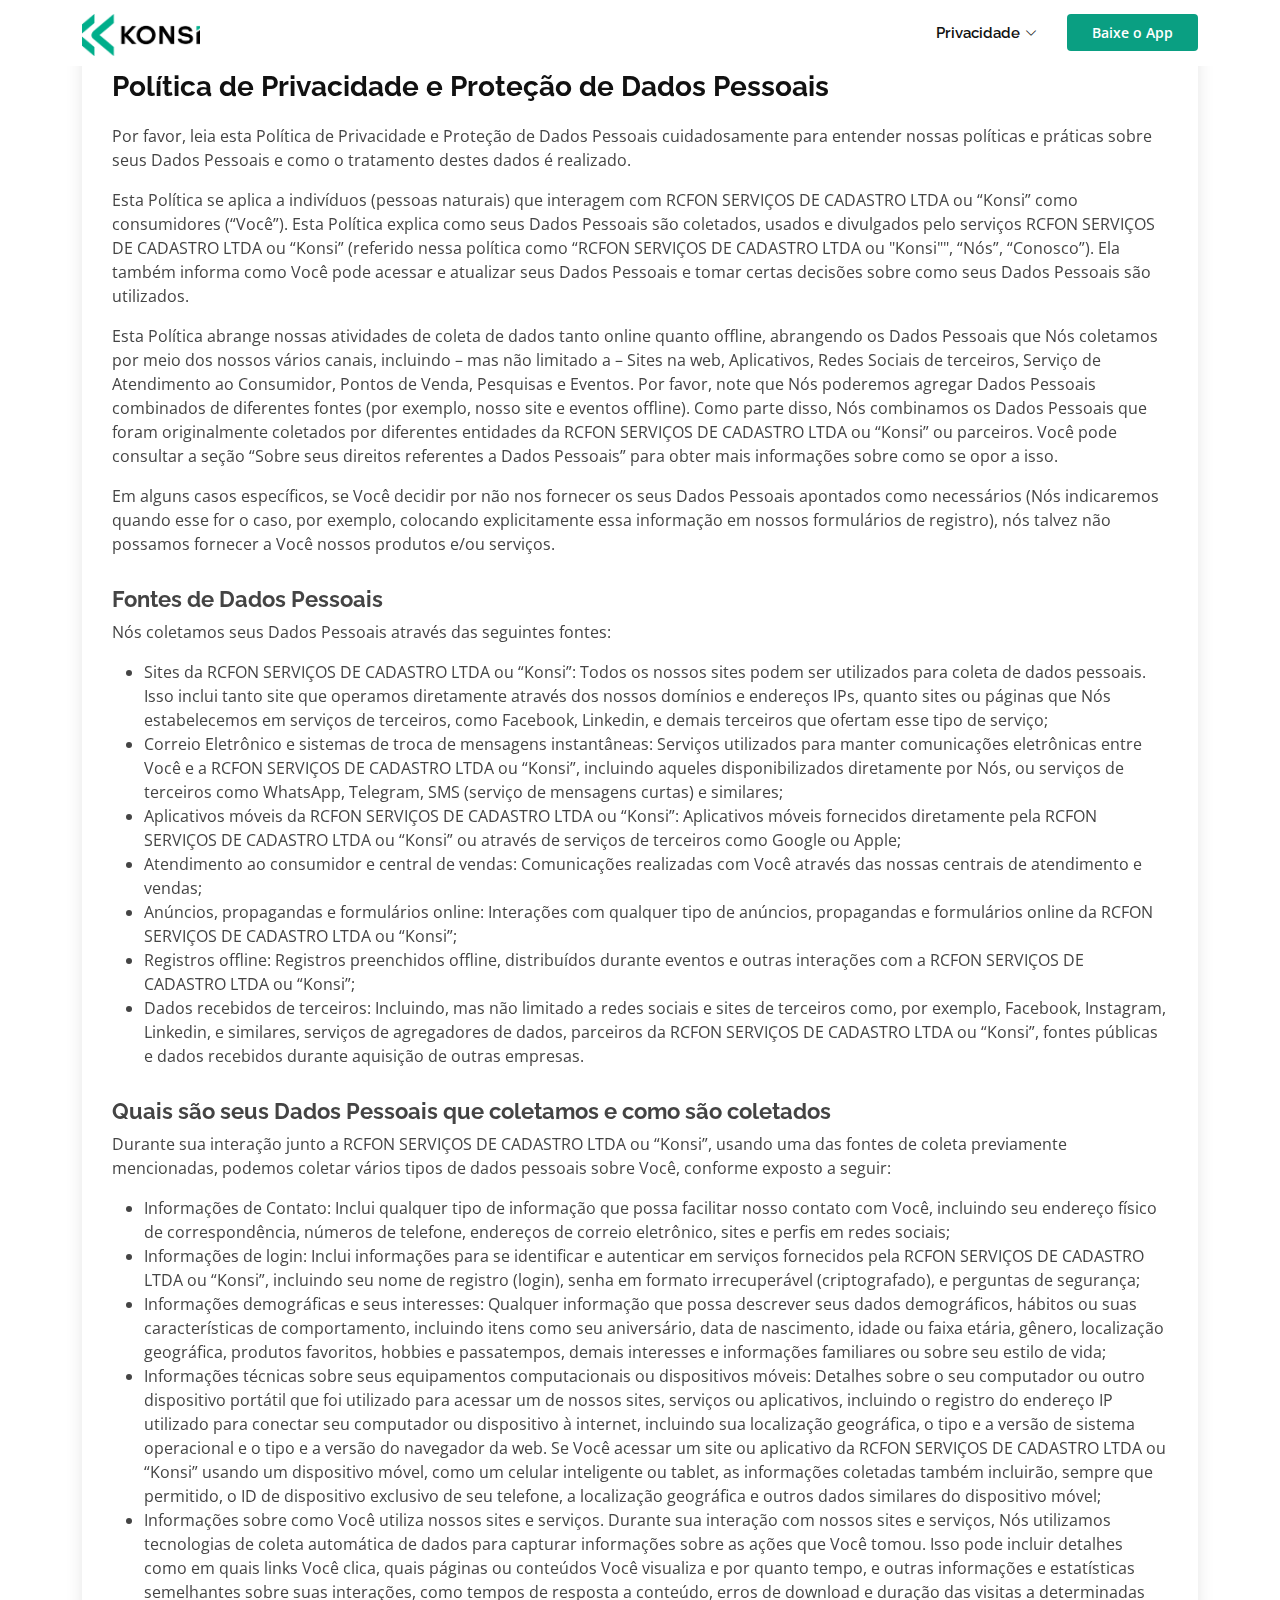
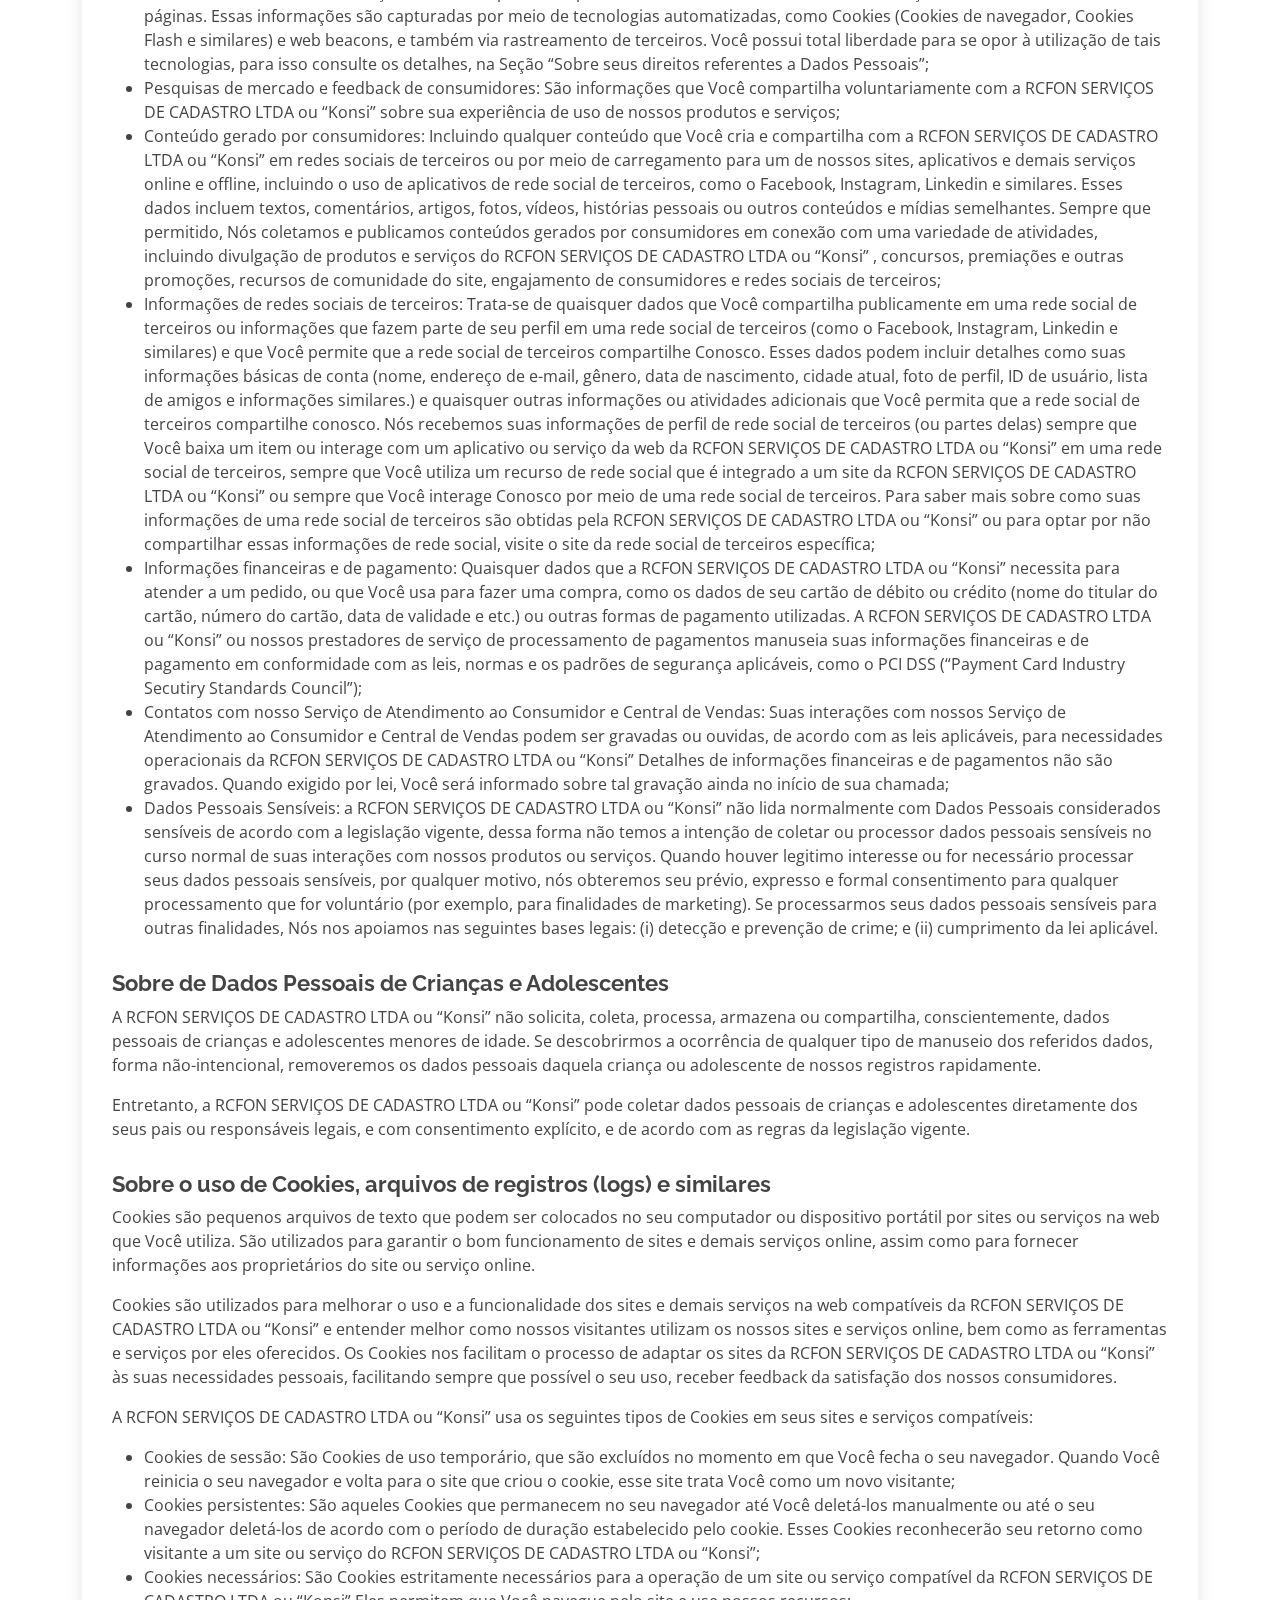
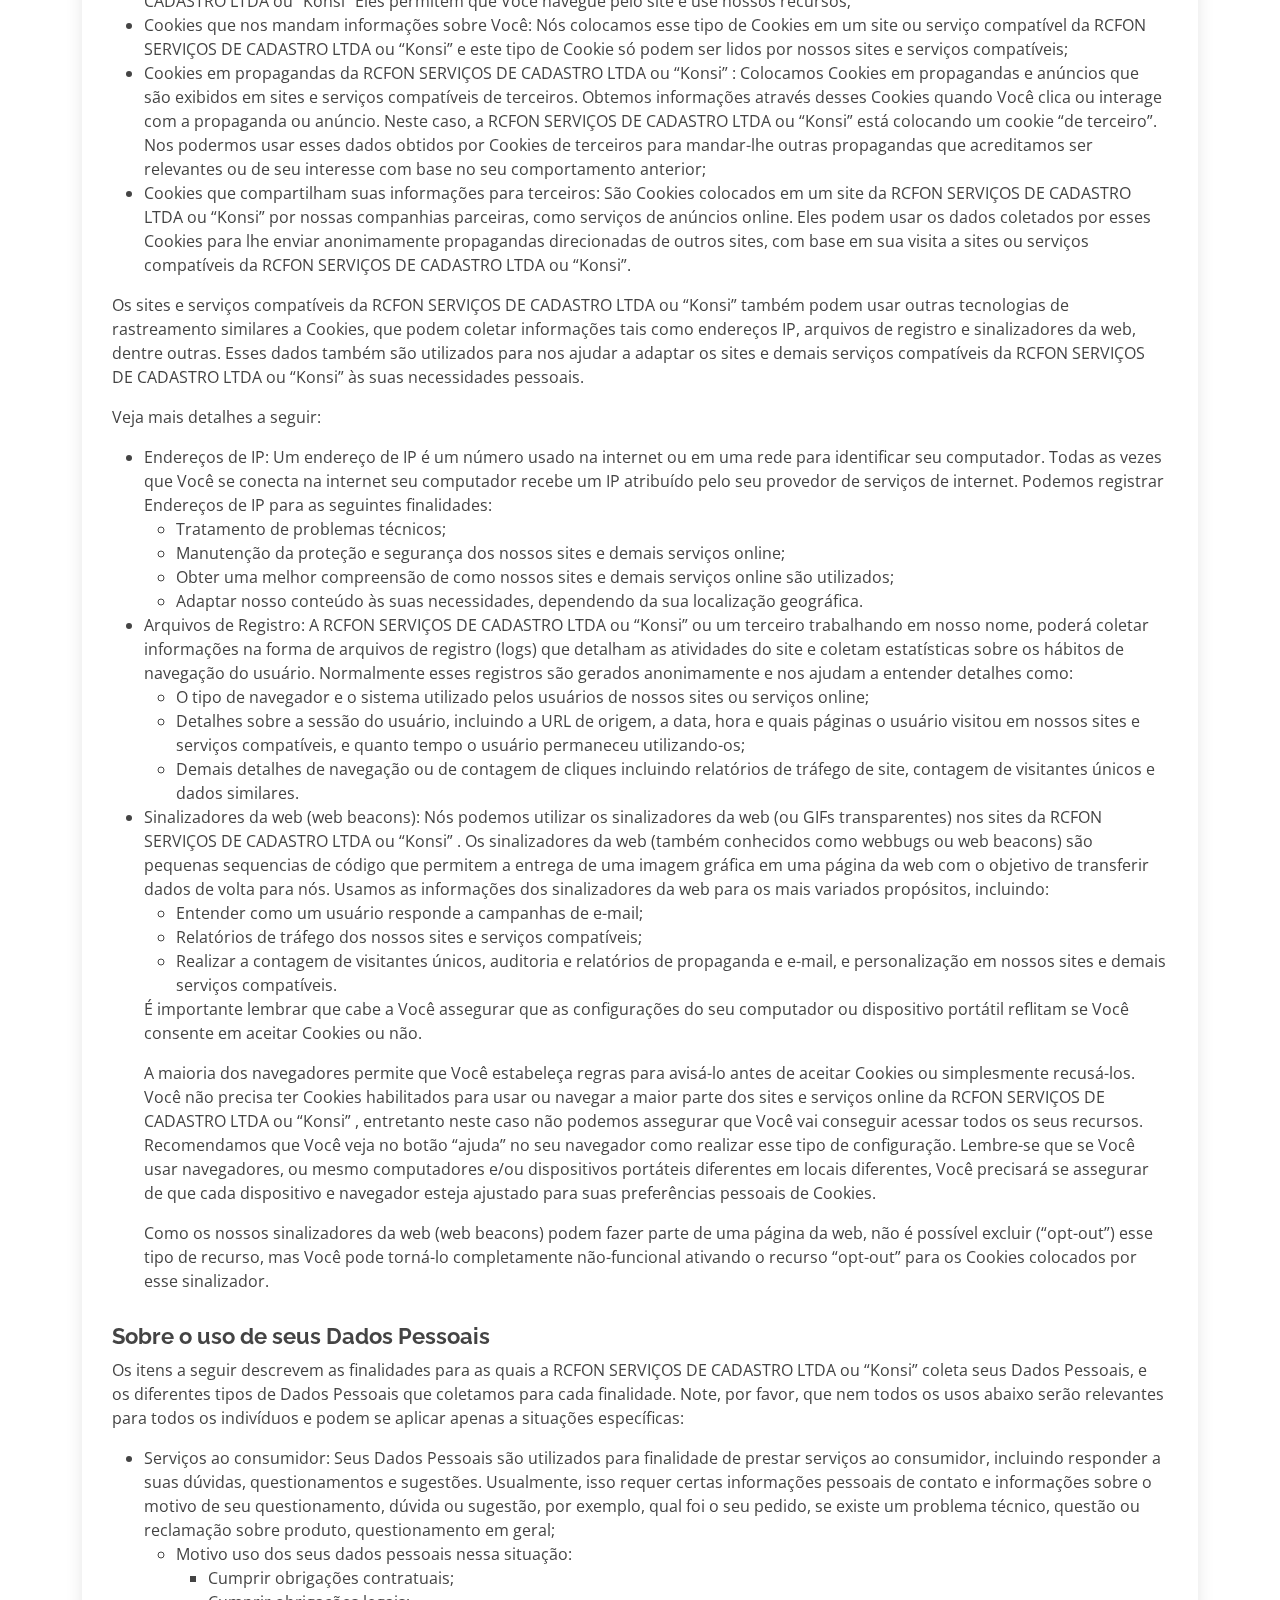
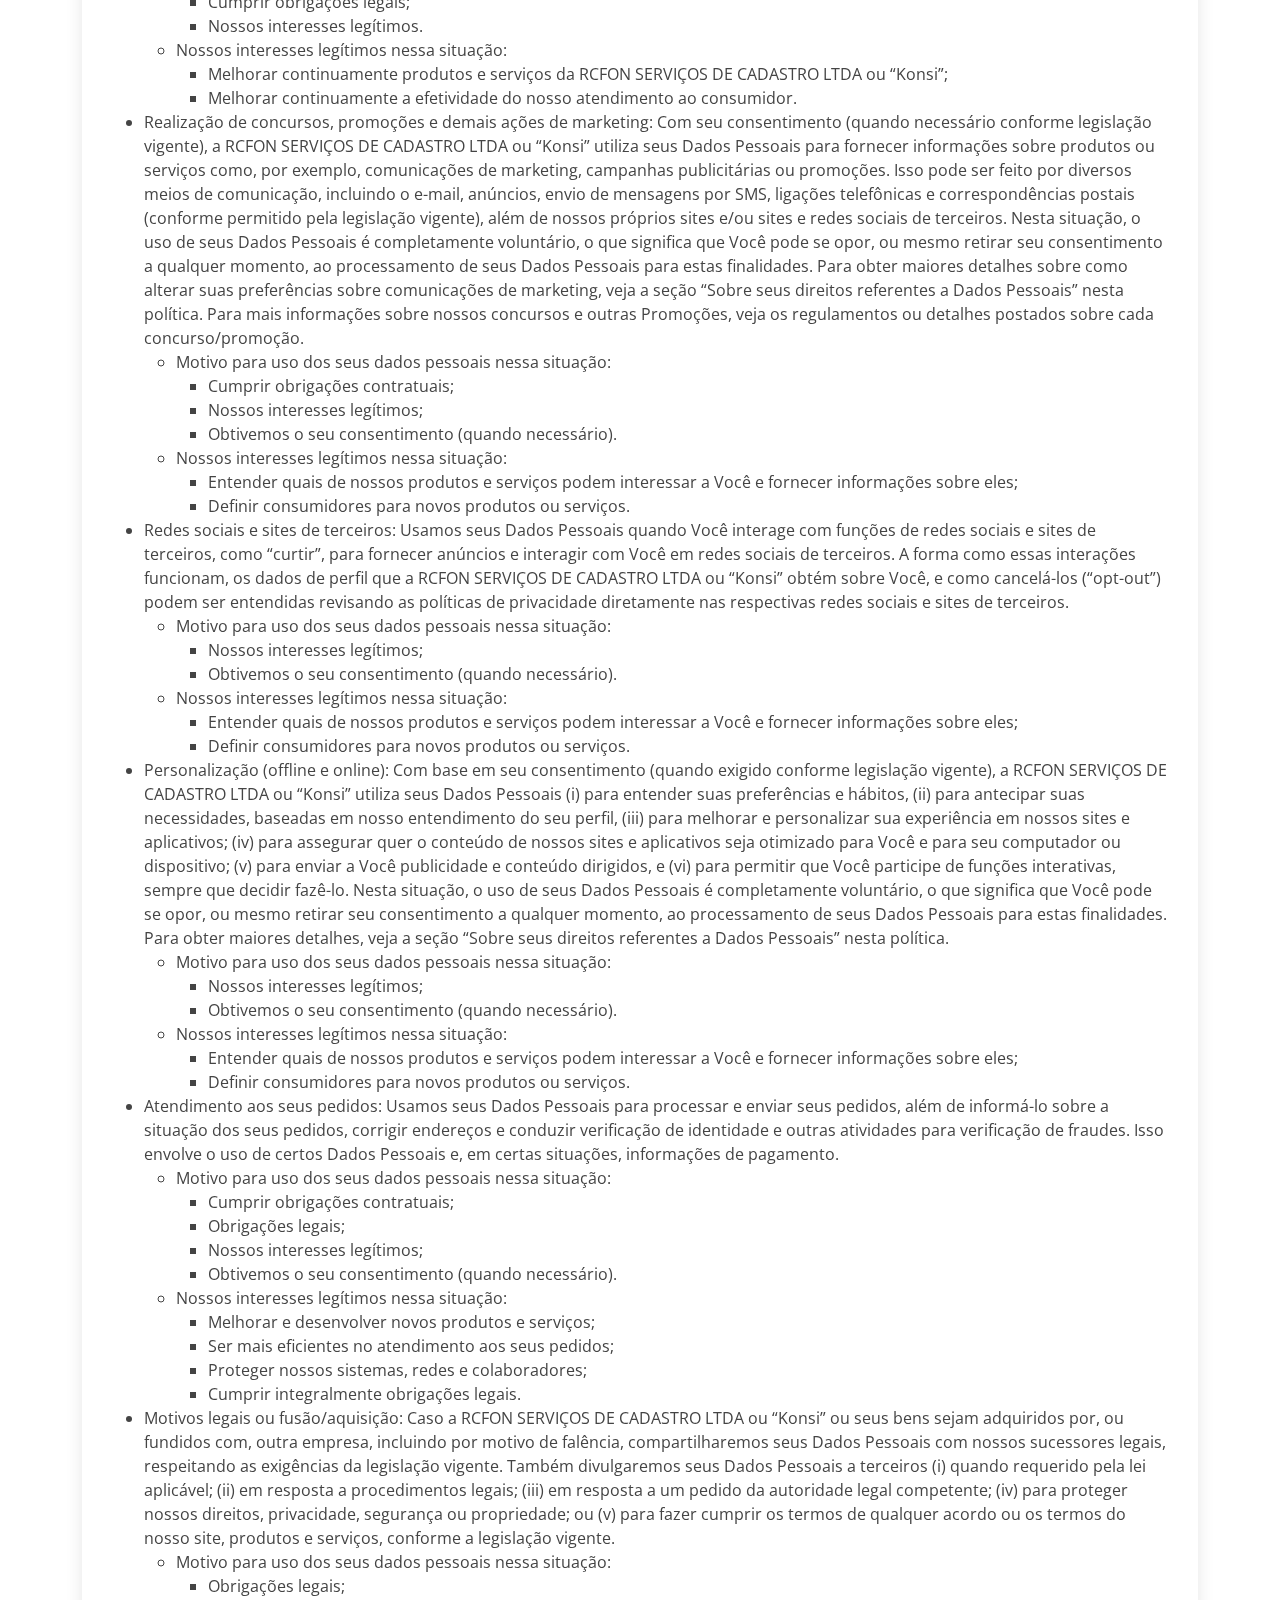
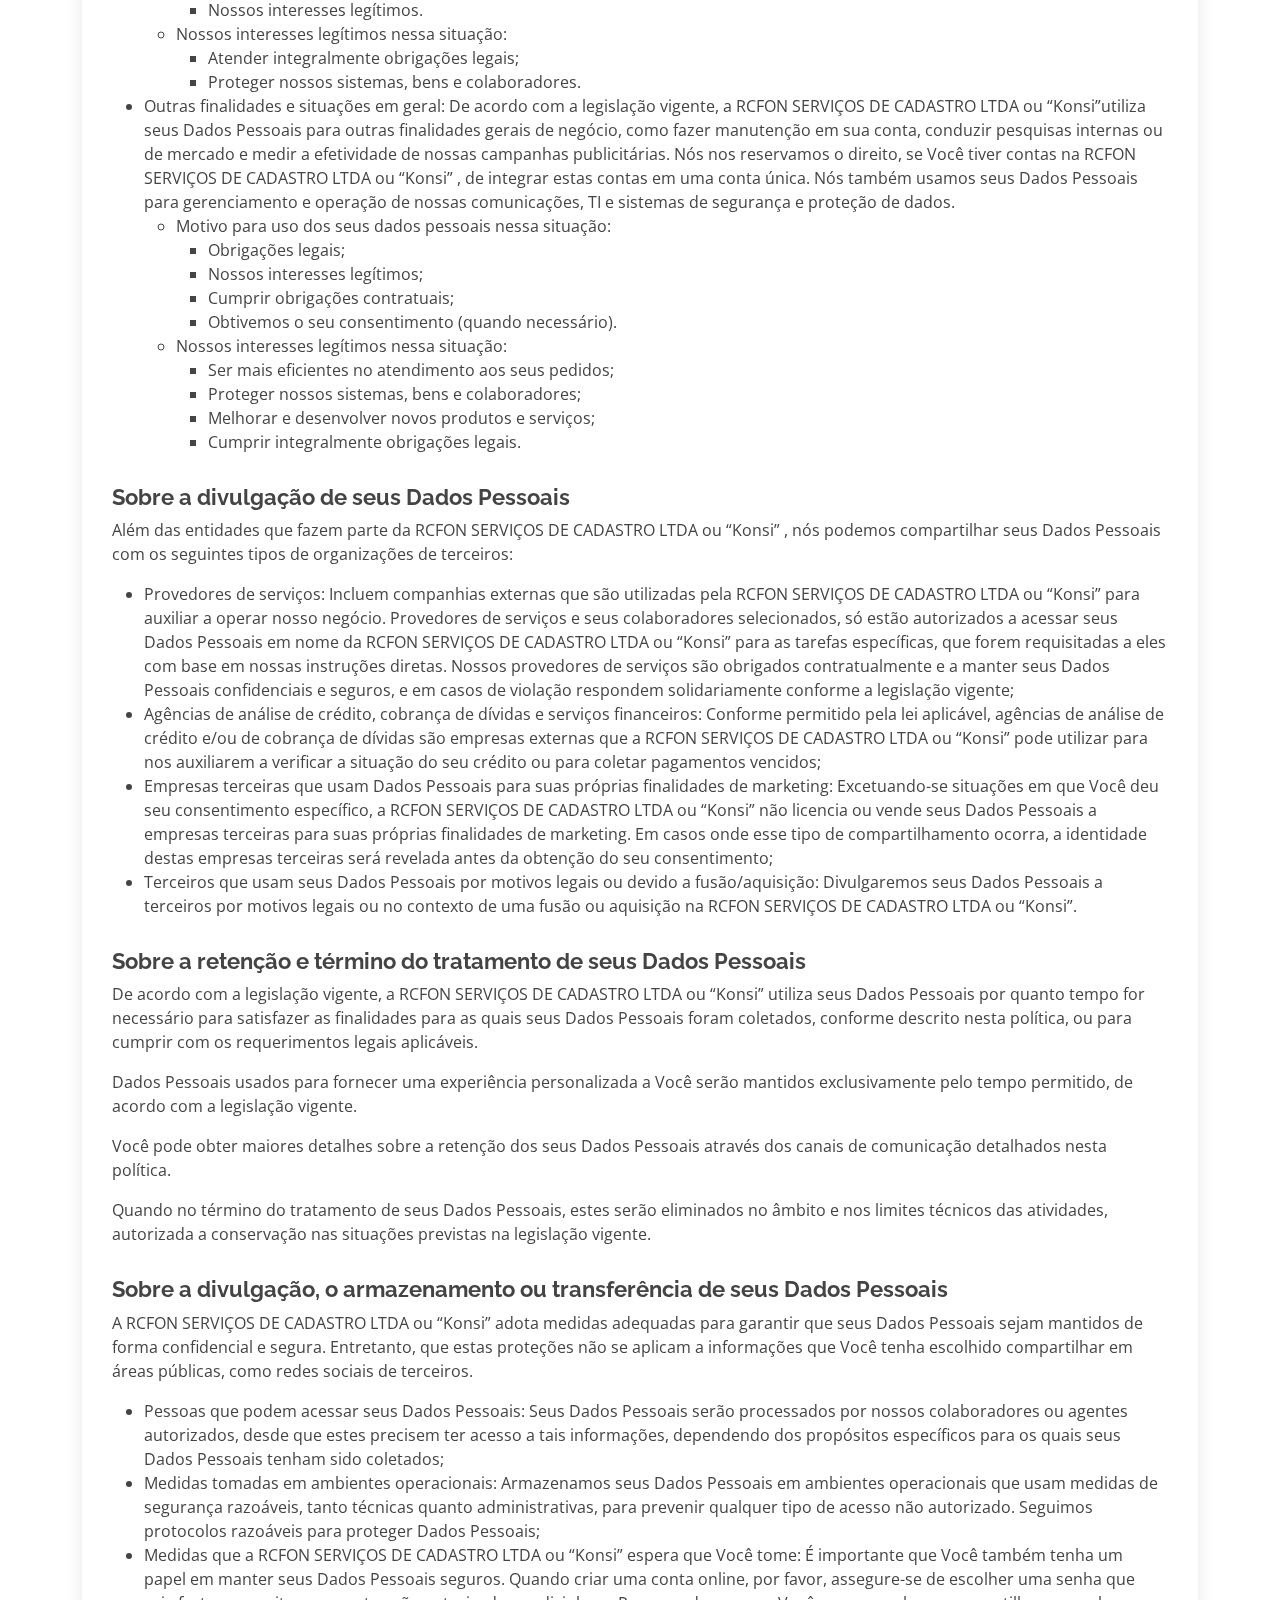
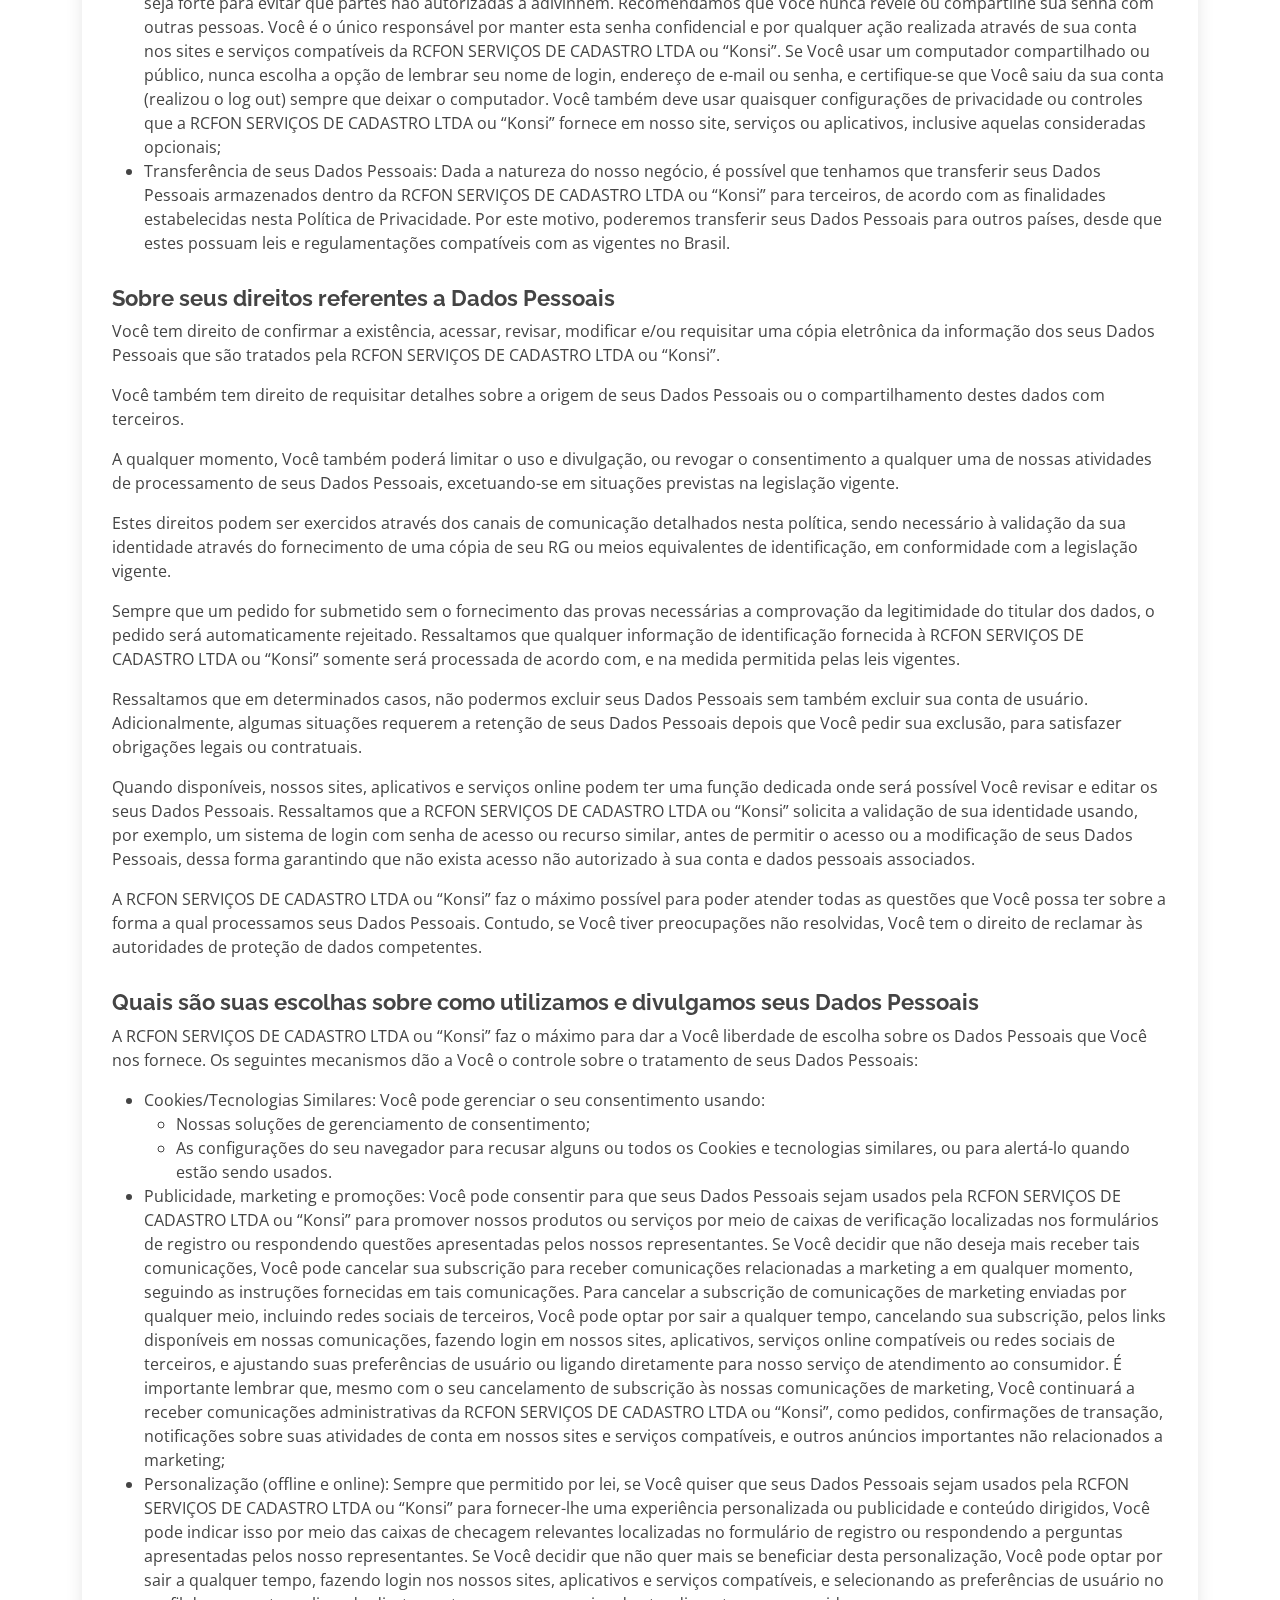
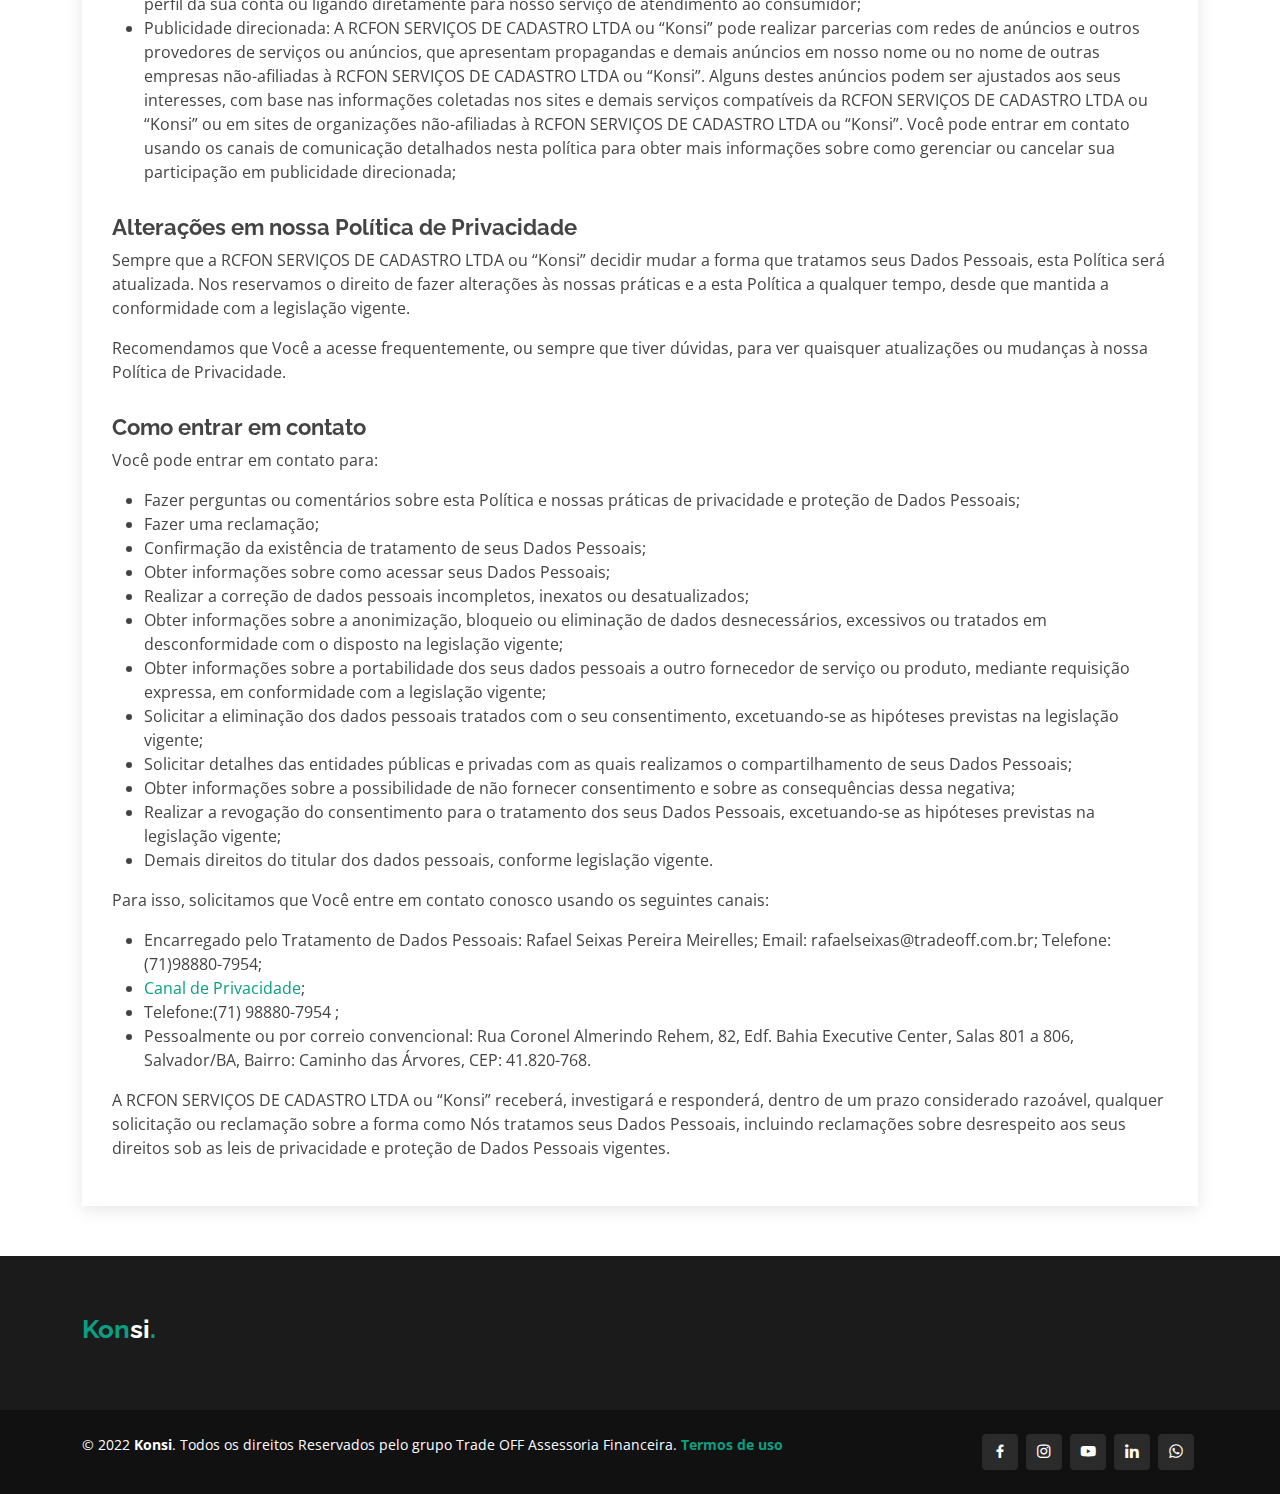
<file: termo-de-uso.html>
<!DOCTYPE html>
<html lang="pt-br">

<head>
  <meta charset="utf-8">
  <meta content="width=device-width, initial-scale=1.0" name="viewport">

  <title> Política de Privacidade Konsi </title>
  <meta
    content="Posts informativos com assuntos diversos sobre o mundo das finanças e do crédito. Venha ficar por dentro de tudo!"
    name="description">
  <meta>
  <meta
    content="blog da konsi, tudo sobre credito consignado, app para comparar taxas de juros, como reduzir a minha taxa de juros consignado, tudo sobre portabilidade de emprestimo"
    name="keywords">

  <meta content="Gabriel Nunes de Almeida" name="creator">

  <!-- Favicons -->
  <link href="assets/img/favicon.ico" rel="icon">
  <link href="assets/img/apple-touch-icon.png" rel="apple-touch-icon">

  <!-- Google Fonts -->
  <link
    href="https://fonts.googleapis.com/css?family=Open+Sans:300,300i,400,400i,600,600i,700,700i|Raleway:300,300i,400,400i,500,500i,600,600i,700,700i|Poppins:300,300i,400,400i,500,500i,600,600i,700,700i"
    rel="stylesheet">

  <!-- Vendor CSS Files -->
  <link href="assets/vendor/aos/aos.css" rel="stylesheet">
  <link href="assets/vendor/bootstrap/css/bootstrap.min.css" rel="stylesheet">
  <link href="assets/vendor/bootstrap-icons/bootstrap-icons.css" rel="stylesheet">
  <link href="assets/vendor/boxicons/css/boxicons.min.css" rel="stylesheet">
  <link href="assets/vendor/glightbox/css/glightbox.min.css" rel="stylesheet">
  <link href="assets/vendor/remixicon/remixicon.css" rel="stylesheet">
  <link href="assets/vendor/swiper/swiper-bundle.min.css" rel="stylesheet">

  <!-- Template Main CSS File -->
  <link href="assets/css/style.css" rel="stylesheet">

  <!-- =======================================================
  * Template Name: Presento - v3.7.0
  * Template URL: https://bootstrapmade.com/presento-bootstrap-corporate-template/
  * Author: BootstrapMade.com
  * License: https://bootstrapmade.com/license/
  ======================================================== -->
</head>

<body>

  <!-- ======= Header ======= -->
  <header id="header" class="fixed-top d-flex align-items-center">
    <div class="container d-flex align-items-center">
      <!-- <h1 class="logo me-auto"><a href="index.html">Konsi<span>.</span></a></h1> -->
      <!-- Uncomment below if you prefer to use an image logo -->
      <a href="index.html" class="logo me-auto"><img src="assets/img/logo-konsi-name-black.png" alt="logo konsi" /></a>

      <nav id="navbar" class="navbar order-last order-lg-0">
        <ul>
          
          <li class="dropdown">
            <a href="#"><span>Privacidade</span> <i class="bi bi-chevron-down"></i></a>
            <ul>
              <li>
                <a class="nav-link scrollto" href="privacidade.html">Política de Privacidade</a>
              </li>
              <li>
                <a class="nav-link scrollto" href="tu/index.html">Termos de Uso</a>
              </li>
              <li>
                <a class="nav-link scrollto" href="https://app.protegon.com.br/#/external_request/ed3c5463"
                  target="_blank">Canal de Privacidade</a>
              </li>
              <li>
                <a class="nav-link scrollto" href="https://app.protegon.com.br/#/external_incident_complaint/cc8c1692"
                  target="_blank">Canal de Denúncia</a>
              </li>
            </ul>
          </li>
        </ul>
        <i class="bi bi-list mobile-nav-toggle"></i>
      </nav>
      <!-- .navbar -->

      <a id="deepLinkHeader" href="#cta" class="get-started-btn scrollto"
        onclick="gtag('event','click_download_btn', {'event_category':'baixarApp','event_label':'navbar_btn'});">Baixe o
        App</a>
    </div>
  </header>
  <!-- End Header -->

  <main id="main">

    <!-- ======= Blog Single Section ======= -->
    <section id="blog" class="blog">
      <div class="container" data-aos="fade-up">

        <div class="row">

          <div class="col-lg-12 entries">

            <article class="entry entry-single">


              <h2 class="entry-title">
                <a>Política de Privacidade e Proteção de Dados Pessoais</a>
              </h2>

              <div class="entry-content">
                <p>
                  Por favor, leia esta Política de Privacidade e Proteção de Dados Pessoais cuidadosamente para entender
                  nossas políticas e práticas sobre seus Dados Pessoais e como o tratamento destes dados é realizado.
                </p>
                <p>
                  Esta Política se aplica a indivíduos (pessoas naturais) que interagem com RCFON SERVIÇOS DE
                  CADASTRO LTDA ou “Konsi” como consumidores (“Você”). Esta Política explica como seus Dados Pessoais
                  são coletados, usados e divulgados pelo serviços RCFON SERVIÇOS DE CADASTRO LTDA ou “Konsi” (referido
                  nessa política como “RCFON SERVIÇOS DE CADASTRO LTDA ou "Konsi"", “Nós”, “Conosco”). Ela também
                  informa como Você pode acessar e atualizar
                  seus Dados Pessoais e tomar certas decisões sobre como seus Dados Pessoais são utilizados.</p>
                <p>
                  Esta Política abrange nossas atividades de coleta de dados tanto online quanto offline, abrangendo os
                  Dados
                  Pessoais que Nós coletamos por meio dos nossos vários canais, incluindo – mas não limitado a – Sites
                  na
                  web, Aplicativos, Redes Sociais de terceiros, Serviço de Atendimento ao Consumidor, Pontos de Venda,
                  Pesquisas e Eventos. Por favor, note que Nós poderemos agregar Dados Pessoais combinados de diferentes
                  fontes (por exemplo, nosso site e eventos offline). Como parte disso, Nós combinamos os Dados Pessoais
                  que foram originalmente coletados por diferentes entidades da RCFON SERVIÇOS DE CADASTRO LTDA
                  ou “Konsi” ou parceiros. Você pode consultar a
                  seção “Sobre seus direitos referentes a Dados Pessoais” para obter mais informações sobre como se opor
                  a isso.
                  <p>Em alguns casos específicos, se Você decidir por não nos fornecer os seus Dados Pessoais apontados
                    como necessários (Nós indicaremos quando esse for o caso, por exemplo, colocando explicitamente essa
                    informação em nossos formulários de registro), nós talvez não possamos fornecer a Você nossos
                    produtos e/ou serviços.</p>
                  <h3>Fontes de Dados Pessoais</h3>
                  <p>
                    Nós coletamos seus Dados Pessoais através das seguintes fontes:
                  </p>
                  <ul>
                    <li>Sites da RCFON SERVIÇOS DE CADASTRO LTDA ou “Konsi”: Todos os nossos sites podem ser utilizados
                      para coleta de dados pessoais. Isso inclui tanto site que operamos diretamente através dos nossos
                      domínios e endereços IPs, quanto sites ou páginas que Nós estabelecemos em serviços de terceiros,
                      como Facebook, Linkedin, e demais terceiros que ofertam esse tipo de serviço;</li>
                    <li>Correio Eletrônico e sistemas de troca de mensagens instantâneas: Serviços utilizados para
                      manter comunicações eletrônicas entre Você e a RCFON SERVIÇOS DE CADASTRO LTDA ou
                      “Konsi”, incluindo aqueles disponibilizados diretamente por Nós, ou serviços de terceiros como
                      WhatsApp, Telegram, SMS (serviço de mensagens curtas) e similares;</li>
                    <li>Aplicativos móveis da RCFON SERVIÇOS DE
                      CADASTRO LTDA ou “Konsi”: Aplicativos móveis fornecidos diretamente pela
                      RCFON SERVIÇOS DE CADASTRO LTDA ou “Konsi” ou através de serviços de terceiros como
                      Google ou Apple;</li>
                    <li>Atendimento ao consumidor e central de vendas: Comunicações realizadas com Você através das
                      nossas centrais de atendimento e vendas;</li>
                    <li>Anúncios, propagandas e formulários online: Interações com qualquer tipo de anúncios,
                      propagandas e formulários online da RCFON SERVIÇOS DE CADASTRO LTDA ou “Konsi”;</li>
                    <li>Registros offline: Registros preenchidos offline, distribuídos durante eventos e outras
                      interações com a RCFON SERVIÇOS DE CADASTRO LTDA ou “Konsi”;</li>
                    <li>Dados recebidos de terceiros: Incluindo, mas não limitado a redes sociais e sites de terceiros
                      como, por exemplo, Facebook, Instagram, Linkedin, e similares, serviços de agregadores de dados,
                      parceiros da RCFON SERVIÇOS DE CADASTRO LTDA ou “Konsi”, fontes públicas e dados
                      recebidos durante aquisição de outras empresas.</li>
                  </ul>

                  <h3>Quais são seus Dados Pessoais que coletamos e como são coletados</h3>
                  <p>
                    Durante sua interação junto a RCFON SERVIÇOS DE CADASTRO LTDA ou “Konsi”, usando uma das
                    fontes de coleta previamente mencionadas, podemos coletar vários tipos de dados pessoais sobre Você,
                    conforme exposto a seguir:</p>
                  <ul>
                    <li>Informações de Contato: Inclui qualquer tipo de informação que possa facilitar nosso contato com
                      Você, incluindo seu endereço físico de correspondência, números de telefone, endereços de correio
                      eletrônico, sites e perfis em redes sociais;</li>
                    <li>Informações de login: Inclui informações para se identificar e autenticar em serviços fornecidos
                      pela RCFON SERVIÇOS DE CADASTRO LTDA ou “Konsi”, incluindo seu nome de registro (login),
                      senha em formato irrecuperável (criptografado), e perguntas de segurança;</li>
                    <li>Informações demográficas e seus interesses: Qualquer informação que possa descrever seus dados
                      demográficos, hábitos ou suas características de comportamento, incluindo itens como seu
                      aniversário, data de nascimento, idade ou faixa etária, gênero, localização geográfica, produtos
                      favoritos, hobbies e passatempos, demais interesses e informações familiares ou sobre seu estilo
                      de vida;</li>
                    <li>Informações técnicas sobre seus equipamentos computacionais ou dispositivos móveis: Detalhes
                      sobre o seu computador ou outro dispositivo portátil que foi utilizado para acessar um de nossos
                      sites, serviços ou aplicativos, incluindo o registro do endereço IP utilizado para conectar seu
                      computador ou dispositivo à internet, incluindo sua localização geográfica, o tipo e a versão de
                      sistema operacional e o tipo e a versão do navegador da web. Se Você acessar um site ou aplicativo
                      da RCFON SERVIÇOS DE CADASTRO LTDA ou “Konsi” usando um dispositivo móvel, como um
                      celular inteligente ou tablet, as informações coletadas também incluirão, sempre que permitido, o
                      ID de dispositivo exclusivo de seu telefone, a localização geográfica e outros dados similares do
                      dispositivo móvel;</li>
                    <li>Informações sobre como Você utiliza nossos sites e serviços. Durante sua interação com nossos
                      sites e serviços, Nós utilizamos tecnologias de coleta automática de dados para capturar
                      informações sobre as ações que Você tomou. Isso pode incluir detalhes como em quais links Você
                      clica, quais páginas ou conteúdos Você visualiza e por quanto tempo, e outras informações e
                      estatísticas semelhantes sobre suas interações, como tempos de resposta a conteúdo, erros de
                      download e duração das visitas a determinadas páginas. Essas informações são capturadas por meio
                      de tecnologias automatizadas, como Cookies (Cookies de navegador, Cookies Flash e similares) e web
                      beacons, e também via rastreamento de terceiros. Você possui total liberdade para se opor à
                      utilização de tais tecnologias, para isso consulte os detalhes, na Seção “Sobre seus direitos
                      referentes a Dados Pessoais”;</li>
                    <li>Pesquisas de mercado e feedback de consumidores: São informações que Você compartilha
                      voluntariamente com a RCFON SERVIÇOS DE CADASTRO LTDA ou “Konsi” sobre sua experiência de uso de
                      nossos produtos e serviços;</li>
                    <li>Conteúdo gerado por consumidores: Incluindo qualquer conteúdo que Você cria e compartilha com a
                      RCFON SERVIÇOS DE
                      CADASTRO LTDA ou “Konsi” em redes sociais de terceiros ou por meio de carregamento para um de
                      nossos sites, aplicativos e demais serviços online e offline, incluindo o uso de aplicativos de
                      rede social de terceiros, como o Facebook, Instagram, Linkedin e similares. Esses dados incluem
                      textos, comentários, artigos, fotos, vídeos, histórias pessoais ou outros conteúdos e mídias
                      semelhantes. Sempre que permitido, Nós coletamos e publicamos conteúdos gerados por consumidores
                      em conexão com uma variedade de atividades, incluindo divulgação de produtos e serviços do RCFON
                      SERVIÇOS DE CADASTRO LTDA ou “Konsi” , concursos, premiações e outras promoções, recursos de
                      comunidade do site, engajamento de consumidores e redes sociais de terceiros;</li>
                    <li>Informações de redes sociais de terceiros: Trata-se de quaisquer dados que Você compartilha
                      publicamente em uma rede social de terceiros ou informações que fazem parte de seu perfil em uma
                      rede social de terceiros (como o Facebook, Instagram, Linkedin e similares) e que Você permite que
                      a rede social de terceiros compartilhe Conosco. Esses dados podem incluir detalhes como suas
                      informações básicas de conta (nome, endereço de e-mail, gênero, data de nascimento, cidade atual,
                      foto de perfil, ID de usuário, lista de amigos e informações similares.) e quaisquer outras
                      informações ou atividades adicionais que Você permita que a rede social de terceiros compartilhe
                      conosco. Nós recebemos suas informações de perfil de rede social de terceiros (ou partes delas)
                      sempre que Você baixa um item ou interage com um aplicativo ou serviço da web da RCFON SERVIÇOS DE
                      CADASTRO LTDA ou “Konsi” em uma rede social de terceiros, sempre que Você utiliza um recurso de
                      rede social que é integrado a um site da RCFON SERVIÇOS DE CADASTRO LTDA ou “Konsi” ou sempre que
                      Você interage Conosco por meio de uma rede social de terceiros. Para saber mais sobre como suas
                      informações de uma rede social de terceiros são obtidas pela RCFON SERVIÇOS DE
                      CADASTRO LTDA ou “Konsi” ou para
                      optar por não compartilhar essas informações de rede social, visite o site da rede social de
                      terceiros específica;</li>
                    <li>Informações financeiras e de pagamento: Quaisquer dados que a RCFON SERVIÇOS DE CADASTRO LTDA ou
                      “Konsi” necessita para atender a um pedido, ou que Você usa para fazer uma compra, como os dados
                      de seu cartão de débito ou crédito (nome do titular do cartão, número do cartão, data de validade
                      e etc.) ou outras formas de pagamento utilizadas. A RCFON SERVIÇOS DE CADASTRO LTDA ou “Konsi” ou
                      nossos prestadores de serviço de processamento de pagamentos manuseia suas informações financeiras
                      e de pagamento em conformidade com as leis, normas e os padrões de segurança aplicáveis, como o
                      PCI DSS (“Payment Card Industry Secutiry Standards Council”);</li>
                    <li>Contatos com nosso Serviço de Atendimento ao Consumidor e Central de Vendas: Suas interações
                      com nossos Serviço de Atendimento ao Consumidor e Central de Vendas podem ser gravadas ou ouvidas,
                      de acordo com as leis aplicáveis, para necessidades operacionais da RCFON SERVIÇOS DE CADASTRO
                      LTDA ou “Konsi” Detalhes de informações financeiras e de pagamentos não são gravados. Quando
                      exigido por lei, Você será informado sobre tal gravação ainda no início de sua chamada;</li>
                    <li>Dados Pessoais Sensíveis: a RCFON SERVIÇOS DE CADASTRO LTDA ou “Konsi” não lida normalmente
                      com Dados Pessoais considerados sensíveis de acordo com a legislação vigente, dessa forma não
                      temos a intenção de coletar ou processor dados pessoais sensíveis no curso normal de suas
                      interações com nossos produtos ou serviços. Quando houver legitimo interesse ou for necessário
                      processar seus dados pessoais sensíveis, por qualquer motivo, nós obteremos seu prévio, expresso e
                      formal consentimento para qualquer processamento que for voluntário (por exemplo, para finalidades
                      de marketing). Se processarmos seus dados pessoais sensíveis para outras finalidades, Nós nos
                      apoiamos nas seguintes bases legais: (i) detecção e prevenção de crime; e (ii) cumprimento da lei
                      aplicável.</li>
                  </ul>
                  <h3>Sobre de Dados Pessoais de Crianças e Adolescentes</h3>
                  <p> A RCFON SERVIÇOS DE CADASTRO LTDA ou “Konsi” não solicita, coleta, processa, armazena ou
                    compartilha, conscientemente, dados pessoais de crianças e adolescentes menores de idade. Se
                    descobrirmos a ocorrência de qualquer tipo de manuseio dos referidos dados, forma não-intencional,
                    removeremos os dados pessoais daquela criança ou adolescente de nossos registros rapidamente.</p>
                  <p>Entretanto, a RCFON SERVIÇOS DE CADASTRO LTDA ou “Konsi” pode coletar dados pessoais de crianças e
                    adolescentes diretamente dos seus pais ou responsáveis legais, e com consentimento explícito, e de
                    acordo com as regras da legislação vigente.
                  </p>

                  <h3>Sobre o uso de Cookies, arquivos de registros (logs) e similares</h3>
                  <p>Cookies são pequenos arquivos de texto que podem ser colocados no seu computador ou dispositivo
                    portátil por sites ou serviços na web que Você utiliza. São utilizados para garantir o bom
                    funcionamento de sites e demais serviços online, assim como para fornecer informações aos
                    proprietários do site ou serviço online.
                  </p>
                  <p>Cookies são utilizados para melhorar o uso e a funcionalidade dos sites e demais serviços na web
                    compatíveis da RCFON SERVIÇOS DE CADASTRO LTDA ou “Konsi” e entender melhor como nossos visitantes
                    utilizam os nossos sites e serviços online, bem como as ferramentas e serviços por eles oferecidos.
                    Os Cookies nos facilitam o processo de adaptar os sites da RCFON SERVIÇOS DE CADASTRO LTDA ou
                    “Konsi” às suas necessidades pessoais, facilitando sempre que possível o seu uso, receber feedback
                    da satisfação dos nossos consumidores.
                  </p>
                  <p>A RCFON SERVIÇOS DE CADASTRO LTDA ou “Konsi” usa os seguintes tipos de Cookies em seus sites e serviços compatíveis:
                  </p>

                  <ul>
                    <li>Cookies de sessão: São Cookies de uso temporário, que são excluídos no momento em que Você
                      fecha o seu navegador. Quando Você reinicia o seu navegador e volta para o site que criou o
                      cookie, esse site trata Você como um novo visitante;</li>
                    <li>Cookies persistentes: São aqueles Cookies que permanecem no seu navegador até Você deletá-los
                      manualmente ou até o seu navegador deletá-los de acordo com o período de duração estabelecido pelo
                      cookie. Esses Cookies reconhecerão seu retorno como visitante a um site ou serviço do RCFON
                      SERVIÇOS DE CADASTRO LTDA ou “Konsi”;</li>
                    <li>Cookies necessários: São Cookies estritamente necessários para a operação de um site ou
                      serviço compatível da RCFON SERVIÇOS DE CADASTRO LTDA ou “Konsi” Eles permitem que Você navegue
                      pelo site e use nossos recursos;</li>
                    <li>Cookies que nos mandam informações sobre Você: Nós colocamos esse tipo de Cookies em um site
                      ou serviço compatível da RCFON SERVIÇOS DE CADASTRO LTDA ou “Konsi” e este tipo de Cookie só podem
                      ser lidos por nossos sites e serviços compatíveis;</li>
                    <li>Cookies em propagandas da RCFON SERVIÇOS DE CADASTRO LTDA ou “Konsi” : Colocamos Cookies em
                      propagandas e anúncios que são exibidos em sites e serviços compatíveis de terceiros. Obtemos
                      informações através desses Cookies quando Você clica ou interage com a propaganda ou anúncio.
                      Neste caso, a RCFON SERVIÇOS DE CADASTRO LTDA ou “Konsi” está colocando um cookie “de terceiro”.
                      Nos podermos usar esses dados obtidos por Cookies de terceiros para mandar-lhe outras propagandas
                      que acreditamos ser relevantes ou de seu interesse com base no seu comportamento anterior;</li>
                    <li>Cookies que compartilham suas informações para terceiros: São Cookies colocados em um site da
                      RCFON SERVIÇOS DE CADASTRO LTDA ou “Konsi” por nossas companhias parceiras, como serviços de
                      anúncios online. Eles podem usar os dados coletados por esses Cookies para lhe enviar anonimamente
                      propagandas direcionadas de outros sites, com base em sua visita a sites ou serviços compatíveis
                      da RCFON SERVIÇOS DE CADASTRO LTDA ou “Konsi”.
                    </li>
                  </ul>
                  <p>Os sites e serviços compatíveis da RCFON SERVIÇOS DE CADASTRO LTDA ou “Konsi” também podem usar
                    outras tecnologias de rastreamento similares a Cookies, que podem coletar informações tais como
                    endereços IP, arquivos de registro e sinalizadores da web, dentre outras. Esses dados também são
                    utilizados para nos ajudar a adaptar os sites e demais serviços compatíveis da RCFON SERVIÇOS DE
                    CADASTRO LTDA ou “Konsi” às suas necessidades pessoais.
                  </p>
                  <p>Veja mais detalhes a seguir:
                  </p>
                  <ul>

                    <li>Endereços de IP: Um endereço de IP é um número usado na internet ou em uma rede para identificar
                      seu computador. Todas as vezes que Você se conecta na internet seu computador recebe um IP
                      atribuído pelo seu provedor de serviços de internet. Podemos registrar Endereços de IP para as
                      seguintes finalidades:
                      <ul>
                        <li>Tratamento de problemas técnicos;</li>
                        <li>Manutenção da proteção e segurança dos nossos sites e demais serviços online;</li>
                        <li>Obter uma melhor compreensão de como nossos sites e demais serviços online são utilizados;
                        </li>
                        <li>Adaptar nosso conteúdo às suas necessidades, dependendo da sua localização geográfica.</li>
                      </ul>
                    </li>
                    <li>Arquivos de Registro: A RCFON SERVIÇOS DE CADASTRO LTDA ou “Konsi” ou um terceiro trabalhando em
                      nosso nome, poderá coletar informações na forma de arquivos de registro (logs) que detalham as
                      atividades do site e coletam estatísticas sobre os hábitos de navegação do usuário. Normalmente
                      esses registros são gerados anonimamente e nos ajudam a entender detalhes como:</li>
                    <ul>
                      <li>O tipo de navegador e o sistema utilizado pelos usuários de nossos sites ou serviços online;
                      <li>Detalhes sobre a sessão do usuário, incluindo a URL de origem, a data, hora e quais páginas o
                        usuário visitou em nossos sites e serviços compatíveis, e quanto tempo o usuário permaneceu
                        utilizando-os;
                      <li>Demais detalhes de navegação ou de contagem de cliques incluindo relatórios de tráfego de
                        site, contagem de visitantes únicos e dados similares.
                    </ul>
                    <li>
                      Sinalizadores da web (web beacons): Nós podemos utilizar os sinalizadores da web (ou GIFs
                      transparentes) nos sites da RCFON SERVIÇOS DE CADASTRO LTDA ou “Konsi” . Os sinalizadores da web
                      (também conhecidos como webbugs ou web beacons) são pequenas sequencias de código que permitem a
                      entrega de uma imagem gráfica em uma página da web com o objetivo de transferir dados de volta
                      para
                      nós. Usamos as informações dos sinalizadores da web para os mais variados propósitos, incluindo:
                      <ul>
                        <li>Entender como um usuário responde a campanhas de e-mail;
                        </li>
                        <li>Relatórios de tráfego dos nossos sites e serviços compatíveis;
                        </li>
                        <li>Realizar a contagem de visitantes únicos, auditoria e relatórios de propaganda e e-mail,
                          e
                          personalização em nossos sites e demais serviços compatíveis.
                        </li>
                      </ul>
                    </li>
                    <p>É importante lembrar que cabe a Você assegurar que as configurações do seu computador ou
                      dispositivo
                      portátil reflitam se Você consente em aceitar Cookies ou não.</p>
                    <p>A maioria dos navegadores permite que Você estabeleça regras para avisá-lo antes de aceitar
                      Cookies
                      ou simplesmente recusá-los. Você não precisa ter Cookies habilitados para usar ou navegar a maior
                      parte dos sites e serviços online da RCFON SERVIÇOS DE CADASTRO LTDA ou “Konsi” , entretanto neste
                      caso não podemos assegurar que Você vai conseguir acessar todos os seus recursos. Recomendamos que
                      Você veja no botão “ajuda” no seu navegador como realizar esse tipo de configuração. Lembre-se que
                      se Você usar navegadores, ou mesmo computadores e/ou dispositivos portáteis diferentes em locais
                      diferentes, Você precisará se assegurar de que cada dispositivo e navegador esteja ajustado para
                      suas preferências pessoais de Cookies.</p>
                    <p>Como os nossos sinalizadores da web (web beacons) podem fazer parte de uma página da web, não é
                      possível excluir (“opt-out”) esse tipo de recurso, mas Você pode torná-lo completamente
                      não-funcional ativando o recurso “opt-out” para os Cookies colocados por esse sinalizador.
                    </p>
                  </ul>

                  <h3>Sobre o uso de seus Dados Pessoais</h3>
                  <p>Os itens a seguir descrevem as finalidades para as quais a RCFON SERVIÇOS DE CADASTRO LTDA ou
                    “Konsi” coleta seus Dados Pessoais, e os diferentes tipos de Dados Pessoais que coletamos para cada
                    finalidade. Note, por favor, que nem todos os usos abaixo serão relevantes para todos os indivíduos
                    e
                    podem se aplicar apenas a situações específicas:</p>
                  <ul>
                    <li>Serviços ao consumidor: Seus Dados Pessoais são utilizados para finalidade de prestar serviços
                      ao consumidor, incluindo responder a suas dúvidas, questionamentos e sugestões. Usualmente, isso
                      requer certas informações pessoais de contato e informações sobre o motivo de seu questionamento,
                      dúvida ou sugestão, por exemplo, qual foi o seu pedido, se existe um problema técnico, questão ou
                      reclamação sobre produto, questionamento em geral;</li>
                    <ul>
                      <li>Motivo uso dos seus dados pessoais nessa situação:
                        <ul>
                          <li>Cumprir obrigações contratuais;</li>
                          <li>Cumprir obrigações legais;</li>
                          <li>Nossos interesses legítimos.</li>
                        </ul>
                      </li>
                      <li>Nossos interesses legítimos nessa situação:
                        <ul>
                          <li>Melhorar continuamente produtos e serviços da RCFON SERVIÇOS DE CADASTRO LTDA ou
                            “Konsi”;
                          </li>
                          <li>Melhorar continuamente a efetividade do nosso atendimento ao consumidor.</li>
                        </ul>
                      </li>
                    </ul>
                    <li>
                      Realização de concursos, promoções e demais ações de marketing: Com seu consentimento (quando
                      necessário conforme legislação vigente), a RCFON SERVIÇOS DE CADASTRO LTDA ou “Konsi” utiliza seus
                      Dados Pessoais para fornecer informações sobre produtos ou serviços como, por exemplo,
                      comunicações de marketing, campanhas publicitárias ou promoções. Isso pode ser feito por diversos
                      meios de comunicação, incluindo o e-mail, anúncios, envio de mensagens por SMS, ligações
                      telefônicas e correspondências postais (conforme permitido pela legislação vigente), além de
                      nossos próprios sites e/ou sites e redes sociais de terceiros. Nesta situação, o uso de seus Dados
                      Pessoais é completamente voluntário, o que significa que Você pode se opor, ou mesmo retirar seu
                      consentimento a qualquer momento, ao processamento de seus Dados Pessoais para estas finalidades.
                      Para obter maiores detalhes sobre como alterar suas preferências sobre comunicações de marketing,
                      veja a seção “Sobre seus direitos referentes a Dados Pessoais” nesta política. Para mais
                      informações sobre nossos concursos e outras Promoções, veja os regulamentos ou detalhes postados
                      sobre cada concurso/promoção.
                      <ul>
                        <li>
                          Motivo para uso dos seus dados pessoais nessa situação:
                          <ul>
                            <li>Cumprir obrigações contratuais;</li>
                            <li>Nossos interesses legítimos;</li>
                            <li>Obtivemos o seu consentimento (quando necessário).</li>
                          </ul>
                        </li>
                        <li>
                          Nossos interesses legítimos nessa situação:
                          <ul>
                            <li>Entender quais de nossos produtos e serviços podem interessar a Você e fornecer
                              informações sobre eles; </li>
                            <li>Definir consumidores para novos produtos ou serviços.</li>
                          </ul>
                        </li>
                      </ul>
                    </li>
                    <li>
                      Redes sociais e sites de terceiros: Usamos seus Dados Pessoais quando Você interage com funções de
                      redes sociais e sites de terceiros, como “curtir”, para fornecer anúncios e interagir com Você em
                      redes sociais de terceiros. A forma como essas interações funcionam, os dados de perfil que a
                      RCFON SERVIÇOS DE CADASTRO LTDA ou “Konsi” obtém sobre Você, e como cancelá-los (“opt-out”) podem
                      ser entendidas revisando as políticas de privacidade diretamente nas respectivas redes sociais e
                      sites de terceiros.
                      <ul>
                        <li>
                          Motivo para uso dos seus dados pessoais nessa situação:
                          <ul>
                            <li>Nossos interesses legítimos;</li>
                            <li>Obtivemos o seu consentimento (quando necessário).</li>
                          </ul>
                        </li>
                        <li>
                          Nossos interesses legítimos nessa situação:
                          <ul>
                            <li>Entender quais de nossos produtos e serviços podem interessar a Você e fornecer
                              informações sobre eles;</li>
                            <li>Definir consumidores para novos produtos ou serviços.</li>
                          </ul>
                        </li>
                      </ul>
                    </li>
                    <li>
                      Personalização (offline e online): Com base em seu consentimento (quando exigido conforme
                      legislação vigente), a RCFON SERVIÇOS DE CADASTRO LTDA ou “Konsi” utiliza seus Dados Pessoais (i)
                      para entender suas preferências e hábitos, (ii) para antecipar suas necessidades, baseadas em
                      nosso entendimento do seu perfil, (iii) para melhorar e personalizar sua experiência em nossos
                      sites e aplicativos; (iv) para assegurar quer o conteúdo de nossos sites e aplicativos seja
                      otimizado para Você e para seu computador ou dispositivo; (v) para enviar a Você publicidade e
                      conteúdo dirigidos, e (vi) para permitir que Você participe de funções interativas, sempre que
                      decidir fazê-lo. Nesta situação, o uso de seus Dados Pessoais é completamente voluntário, o que
                      significa que Você pode se opor, ou mesmo retirar seu consentimento a qualquer momento, ao
                      processamento de seus Dados Pessoais para estas finalidades. Para obter maiores detalhes, veja a
                      seção “Sobre seus direitos referentes a Dados Pessoais” nesta política.
                      <ul>
                        <li>
                          Motivo para uso dos seus dados pessoais nessa situação:
                          <ul>
                            <li>Nossos interesses legítimos;</li>
                            <li>Obtivemos o seu consentimento (quando necessário).</li>
                          </ul>
                        </li>
                        <li>
                          Nossos interesses legítimos nessa situação:
                          <ul>
                            <li>Entender quais de nossos produtos e serviços podem interessar a Você e fornecer
                              informações sobre eles;</li>
                            <li>Definir consumidores para novos produtos ou serviços.</li>
                          </ul>
                        </li>
                      </ul>
                    </li>

                    <li>
                      Atendimento aos seus pedidos: Usamos seus Dados Pessoais para processar e enviar seus pedidos,
                      além de informá-lo sobre a situação dos seus pedidos, corrigir endereços e conduzir verificação de
                      identidade e outras atividades para verificação de fraudes. Isso envolve o uso de certos Dados
                      Pessoais e, em certas situações, informações de pagamento.<ul>
                        <li>
                          Motivo para uso dos seus dados pessoais nessa situação:<ul>
                            <li>Cumprir obrigações contratuais;</li>
                            <li>Obrigações legais;</li>
                            <li>Nossos interesses legítimos;</li>
                            <li>Obtivemos o seu consentimento (quando necessário).</li>
                          </ul>
                        </li>
                        <li>
                          Nossos interesses legítimos nessa situação:
                          <ul>
                            <li>Melhorar e desenvolver novos produtos e serviços;</li>
                            <li>Ser mais eficientes no atendimento aos seus pedidos;</li>
                            <li>Proteger nossos sistemas, redes e colaboradores;</li>
                            <li>Cumprir integralmente obrigações legais.</li>
                          </ul>
                        </li>
                      </ul>
                    </li>

                    <li>
                      Motivos legais ou fusão/aquisição: Caso a RCFON SERVIÇOS DE
                      CADASTRO LTDA ou “Konsi” ou seus bens sejam
                      adquiridos por, ou fundidos com, outra empresa, incluindo por motivo de falência,
                      compartilharemos seus Dados Pessoais com nossos sucessores legais, respeitando as exigências da
                      legislação vigente. Também divulgaremos seus Dados Pessoais a terceiros (i) quando requerido
                      pela lei aplicável; (ii) em resposta a procedimentos legais; (iii) em resposta a um pedido da
                      autoridade legal competente; (iv) para proteger nossos direitos, privacidade, segurança ou
                      propriedade; ou (v) para fazer cumprir os termos de qualquer acordo ou os termos do nosso site,
                      produtos e serviços, conforme a legislação vigente.<ul>
                        <li>
                          Motivo para uso dos seus dados pessoais nessa situação:<ul>
                            <li>Obrigações legais; </li>
                            <li>Nossos interesses legítimos.</li>
                          </ul>
                        </li>
                        <li>
                          Nossos interesses legítimos nessa situação:
                          <ul>
                            <li>Atender integralmente obrigações legais;</li>
                            <li>Proteger nossos sistemas, bens e colaboradores.</li>
                          </ul>
                        </li>
                      </ul>
                    </li>

                    <li>
                      Outras finalidades e situações em geral: De acordo com a legislação vigente, a RCFON SERVIÇOS DE
                      CADASTRO LTDA ou “Konsi”utiliza seus Dados Pessoais para outras finalidades gerais de negócio,
                      como fazer manutenção em sua conta, conduzir pesquisas internas ou de mercado e medir a
                      efetividade de nossas campanhas publicitárias. Nós nos reservamos o direito, se Você tiver contas
                      na RCFON SERVIÇOS DE CADASTRO LTDA ou “Konsi” , de integrar estas contas em uma conta única. Nós
                      também usamos seus Dados Pessoais para gerenciamento e operação de nossas comunicações, TI e
                      sistemas de segurança e proteção de dados.<ul>
                        <li>
                          Motivo para uso dos seus dados pessoais nessa situação: <ul>
                            <li>Obrigações legais;</li>
                            <li>Nossos interesses legítimos;</li>
                            <li>Cumprir obrigações contratuais;</li>
                            <li>Obtivemos o seu consentimento (quando necessário).</li>
                          </ul>
                        </li>
                        <li>
                          Nossos interesses legítimos nessa situação:
                          <ul>
                            <li>Ser mais eficientes no atendimento aos seus pedidos;</li>
                            <li>Proteger nossos sistemas, bens e colaboradores;</li>
                            <li>Melhorar e desenvolver novos produtos e serviços;</li>
                            <li>Cumprir integralmente obrigações legais.</li>
                          </ul>
                        </li>
                      </ul>
                    </li>
                  </ul>
                  <h3>Sobre a divulgação de seus Dados Pessoais</h3>
                  <p>Além das entidades que fazem parte da RCFON SERVIÇOS DE CADASTRO LTDA ou “Konsi” , nós podemos
                    compartilhar seus Dados Pessoais com os seguintes tipos de organizações de terceiros:</p>
                  <ul>
                    <li>Provedores de serviços: Incluem companhias externas que são utilizadas pela RCFON SERVIÇOS DE
                      CADASTRO LTDA ou “Konsi” para auxiliar a operar nosso negócio. Provedores de serviços e seus
                      colaboradores selecionados, só estão autorizados a acessar seus Dados Pessoais em nome da RCFON
                      SERVIÇOS DE CADASTRO LTDA ou “Konsi” para as tarefas específicas, que forem requisitadas a eles
                      com base em nossas instruções diretas. Nossos provedores de serviços são obrigados contratualmente
                      e a manter seus Dados Pessoais confidenciais e seguros, e em casos de violação respondem
                      solidariamente conforme a legislação vigente;</li>
                    <li>Agências de análise de crédito, cobrança de dívidas e serviços financeiros: Conforme permitido
                      pela lei aplicável, agências de análise de crédito e/ou de cobrança de dívidas são empresas
                      externas que a RCFON SERVIÇOS DE CADASTRO LTDA ou “Konsi” pode utilizar para nos auxiliarem a
                      verificar a situação do seu crédito ou para coletar pagamentos vencidos;</li>
                    <li>Empresas terceiras que usam Dados Pessoais para suas próprias finalidades de marketing:
                      Excetuando-se situações em que Você deu seu consentimento específico, a RCFON SERVIÇOS DE CADASTRO
                      LTDA ou “Konsi” não licencia ou vende seus Dados Pessoais a empresas terceiras para suas próprias
                      finalidades de marketing. Em casos onde esse tipo de compartilhamento ocorra, a identidade destas
                      empresas terceiras será revelada antes da obtenção do seu consentimento;</li>
                    <li>Terceiros que usam seus Dados Pessoais por motivos legais ou devido a fusão/aquisição:
                      Divulgaremos seus Dados Pessoais a terceiros por motivos legais ou no contexto de uma fusão ou
                      aquisição na RCFON SERVIÇOS DE CADASTRO LTDA ou “Konsi”.</li>
                  </ul>
                  <h3>Sobre a retenção e término do tratamento de seus Dados Pessoais</h3>
                  <p>De acordo com a legislação vigente, a RCFON SERVIÇOS DE CADASTRO LTDA ou “Konsi” utiliza seus Dados
                    Pessoais por quanto tempo for necessário para satisfazer as finalidades para as quais seus Dados
                    Pessoais foram coletados, conforme descrito nesta política, ou para cumprir com os requerimentos
                    legais aplicáveis.</p>
                  <p>Dados Pessoais usados para fornecer uma experiência personalizada a Você serão mantidos
                    exclusivamente pelo tempo permitido, de acordo com a legislação vigente.</p>
                  <p>Você pode obter maiores detalhes sobre a retenção dos seus Dados Pessoais através dos canais de
                    comunicação detalhados nesta política.</p>
                  <p>Quando no término do tratamento de seus Dados Pessoais, estes serão eliminados no âmbito e nos
                    limites técnicos das atividades, autorizada a conservação nas situações previstas na legislação
                    vigente.</p>
                  <h3>Sobre a divulgação, o armazenamento ou transferência de seus Dados Pessoais</h3>
                  <p>
                    A RCFON SERVIÇOS DE CADASTRO LTDA ou “Konsi” adota medidas adequadas para garantir que seus Dados
                    Pessoais sejam mantidos de forma confidencial e segura. Entretanto, que estas proteções não se
                    aplicam a informações que Você tenha escolhido compartilhar em áreas públicas, como redes sociais de
                    terceiros.
                  </p>

                  <ul>
                    <li>Pessoas que podem acessar seus Dados Pessoais: Seus Dados Pessoais serão processados por
                      nossos colaboradores ou agentes autorizados, desde que estes precisem ter acesso a tais
                      informações, dependendo dos propósitos específicos para os quais seus Dados Pessoais tenham sido
                      coletados;</li>
                    <li>Medidas tomadas em ambientes operacionais: Armazenamos seus Dados Pessoais em ambientes
                      operacionais que usam medidas de segurança razoáveis, tanto técnicas quanto administrativas, para
                      prevenir qualquer tipo de acesso não autorizado. Seguimos protocolos razoáveis para proteger Dados
                      Pessoais;</li>
                    <li>Medidas que a RCFON SERVIÇOS DE CADASTRO LTDA ou “Konsi” espera que Você tome: É importante
                      que Você também tenha um papel em manter seus Dados Pessoais seguros. Quando criar uma conta
                      online, por favor, assegure-se de escolher uma senha que seja forte para evitar que partes não
                      autorizadas a adivinhem. Recomendamos que Você nunca revele ou compartilhe sua senha com outras
                      pessoas. Você é o único responsável por manter esta senha confidencial e por qualquer ação
                      realizada através de sua conta nos sites e serviços compatíveis da RCFON SERVIÇOS DE CADASTRO LTDA
                      ou “Konsi”. Se Você usar um computador compartilhado ou público, nunca escolha a opção de lembrar
                      seu nome de login, endereço de e-mail ou senha, e certifique-se que Você saiu da sua conta
                      (realizou o log out) sempre que deixar o computador. Você também deve usar quaisquer configurações
                      de privacidade ou controles que a RCFON SERVIÇOS DE CADASTRO LTDA ou “Konsi” fornece em nosso
                      site, serviços ou aplicativos, inclusive aquelas consideradas opcionais;</li>
                    <li>Transferência de seus Dados Pessoais: Dada a natureza do nosso negócio, é possível que tenhamos
                      que transferir seus Dados Pessoais armazenados dentro da RCFON SERVIÇOS DE CADASTRO LTDA ou
                      “Konsi” para terceiros, de acordo com as finalidades estabelecidas nesta Política de Privacidade.
                      Por este motivo, poderemos transferir seus Dados Pessoais para outros países, desde que estes
                      possuam leis e regulamentações compatíveis com as vigentes no Brasil.</li>
                  </ul>
                  <h3>Sobre seus direitos referentes a Dados Pessoais
                  </h3>

                  <p>Você tem direito de confirmar a existência, acessar, revisar, modificar e/ou requisitar uma cópia
                    eletrônica da informação dos seus Dados Pessoais que são tratados pela RCFON SERVIÇOS DE CADASTRO
                    LTDA ou “Konsi”.</p>
                  <p>Você também tem direito de requisitar detalhes sobre a origem de seus Dados Pessoais ou o
                    compartilhamento destes dados com terceiros.</p>
                  <p>A qualquer momento, Você também poderá limitar o uso e divulgação, ou revogar o consentimento a
                    qualquer uma de nossas atividades de processamento de seus Dados Pessoais, excetuando-se em
                    situações previstas na legislação vigente.</p>
                  <p>Estes direitos podem ser exercidos através dos canais de comunicação detalhados nesta política,
                    sendo necessário à validação da sua identidade através do fornecimento de uma cópia de seu RG ou
                    meios equivalentes de identificação, em conformidade com a legislação vigente.</p>
                  <p>Sempre que um pedido for submetido sem o fornecimento das provas necessárias a comprovação da
                    legitimidade do titular dos dados, o pedido será automaticamente rejeitado. Ressaltamos que qualquer
                    informação de identificação fornecida à RCFON SERVIÇOS DE CADASTRO LTDA ou “Konsi” somente será
                    processada de acordo com, e na medida permitida pelas leis vigentes.</p>
                  <p>Ressaltamos que em determinados casos, não podermos excluir seus Dados Pessoais sem também excluir
                    sua conta de usuário. Adicionalmente, algumas situações requerem a retenção de seus Dados Pessoais
                    depois que Você pedir sua exclusão, para satisfazer obrigações legais ou contratuais.</p>
                  <p>Quando disponíveis, nossos sites, aplicativos e serviços online podem ter uma função dedicada onde
                    será possível Você revisar e editar os seus Dados Pessoais. Ressaltamos que a RCFON SERVIÇOS DE
                    CADASTRO LTDA ou “Konsi” solicita a validação de sua identidade usando, por exemplo, um sistema de
                    login com senha de acesso ou recurso similar, antes de permitir o acesso ou a modificação de seus
                    Dados Pessoais, dessa forma garantindo que não exista acesso não autorizado à sua conta e dados
                    pessoais associados.</p>
                  <p>A RCFON SERVIÇOS DE CADASTRO LTDA ou “Konsi” faz o máximo possível para poder atender todas as
                    questões que Você possa ter sobre a forma a qual processamos seus Dados Pessoais. Contudo, se Você
                    tiver preocupações não resolvidas, Você tem o direito de reclamar às autoridades de proteção de
                    dados competentes.</p>
                  <h3>Quais são suas escolhas sobre como utilizamos e divulgamos seus Dados Pessoais</h3>
                  <p>A RCFON SERVIÇOS DE CADASTRO LTDA ou “Konsi” faz o máximo para dar a Você liberdade de escolha
                    sobre os Dados Pessoais que Você nos fornece. Os seguintes mecanismos dão a Você o controle sobre o
                    tratamento de seus Dados Pessoais:</p>

                  <ul>
                    <li>
                      Cookies/Tecnologias Similares: Você pode gerenciar o seu consentimento usando:
                      <ul>
                        <li>Nossas soluções de gerenciamento de consentimento;</li>
                        <li>As configurações do seu navegador para recusar alguns ou todos os Cookies e tecnologias
                          similares, ou para alertá-lo quando estão sendo usados.</li>
                      </ul>
                    </li>
                    <li>Publicidade, marketing e promoções: Você pode consentir para que seus Dados Pessoais sejam
                      usados pela RCFON SERVIÇOS DE
                      CADASTRO LTDA ou “Konsi” para promover nossos produtos ou serviços por meio de caixas
                      de verificação localizadas nos formulários de registro ou respondendo questões apresentadas
                      pelos nossos representantes. Se Você decidir que não deseja mais receber tais comunicações, Você
                      pode cancelar sua subscrição para receber comunicações relacionadas a marketing a em qualquer
                      momento, seguindo as instruções fornecidas em tais comunicações.
                      Para cancelar a subscrição de comunicações de marketing enviadas por qualquer meio, incluindo
                      redes sociais de terceiros, Você pode optar por sair a qualquer tempo, cancelando sua
                      subscrição, pelos links disponíveis em nossas comunicações, fazendo login em nossos sites,
                      aplicativos, serviços online compatíveis ou redes sociais de terceiros, e ajustando suas
                      preferências de usuário ou ligando diretamente para nosso serviço de atendimento ao consumidor.
                      É importante lembrar que, mesmo com o seu cancelamento de subscrição às nossas comunicações de
                      marketing, Você continuará a receber comunicações administrativas da RCFON SERVIÇOS DE CADASTRO
                      LTDA ou “Konsi”, como pedidos, confirmações de transação, notificações sobre suas atividades de
                      conta em nossos sites e serviços compatíveis, e outros anúncios importantes não relacionados a
                      marketing;</li>
                    <li>Personalização (offline e online): Sempre que permitido por lei, se Você quiser que seus Dados
                      Pessoais sejam usados pela RCFON SERVIÇOS DE CADASTRO LTDA ou “Konsi” para fornecer-lhe uma
                      experiência personalizada ou publicidade e conteúdo dirigidos, Você pode indicar isso por meio das
                      caixas de checagem relevantes localizadas no formulário de registro ou respondendo a perguntas
                      apresentadas pelos nosso representantes. Se Você decidir que não quer mais se beneficiar desta
                      personalização, Você pode optar por sair a qualquer tempo, fazendo login nos nossos sites,
                      aplicativos e serviços compatíveis, e selecionando as preferências de usuário no perfil da sua
                      conta ou ligando diretamente para nosso serviço de atendimento ao consumidor;</li>

                    <li>Publicidade direcionada: A RCFON SERVIÇOS DE CADASTRO LTDA ou “Konsi” pode realizar parcerias
                      com redes de anúncios e outros provedores de serviços ou anúncios, que apresentam propagandas e
                      demais anúncios em nosso nome ou no nome de outras empresas não-afiliadas à RCFON SERVIÇOS DE
                      CADASTRO LTDA ou “Konsi”. Alguns destes anúncios podem ser ajustados aos seus interesses, com base
                      nas informações coletadas nos sites e demais serviços compatíveis da RCFON SERVIÇOS DE CADASTRO
                      LTDA ou “Konsi” ou em sites de organizações não-afiliadas à RCFON SERVIÇOS DE CADASTRO LTDA ou
                      “Konsi”. Você pode entrar em contato usando os canais de comunicação detalhados nesta política para obter
                      mais informações sobre como gerenciar ou cancelar sua participação em publicidade direcionada;
                    </li>

                  </ul>
                  <h3>Alterações em nossa Política de Privacidade</h3>

                  <p>Sempre que a RCFON SERVIÇOS DE CADASTRO LTDA ou “Konsi” decidir mudar a forma que tratamos seus
                    Dados Pessoais, esta Política será atualizada. Nos reservamos o direito de fazer alterações às
                    nossas práticas e a esta Política a qualquer tempo, desde que mantida a conformidade com a
                    legislação vigente.</p>
                  <p>Recomendamos que Você a acesse frequentemente, ou sempre que tiver dúvidas, para ver quaisquer
                    atualizações ou mudanças à nossa Política de Privacidade.</p>

                  <h3>Como entrar em contato</h3>
                  <p>Você pode entrar em contato para:</p>

                  <ul>
                    <li>Fazer perguntas ou comentários sobre esta Política e nossas práticas de privacidade e proteção
                      de Dados Pessoais;</li>
                    <li>Fazer uma reclamação;</li>
                    <li>Confirmação da existência de tratamento de seus Dados Pessoais;</li>
                    <li>Obter informações sobre como acessar seus Dados Pessoais;</li>
                    <li>Realizar a correção de dados pessoais incompletos, inexatos ou desatualizados; </li>
                    <li>Obter informações sobre a anonimização, bloqueio ou eliminação de dados desnecessários,
                      excessivos ou tratados em desconformidade com o disposto na legislação vigente;</li>
                    <li>Obter informações sobre a portabilidade dos seus dados pessoais a outro fornecedor de serviço
                      ou produto, mediante requisição expressa, em conformidade com a legislação vigente;</li>
                    <li>Solicitar a eliminação dos dados pessoais tratados com o seu consentimento, excetuando-se as
                      hipóteses previstas na legislação vigente;</li>
                    <li>Solicitar detalhes das entidades públicas e privadas com as quais realizamos o
                      compartilhamento de seus Dados Pessoais;</li>
                    <li>Obter informações sobre a possibilidade de não fornecer consentimento e sobre as consequências
                      dessa negativa;</li>
                    <li>Realizar a revogação do consentimento para o tratamento dos seus Dados Pessoais, excetuando-se
                      as hipóteses previstas na legislação vigente;</li>
                    <li>Demais direitos do titular dos dados pessoais, conforme legislação vigente.</li>
                  </ul>

                  <p>Para isso, solicitamos que Você entre em contato conosco usando os seguintes canais:</p>

                  <ul>
                    <li>Encarregado pelo Tratamento de Dados Pessoais: Rafael Seixas Pereira Meirelles; Email:
                      rafaelseixas@tradeoff.com.br; Telefone: (71)98880-7954;
                    </li>
                    <li><a href="https://app.protegon.com.br/#/external_request/ed3c5463">Canal de Privacidade</a>;</li>
                    <li>Telefone:(71) 98880-7954 ;</li>
                    <li>Pessoalmente ou por correio convencional: Rua Coronel Almerindo Rehem, 82, Edf. Bahia Executive
                      Center, Salas 801 a 806, Salvador/BA, Bairro: Caminho das Árvores, CEP: 41.820-768.</li>
                  </ul>

                  <p>
                    A RCFON SERVIÇOS DE
                    CADASTRO LTDA ou “Konsi” receberá, investigará e responderá, dentro de um prazo considerado
                    razoável, qualquer solicitação ou reclamação sobre a forma como Nós tratamos seus Dados Pessoais,
                    incluindo reclamações sobre desrespeito aos seus direitos sob as leis de privacidade e proteção de
                    Dados Pessoais vigentes.
                  </p>
              </div>
            </article><!-- End blog entry -->

          </div>

        </div>
    </section>
    <!-- End Blog Single Section -->

  </main><!-- End #main -->

  <!-- ======= Footer ======= -->
  <footer id="footer">

    <div class="footer-top">
      <div class="container">
        <div class="row">

          <div class="col-lg-3 col-md-6 footer-contact">
            <h3><span>Kon</span>si<span>.</span></h3>
          </div>

        </div>
      </div>
    </div>

    <div class="container d-md-flex py-4">

      <div class="me-md-auto text-center text-md-start">
        <div class="copyright">
          &copy; 2022 <strong><span>Konsi</span></strong>. Todos os direitos Reservados pelo grupo Trade OFF Assessoria
          Financeira. <strong><a href="tu/index.html" style="margin-right: 3px;">Termos de uso </a> </strong>
        </div>

      </div>
      <div class="social-links text-center text-md-end pt-3 pt-md-0">
        <!-- <a href="#" class="twitter"><i class="bx bxl-twitter"></i></a> -->
        <a href="https://www.facebook.com/konsiaplicativo" target="_blank" class="facebook"><i target="_blank"
            class="bx bxl-facebook"></i></a>
        <a href="https://www.instagram.com/konsi.app/" target="_blank" class="instagram"><i
            class="bx bxl-instagram"></i></a>
        <a href="https://www.youtube.com/channel/UCakkSbOkUNPxhwj04HqSbVw" target="_blank" class="youtube"><i
            target="_blank" class="bx bxl-youtube"></i></a>
        <a href="https://www.linkedin.com/company/konsi-app/" class="linkedin"><i target="_blank"
            class="bx bxl-linkedin"></i></a>
        <a href="https://api.whatsapp.com/send?phone=5571992230123" class="whatsapp"><i target="_blank"
            class="bx bxl-whatsapp"></i></a>
      </div>
    </div>
  </footer><!-- End Footer -->

  <a href="#" class="back-to-top d-flex align-items-center justify-content-center"><i
      class="bi bi-arrow-up-short"></i></a>

  <!-- Vendor JS Files -->
  <script src="assets/vendor/purecounter/purecounter.js"></script>
  <script src="assets/vendor/aos/aos.js"></script>
  <script src="assets/vendor/bootstrap/js/bootstrap.bundle.min.js"></script>
  <script src="assets/vendor/glightbox/js/glightbox.min.js"></script>
  <script src="assets/vendor/isotope-layout/isotope.pkgd.min.js"></script>
  <script src="assets/vendor/swiper/swiper-bundle.min.js"></script>
  <script src="assets/vendor/php-email-form/validate.js"></script>

  <!-- Template Main JS File -->
  <script src="assets/js/main.js"></script>

</body>

</html>
</file>
<file: assets/css/style.css>
/**
* Template Name: Presento - v3.7.0
* Template URL: https://bootstrapmade.com/presento-bootstrap-corporate-template/
* Author: BootstrapMade.com
* License: https://bootstrapmade.com/license/
*/

/*--------------------------------------------------------------
# General
--------------------------------------------------------------*/
body {
  font-family: "Open Sans", sans-serif;
  color: #444444;
}

a {
  color: #0a9f82;
  text-decoration: none;
}

a:hover {
  color: #1ac7a4;
  text-decoration: none;
}

h1,
h2,
h3,
h4,
h5,
h6 {
  font-family: "Raleway", sans-serif;
}

/*--------------------------------------------------------------
# Cookie Consent
--------------------------------------------------------------*/
.cookie-consent-modal{
    height: 100vh;
    width: 100vw;
    background-color: rgba(0,0,0,0.5);
    position: fixed;
    top: 0;
    left: 0;
    z-index: 999;
    display: none;
    align-items: flex-end;
}
.cookie-consent-modal.active{
    display: flex;
}
.content{
    background-color: #fff;
    padding: 1vw 2vw;
    border-radius: 10px 10px 0 0;
}

.btns{
    display: flex;
    justify-content: flex-end;
    margin-top: 1em;
    margin-right: 120px;
}
.btn{
    border: none;
    outline: none;
    padding: .8em 1em;
    width: 100px;
    margin-right: 1em;
    border-radius: 3px;
    text-transform: uppercase;
}
.btn.accept{
    background-color: #0a9f82;
    color: #fff;
}

@media only screen and (max-width: 39em) {
  .cookie-consent-modal {
    width: 100%;
  }
  .hide {
    bottom: 2em;
    right: 0;
  }
  .show {
    right: 0;
    bottom: 0;
  }
}

/*--------------------------------------------------------------
# Back to top button
--------------------------------------------------------------*/
.back-to-top {
  position: fixed;
  visibility: hidden;
  opacity: 0;
  right: 100px;
  bottom: 30px;
  z-index: 996;
  background: #13dbb3;
  width: 40px;
  height: 40px;
  border-radius: 4px;
  transition: all 0.4s;
}

.back-to-top i {
  font-size: 28px;
  color: #fff;
  line-height: 0;
}

.back-to-top:hover {
  background: #53f3d3;
  color: #fff;
}

.back-to-top.active {
  visibility: visible;
  opacity: 1;
}

/*--------------------------------------------------------------
# Disable aos animation delay on mobile devices
--------------------------------------------------------------*/
@media screen and (max-width: 768px) {
  [data-aos-delay] {
    transition-delay: 0 !important;
  }
}

/*--------------------------------------------------------------
# Header
--------------------------------------------------------------*/
#header {
  background: #fff;
  transition: all 0.5s;
  z-index: 997;
  padding: 10px 0;
}

#header.header-scrolled {
  padding: 12px 0;
  box-shadow: 0px 2px 15px rgba(0, 0, 0, 0.1);
}

#header .logo {
  font-size: 30px;
  margin: 0;
  padding: 0;
  font-weight: 600;
  font-family: "Poppins", sans-serif;
}

#header .logo a {
  color: #111111;
}

#header .logo a span {
  color: #0a9f82;
}

#header .logo img {
  max-height: 42px;
}

/*--------------------------------------------------------------
# Get Startet Button
--------------------------------------------------------------*/
.get-started-btn {
  margin-left: 30px;
  background: #0a9f82;
  color: #fff;
  border-radius: 4px;
  padding: 8px 25px;
  white-space: nowrap;
  transition: 0.3s;
  font-size: 14px;
  font-weight: 600;
  display: inline-block;
}

.get-started-btn:hover {
  background: #111111;
  color: #fff;
}

@media (max-width: 992px) {
  .get-started-btn {
    margin: 0 15px 0 0;
    padding: 6px 18px;
  }
}

/*--------------------------------------------------------------
# Navigation Menu
--------------------------------------------------------------*/
/**
* Desktop Navigation 
*/
.navbar {
  padding: 0;
}

.navbar ul {
  margin: 0;
  padding: 0;
  display: flex;
  list-style: none;
  align-items: center;
}

.navbar li {
  position: relative;
}

.navbar a,
.navbar a:focus {
  display: flex;
  align-items: center;
  justify-content: space-between;
  padding: 10px 0 10px 30px;
  font-family: "Raleway", sans-serif;
  font-size: 15px;
  font-weight: 600;
  color: #111111;
  white-space: nowrap;
  transition: 0.3s;
}

.navbar a i,
.navbar a:focus i {
  font-size: 12px;
  line-height: 0;
  margin-left: 5px;
}

.navbar a:hover,
.navbar .active,
.navbar .active:focus,
.navbar li:hover>a {
  color: #0a9f82;
}

.navbar .dropdown ul {
  display: block;
  position: absolute;
  left: 30px;
  top: calc(100% + 30px);
  margin: 0;
  padding: 10px 0;
  z-index: 99;
  opacity: 0;
  visibility: hidden;
  background: #fff;
  box-shadow: 0px 0px 30px rgba(127, 137, 161, 0.25);
  transition: 0.3s;
}

.navbar .dropdown ul li {
  min-width: 200px;
}

.navbar .dropdown ul a {
  padding: 10px 20px;
  font-size: 14px;
}

.navbar .dropdown ul a i {
  font-size: 12px;
}

.navbar .dropdown ul a:hover,
.navbar .dropdown ul .active:hover,
.navbar .dropdown ul li:hover>a {
  color: #0a9f82;
}

#trade-hover a:hover {
  color: #428bca;
}

.konsi {
  color: #428bca;
}

.navbar .dropdown:hover>ul {
  opacity: 1;
  top: 100%;
  visibility: visible;
}

.navbar .dropdown .dropdown ul {
  top: 0;
  left: calc(100% - 30px);
  visibility: hidden;
}

.navbar .dropdown .dropdown:hover>ul {
  opacity: 1;
  top: 0;
  left: 100%;
  visibility: visible;
}

@media (max-width: 1366px) {
  .navbar .dropdown .dropdown ul {
    left: -90%;
  }

  .navbar .dropdown .dropdown:hover>ul {
    left: -100%;
  }
}

/**
* Mobile Navigation 
*/
.mobile-nav-toggle {
  color: #111111;
  font-size: 28px;
  cursor: pointer;
  display: none;
  line-height: 0;
  transition: 0.5s;
}

.mobile-nav-toggle.bi-x {
  color: #fff;
}

@media (max-width: 991px) {
  .mobile-nav-toggle {
    display: block;
  }

  .navbar ul {
    display: none;
  }
}

.navbar-mobile {
  position: fixed;
  overflow: hidden;
  top: 0;
  right: 0;
  left: 0;
  bottom: 0;
  background: rgba(0, 0, 0, 0.9);
  transition: 0.3s;
  z-index: 999;
}

.navbar-mobile .mobile-nav-toggle {
  position: absolute;
  top: 15px;
  right: 15px;
}

.navbar-mobile ul {
  display: block;
  position: absolute;
  top: 55px;
  right: 15px;
  bottom: 15px;
  left: 15px;
  padding: 10px 0;
  background-color: #fff;
  overflow-y: auto;
  transition: 0.3s;
}

.navbar-mobile a,
.navbar-mobile a:focus {
  padding: 10px 20px;
  font-size: 15px;
  color: #111111;
}

.navbar-mobile a:hover,
.navbar-mobile .active,
.navbar-mobile li:hover>a {
  color: #0a9f82;
}

.navbar-mobile .getstarted,
.navbar-mobile .getstarted:focus {
  margin: 15px;
}

.navbar-mobile .dropdown ul {
  position: static;
  display: none;
  margin: 10px 20px;
  padding: 10px 0;
  z-index: 99;
  opacity: 1;
  visibility: visible;
  background: #fff;
  box-shadow: 0px 0px 30px rgba(127, 137, 161, 0.25);
}

.navbar-mobile .dropdown ul li {
  min-width: 200px;
}

.navbar-mobile .dropdown ul a {
  padding: 10px 20px;
}

.navbar-mobile .dropdown ul a i {
  font-size: 12px;
}

.navbar-mobile .dropdown ul a:hover,
.navbar-mobile .dropdown ul .active:hover,
.navbar-mobile .dropdown ul li:hover>a {
  color: #0a9f82;
}

.navbar-mobile .dropdown>.dropdown-active {
  display: block;
}

/*--------------------------------------------------------------
# Hero Section
--------------------------------------------------------------*/
#hero {
  width: 100%;
  height: 100vh;
  background: url("../img/hero-bg.webp") top center no-repeat;
  background-size: cover;
  position: relative;
  padding-top: 82px;
}

#hero:before {
  content: "";
  background: rgba(0, 0, 0, 0.6);
  position: absolute;
  bottom: 0;
  top: 0;
  left: 0;
  right: 0;
}

#hero h1 {
  margin: 0;
  font-size: 48px;
  font-weight: 700;
  color: #fff;
}

#hero h1 span {
  color: #0a9f82;
}

#hero h2 {
  color: #fff;
  margin: 10px 0 0 0;
  font-size: 24px;
}

#hero .btn-get-started {
  font-family: "Raleway", sans-serif;
  font-weight: 500;
  font-size: 16px;
  letter-spacing: 1px;
  display: inline-block;
  padding: 10px 30px;
  border-radius: 4px;
  transition: 0.5s;
  margin-top: 30px;
  color: #fff;
  background: #0a9f82;
  border: 2px solid #0a9f82;
}

#hero .btn-get-started:hover {
  background: transparent;
  border-color: #fff;
}

@media (max-width: 768px) {
  #hero {
    text-align: center;
    padding-top: 58px;
    background: url("../img/hero-bg.webp") no-repeat;
    background-position: 75% 0%;
  }

  #hero h1 {
    font-size: 28px;
  }

  #hero h2 {
    font-size: 18px;
    line-height: 24px;
  }
}

@media (max-height: 500px) {
  #hero {
    height: 120vh;
  }
}

/*--------------------------------------------------------------
# Sections General
--------------------------------------------------------------*/
section {
  padding: 60px 0;
  overflow: hidden;
  position: relative;
}

.section-title {
  text-align: center;
  padding-bottom: 30px;
  position: relative;
}

.section-title h2 {
  font-size: 32px;
  font-weight: bold;
  text-transform: uppercase;
  margin-bottom: 20px;
  padding-bottom: 20px;
  position: relative;
}

.section-title h2::after {
  content: "";
  position: absolute;
  display: block;
  width: 50px;
  height: 3px;
  background: #0a9f82;
  bottom: 0;
  left: calc(50% - 25px);
}

.section-title p {
  margin-bottom: 0;
}

.section-bg {
  padding: 120px 0;
  color: #fff;
}

.section-bg:before {
  content: "";
  background: #1b1b1b;
  position: absolute;
  bottom: 60px;
  top: 60px;
  left: 0;
  right: 0;
  transform: skewY(-3deg);
}

/*--------------------------------------------------------------
# Breadcrumbs
--------------------------------------------------------------*/
.breadcrumbs {
  padding: 15px 0;
  background: #2b2b2b;
  min-height: 40px;
  margin-top: 82px;
  color: #fff;
}

.breadcrumbs h2 {
  font-size: 28px;
  font-weight: 500;
}

.breadcrumbs ol {
  display: flex;
  flex-wrap: wrap;
  list-style: none;
  padding: 0 0 10px 0;
  margin: 0;
  font-size: 14px;
}

.breadcrumbs ol a {
  color: #aaaaaa;
}

.breadcrumbs ol a:hover {
  color: #fff;
  transition: 0.3s;
}

.breadcrumbs ol li+li {
  padding-left: 10px;
}

.breadcrumbs ol li+li::before {
  display: inline-block;
  padding-right: 10px;
  color: #0a9f82;
  content: "/";
}

/*--------------------------------------------------------------
# Clients
--------------------------------------------------------------*/
.clients .swiper-pagination {
  margin-top: 20px;
  position: relative;
}

.clients .swiper-pagination .swiper-pagination-bullet {
  width: 12px;
  height: 12px;
  background-color: #fff;
  opacity: 1;
  border: 1px solid #0a9f82;
}

.clients .swiper-pagination .swiper-pagination-bullet-active {
  background-color: #0a9f82;
}

.clients .swiper-slide img {
  /* opacity: 0.5; */
  transition: 0.3s;
  max-width: 150px;
  max-height: 150px;
  /* filter: grayscale(100); */
}

.clients .swiper-slide img:hover {
  opacity: 1;
  filter: none;
}

/*--------------------------------------------------------------
# Services
--------------------------------------------------------------*/
.services {
  padding-bottom: 120px;
}

.embreve {
  font-weight: 300;
  color: #10e5ba;
  font-size: 12px;
}

.servicoCard {
  height: 230px;
}

.services .icon-box {
  margin-bottom: 20px;
  padding: 30px;
  border-radius: 6px;
  background: #252525;
  transition: 0.3s;
  min-width: 200px;
}

.services .icon-box:hover {
  background: #2b2b2b;
}

.services .icon-box i {
  float: left;
  color: #0a9f82;
  font-size: 40px;
  line-height: 0;
}

.services .icon-box h4 {
  margin-left: 70px;
  font-weight: 700;
  margin-bottom: 15px;
  font-size: 18px;
}

.services .icon-box h4 a {
  color: #fff;
  transition: 0.3s;
}

.services .icon-box h4 a:hover {
  text-decoration: underline;
}

.services .icon-box .icon-box:hover h4 a {
  color: #0a9f82;
}

.services .icon-box p {
  margin-left: 70px;
  line-height: 24px;
  font-size: 14px;
}

/*--------------------------------------------------------------
# Why Us
--------------------------------------------------------------*/
.why-us {
  padding-bottom: 90px;
}

.why-us h2 span {
  color: #0dc7a2;
}

.why-us .card-body p span {
  color: #0c8b72;
}

.why-us .section-title p span {
  color: #0dc7a2;
}

.why-us h5 span {
  color: #0c8b72;
}

.why-us .card {
  border-radius: 3px;
  border: 0;
  box-shadow: 0px 2px 10px rgba(162, 172, 168, 0.514);
  margin-bottom: 60px;
}

.why-us .card-icon {
  text-align: center;
  margin-top: -32px;
}

.why-us .card-icon i {
  font-size: 32px;
  color: #fff;
  width: 72px;
  height: 72px;
  padding-top: 10px;
  text-align: center;
  background-color: #0a9f82;
  border-radius: 50%;
  border: 4px solid #fff;
  transition: 0.3s;
  display: inline-block;
}

.why-us .card-body {
  padding-top: 12px;
}

.why-us .card-title {
  font-weight: 700;
  text-align: center;
}

.why-us .card-title a {
  color: #25160c;
}

.why-us .card-title a:hover {
  color: #0a9f82;
}

.why-us .card-text {
  color: #110e0ebe;
  text-align: center;
}

.why-us .card:hover .card-icon i {
  background: #fff;
  color: #0a9f82;
}

@media (max-width: 1024px) {
  .why-us {
    background-attachment: scroll;
  }
}

/*--------------------------------------------------------------
# Cta
--------------------------------------------------------------*/
.cta {
  background: #03261f;
  background-size: cover;
  padding: 40px 0 60px 0;
}

.cta h3 {
  color: #fff;
  font-size: 32px;
  font-weight: 700;
  margin: 20px;
}

.cta h3 span {
  color: #0dc7a2;
}

.cta p {
  color: #fff;
  font-size: 22px;
}

.cta .cta-btn {
  font-family: "Raleway", sans-serif;
  font-weight: 600;
  font-size: 20px;
  letter-spacing: 1px;
  display: inline-block;
  padding: 10px 35px;
  border-radius: 5px;
  transition: 0.5s;
  margin-top: 20px;
  border: 2px solid #fff;
  color: #fff;
}

.cta .cta-btn:hover {
  background: #fff;
  color: #0a9f82;
}

.cta .cta-btn-android {
  font-family: "Raleway", sans-serif;
  font-weight: 600;
  font-size: 20px;
  letter-spacing: 1px;
  display: inline-block;
  padding: 9px 35px;
  border-radius: 5px;
  transition: 0.5s;
  margin-top: 20px;
  border: 2px solid #fff;
  color: #fff;
}

.cta .cta-btn-android:hover {
  background: #fff;
  color: #0a9f82;
}

.cta .cta-btn-android .android-icon {
  font-size: 25px;
  position: relative;
  top: 3px;
  left: 2px;
}

/*--------------------------------------------------------------
# About
--------------------------------------------------------------*/
.about .container {
  position: relative;
  z-index: 10;
}

.about .content {
  padding: 30px 30px 30px 0;
}

.about span {
  color: #0a9f82;
}

.about .content h3 {
  font-weight: 700;
  font-size: 34px;
  margin-bottom: 30px;
}

.about .content p {
  margin-bottom: 30px;
}

.about .content .about-btn {
  padding: 8px 30px 9px 30px;
  color: #fff;
  border-radius: 50px;
  transition: 0.3s;
  text-transform: uppercase;
  font-weight: 600;
  font-size: 13px;
  display: inline-flex;
  align-items: center;
  border: 2px solid #0a9f82;
}

.about .content .about-btn i {
  font-size: 16px;
  padding-left: 5px;
}

.about .content .about-btn:hover {
  background: #0dc7a2;
  background: #0a9f82;
}

.about .icon-boxes .icon-box {
  margin-top: 30px;
}

.about .icon-boxes .icon-box i {
  font-size: 40px;
  color: #0a9f82;
  margin-bottom: 10px;
}

.about .icon-boxes .icon-box h4 {
  font-size: 20px;
  font-weight: 700;
  margin: 0 0 10px 0;
}

.about .icon-boxes .icon-box p {
  font-size: 15px;
  color: #636060be;
}

@media (max-width: 1200px) {
  .about .content {
    padding-right: 0;
  }
}

@media (max-width: 768px) {
  .about {
    text-align: center;
  }
}

/*--------------------------------------------------------------
# Counts
--------------------------------------------------------------*/
.counts {
  padding-top: 80px;
}

.counts .count-box {
  padding: 30px 30px 25px 30px;
  width: 100%;
  position: relative;
  text-align: center;
  box-shadow: 0px 2px 35px rgba(0, 0, 0, 0.06);
  border-radius: 4px;
}

.counts .count-box i {
  position: absolute;
  width: 58px;
  height: 58px;
  top: -27px;
  left: 50%;
  transform: translateX(-50%);
  font-size: 24px;
  background: #fff;
  color: #0a9f82;
  border-radius: 50px;
  border: 2px solid #fff;
  box-shadow: 0px 2px 25px rgba(0, 0, 0, 0.1);
  display: inline-flex;
  align-items: center;
  justify-content: center;
}

.counts .count-box span {
  font-size: 36px;
  display: inline-block;
  font-weight: 700;
  color: #111111;
  margin: 0px 3px 0 3px;
}

.counts .count-box p {
  padding: 0;
  margin: 0;
  font-family: "Raleway", sans-serif;
  font-size: 15px;
}

/*--------------------------------------------------------------
# Tabs
--------------------------------------------------------------*/
.tabs .nav-tabs {
  border: 0;
}

.tabs .nav-link {
  border: 1px solid #b9b9b9;
  padding: 15px;
  transition: 0.3s;
  color: #111111;
  border-radius: 0;
  display: flex;
  align-items: center;
  justify-content: center;
  cursor: pointer;
}

.tabs .nav-link i {
  padding-right: 15px;
  font-size: 48px;
}

.tabs .nav-link h4 {
  font-size: 18px;
  font-weight: 600;
  margin: 0;
}

.tabs .nav-link:hover {
  color: #0a9f82;
}

.tabs .nav-link.active {
  background: #0a9f82;
  color: #fff;
  border-color: #0a9f82;
}

@media (max-width: 768px) {
  .tabs .nav-link i {
    padding: 0;
    line-height: 1;
    font-size: 36px;
  }
}

@media (max-width: 575px) {
  .tabs .nav-link {
    padding: 15px;
  }

  .tabs .nav-link i {
    font-size: 24px;
  }
}

.tabs .tab-content {
  margin-top: 30px;
}

.tabs .tab-pane h3 {
  font-weight: 600;
  font-size: 26px;
}

.tabs .tab-pane ul {
  list-style: none;
  padding: 0;
}

.tabs .tab-pane ul li {
  padding-bottom: 10px;
}

.tabs .tab-pane ul i {
  font-size: 20px;
  padding-right: 4px;
  color: #0a9f82;
}

.tabs .tab-pane p:last-child {
  margin-bottom: 0;
}

/*--------------------------------------------------------------
# Portfolio
--------------------------------------------------------------*/
.portfolio .portfolio-item {
  margin-bottom: 30px;
}

.portfolio #portfolio-flters {
  padding: 0;
  margin: 0 auto 20px auto;
  list-style: none;
  text-align: center;
}

.portfolio #portfolio-flters li {
  cursor: pointer;
  display: inline-block;
  padding: 8px 15px 10px 15px;
  font-size: 14px;
  font-weight: 600;
  line-height: 1;
  text-transform: uppercase;
  color: #444444;
  margin-bottom: 5px;
  transition: all 0.3s ease-in-out;
  border-radius: 3px;
}

.portfolio #portfolio-flters li:hover,
.portfolio #portfolio-flters li.filter-active {
  color: #fff;
  background: #0a9f82;
}

.portfolio #portfolio-flters li:last-child {
  margin-right: 0;
}

.portfolio .portfolio-wrap {
  transition: 0.3s;
  position: relative;
  overflow: hidden;
  z-index: 1;
  background: rgba(17, 17, 17, 0.6);
}

.portfolio .portfolio-wrap::before {
  content: "";
  background: rgba(17, 17, 17, 0.6);
  position: absolute;
  left: 0;
  right: 0;
  top: 0;
  bottom: 0;
  transition: all ease-in-out 0.3s;
  z-index: 2;
  opacity: 0;
}

.portfolio .portfolio-wrap img {
  transition: all ease-in-out 0.3s;
}

.portfolio .portfolio-wrap .portfolio-info {
  opacity: 0;
  position: absolute;
  top: 0;
  left: 0;
  right: 0;
  bottom: 0;
  z-index: 3;
  transition: all ease-in-out 0.3s;
  display: flex;
  flex-direction: column;
  justify-content: flex-end;
  align-items: flex-start;
  padding: 20px;
}

.portfolio .portfolio-wrap .portfolio-info h4 {
  font-size: 20px;
  color: #fff;
  font-weight: 600;
}

.portfolio .portfolio-wrap .portfolio-info p {
  color: rgba(255, 255, 255, 0.7);
  font-size: 14px;
  text-transform: uppercase;
  padding: 0;
  margin: 0;
  font-style: italic;
}

.portfolio .portfolio-wrap .portfolio-links {
  text-align: center;
  z-index: 4;
}

.portfolio .portfolio-wrap .portfolio-links a {
  color: rgba(255, 255, 255, 0.4);
  margin: 0 5px 0 0;
  font-size: 28px;
  display: inline-block;
  transition: 0.3s;
}

.portfolio .portfolio-wrap .portfolio-links a:hover {
  color: #fff;
}

.portfolio .portfolio-wrap:hover::before {
  opacity: 1;
}

.portfolio .portfolio-wrap:hover img {
  transform: scale(1.2);
}

.portfolio .portfolio-wrap:hover .portfolio-info {
  opacity: 1;
}

/*--------------------------------------------------------------
# Portfolio Details
--------------------------------------------------------------*/
.portfolio-details {
  padding-top: 40px;
}

.portfolio-details .portfolio-details-slider img {
  width: 100%;
}

.portfolio-details .portfolio-details-slider .swiper-pagination {
  margin-top: 20px;
  position: relative;
}

.portfolio-details .portfolio-details-slider .swiper-pagination .swiper-pagination-bullet {
  width: 12px;
  height: 12px;
  background-color: #fff;
  opacity: 1;
  border: 1px solid #0a9f82;
}

.portfolio-details .portfolio-details-slider .swiper-pagination .swiper-pagination-bullet-active {
  background-color: #0a9f82;
}

.portfolio-details .portfolio-info {
  padding: 30px;
  box-shadow: 0px 0 30px rgba(17, 17, 17, 0.08);
}

.portfolio-details .portfolio-info h3 {
  font-size: 22px;
  font-weight: 700;
  margin-bottom: 20px;
  padding-bottom: 20px;
  border-bottom: 1px solid #eee;
}

.portfolio-details .portfolio-info ul {
  list-style: none;
  padding: 0;
  font-size: 15px;
}

.portfolio-details .portfolio-info ul li+li {
  margin-top: 10px;
}

.portfolio-details .portfolio-description {
  padding-top: 30px;
}

.portfolio-details .portfolio-description h2 {
  font-size: 26px;
  font-weight: 700;
  margin-bottom: 20px;
}

.portfolio-details .portfolio-description p {
  padding: 0;
}

/*--------------------------------------------------------------
# Testimonials
--------------------------------------------------------------*/
.testimonials .testimonials-carousel,
.testimonials .testimonials-slider {
  overflow: hidden;
}

.testimonials .testimonial-item {
  box-sizing: content-box;
  padding: 30px;
  margin: 30px 15px;
  min-height: 290px;
  box-shadow: 0px 2px 12px rgba(0, 0, 0, 0.08);
  position: relative;
  background: #fff;
  border-radius: 15px;
}

.testimonials .testimonial-item .testimonial-img {
  width: 90px;
  border-radius: 10px;
  border: 6px solid #fff;
  float: left;
  margin: 0 10px 0 0;
}

.testimonials .testimonial-item h3 {
  font-size: 18px;
  font-weight: bold;
  margin: 25px 0 5px 0;
  color: #111;
}

.testimonials .testimonial-item h4 {
  font-size: 14px;
  color: #999;
  margin: 0;
}

.testimonials span {
  color: #0a9f82;
}

.testimonials .section-bg-font {
  color: #070a0a;
}

.testimonials .testimonial-item .quote-icon-left,
.testimonials .testimonial-item .quote-icon-right {
  color: #365f51;
  font-size: 26px;
}

.testimonials .testimonial-item .quote-icon-left {
  display: inline-block;
  left: -5px;
  position: relative;
}

.testimonials .testimonial-item .quote-icon-right {
  display: inline-block;
  right: -5px;
  position: relative;
  top: 10px;
}

.testimonials .testimonial-item p {
  font-style: italic;
  margin: 30px auto 15px auto;
}

.testimonials .swiper-pagination {
  margin-top: 20px;
  position: relative;
}

.testimonials .swiper-pagination .swiper-pagination-bullet {
  width: 12px;
  height: 12px;
  background-color: #fff;
  opacity: 1;
  border: 1px solid #0a9f82;
}

.testimonials .swiper-pagination .swiper-pagination-bullet-active {
  background-color: #0a9f82;
}

/*--------------------------------------------------------------
# Pricing
--------------------------------------------------------------*/
.pricing .box {
  padding: 20px;
  background: #2b2b2b;
  text-align: center;
  border-radius: 8px;
  position: relative;
  overflow: hidden;
}

.pricing .box h3 {
  font-weight: 400;
  padding: 15px;
  font-size: 18px;
  text-transform: uppercase;
  font-weight: 600;
}

.pricing .box h4 {
  font-size: 42px;
  font-weight: 500;
  font-family: "Open Sans", sans-serif;
  margin-bottom: 20px;
}

.pricing .box h4 sup {
  font-size: 20px;
  top: -15px;
  left: -3px;
}

.pricing .box h4 span {
  font-size: 16px;
  font-weight: 300;
}

.pricing .box ul {
  padding: 0;
  list-style: none;
  text-align: center;
  line-height: 20px;
  font-size: 14px;
}

.pricing .box ul li {
  padding-bottom: 16px;
}

.pricing .box ul i {
  color: #0a9f82;
  font-size: 18px;
  padding-right: 4px;
}

.pricing .box ul .na {
  color: rgba(255, 255, 255, 0.5);
  text-decoration: line-through;
}

.pricing .box .btn-wrap {
  padding: 15px;
  text-align: center;
}

.pricing .box .btn-buy {
  display: inline-block;
  padding: 10px 40px 12px 40px;
  border-radius: 4px;
  color: #fff;
  transition: none;
  font-size: 14px;
  font-weight: 400;
  font-family: "Raleway", sans-serif;
  font-weight: 600;
  transition: 0.3s;
  border: 2px solid rgba(255, 255, 255, 0.3);
}

.pricing .box .btn-buy:hover {
  border-color: #fff;
}

.pricing .featured {
  background: #0a9f82;
}

/*--------------------------------------------------------------
# Frequently Asked Questions
--------------------------------------------------------------*/
.faq .faq-list {
  padding: 0;
  list-style: none;
}

.faq .faq-list li {
  border-bottom: 1px solid #eee;
  margin-bottom: 20px;
  padding-bottom: 20px;
}

.faq .faq-list a {
  display: block;
  position: relative;
  font-family: #0a9f82;
  font-size: 18px;
  line-height: 24px;
  font-weight: 400;
  padding-right: 25px;
  cursor: pointer;
}

.faq .faq-list i {
  font-size: 24px;
  position: absolute;
  right: 0;
  top: 0;
}

.faq .faq-list p {
  margin-bottom: 0;
  padding: 10px 0 0 0;
}

.faq .faq-list .icon-show {
  display: none;
}

.faq .faq-list a.collapsed {
  color: #343a40;
}

.faq .faq-list a.collapsed:hover {
  color: #0a9f82;
}

.faq .faq-list a.collapsed .icon-show {
  display: inline-block;
}

.faq .faq-list a.collapsed .icon-close {
  display: none;
}

/*--------------------------------------------------------------
# Team
--------------------------------------------------------------*/
.team .member {
  margin-bottom: 20px;
  overflow: hidden;
  border-radius: 5px;
  background: #fff;
}

.team .member .member-img {
  position: relative;
  overflow: hidden;
}

.team span {
  color: #0a9f82;
}

.team .member .social {
  position: absolute;
  left: 0;
  margin-left: 230px;
  bottom: 40px;
  right: 0;
  opacity: 0;
  transition: ease-in-out 0.3s;
  display: flex;
  align-items: center;
  justify-content: center;
}

.team .member .social a {
  transition: color 0.3s;
  color: #111111;
  margin: 0 3px;
  border-radius: 50px;
  width: 36px;
  height: 36px;
  background: #0a9f82;
  display: inline-flex;
  align-items: center;
  justify-content: center;
  transition: ease-in-out 0.3s;
  color: #fff;
}

.team .member .social a:hover {
  background: #111111;
}

.team .member .social i {
  font-size: 18px;
  line-height: 0;
}

.team .member .member-info {
  padding: 25px 15px;
}

.team .member .member-info h4 {
  font-weight: 700;
  margin-bottom: 5px;
  font-size: 18px;
  color: #111111;
}

.team .member .member-info span {
  display: block;
  font-size: 13px;
  font-weight: 400;
  color: #aaaaaa;
}

.team .member .member-info p {
  font-style: italic;
  font-size: 14px;
  line-height: 26px;
  color: #777777;
}

.team .member:hover .social {
  opacity: 1;
  bottom: 15px;
}

/*--------------------------------------------------------------
# Contact
--------------------------------------------------------------*/
.contact .info-box {
  color: #444444;
  text-align: center;
  box-shadow: 0 0 30px rgba(214, 215, 216, 0.6);
  padding: 30px 0 32px 0;
  border-radius: 4px;
}

.contact .info-box i {
  font-size: 32px;
  color: #0a9f82;
  border-radius: 50%;
  padding: 8px;
  border: 2px dotted #f8d4d5;
}

.contact .info-box h3 {
  font-size: 20px;
  color: #777777;
  font-weight: 700;
  margin: 10px 0;
}

.contact .info-box p {
  padding: 0;
  line-height: 24px;
  font-size: 14px;
  margin-bottom: 0;
}

.contact .php-email-form {
  box-shadow: 0 0 30px rgba(214, 215, 216, 0.6);
  padding: 30px;
  border-radius: 4px;
}

.contact .php-email-form .error-message {
  display: none;
  color: #fff;
  background: #ed3c0d;
  text-align: left;
  padding: 15px;
  font-weight: 600;
}

.contact .php-email-form .error-message br+br {
  margin-top: 25px;
}

.contact .php-email-form .sent-message {
  display: none;
  color: #fff;
  background: #18d26e;
  text-align: center;
  padding: 15px;
  font-weight: 600;
}

.contact .php-email-form .loading {
  display: none;
  background: #fff;
  text-align: center;
  padding: 15px;
}

.contact .php-email-form .loading:before {
  content: "";
  display: inline-block;
  border-radius: 50%;
  width: 24px;
  height: 24px;
  margin: 0 10px -6px 0;
  border: 3px solid #18d26e;
  border-top-color: #eee;
  -webkit-animation: animate-loading 1s linear infinite;
  animation: animate-loading 1s linear infinite;
}

.contact .php-email-form .form-group {
  margin-bottom: 25px;
}

.contact .php-email-form input,
.contact .php-email-form textarea {
  box-shadow: none;
  font-size: 14px;
  border-radius: 4px;
}

.contact .php-email-form input:focus,
.contact .php-email-form textarea:focus {
  border-color: #111111;
}

.contact .php-email-form input {
  padding: 10px 15px;
}

.contact .php-email-form textarea {
  padding: 12px 15px;
}

.contact .php-email-form button[type="submit"] {
  background: #0a9f82;
  border: 0;
  padding: 10px 32px;
  color: #fff;
  transition: 0.4s;
  border-radius: 4px;
}

.contact .php-email-form button[type="submit"]:hover {
  background: #0dc7a2;
}

@-webkit-keyframes animate-loading {
  0% {
    transform: rotate(0deg);
  }

  100% {
    transform: rotate(360deg);
  }
}

@keyframes animate-loading {
  0% {
    transform: rotate(0deg);
  }

  100% {
    transform: rotate(360deg);
  }
}

/*--------------------------------------------------------------
# Blog
--------------------------------------------------------------*/
.blog {
  padding: 40px 0 20px 0;
}

.blog .entry {
  padding: 30px;
  margin-bottom: 60px;
  box-shadow: 0 4px 16px rgba(0, 0, 0, 0.1);
}

.blog .entry .entry-img {
  max-height: 440px;
  margin: -30px -30px 20px -30px;
  overflow: hidden;
}

.blog .entry .entry-title {
  font-size: 28px;
  font-weight: bold;
  padding: 0;
  margin: 0 0 20px 0;
}

.blog .entry .entry-title a {
  color: #111111;
  transition: 0.3s;
}

.blog .entry .entry-title a:hover {
  color: #0a9f82;
}

.blog .entry .entry-meta {
  margin-bottom: 15px;
  color: #777777;
}

.blog .entry .entry-meta ul {
  display: flex;
  flex-wrap: wrap;
  list-style: none;
  align-items: center;
  padding: 0;
  margin: 0;
}

.blog .entry .entry-meta ul li+li {
  padding-left: 20px;
}

.blog .entry .entry-meta i {
  font-size: 16px;
  margin-right: 8px;
  line-height: 0;
}

.blog .entry .entry-meta a {
  color: #777777;
  font-size: 14px;
  display: inline-block;
  line-height: 1;
}

.blog .entry .entry-content p {
  line-height: 24px;
}

.blog .entry .entry-content .read-more {
  -moz-text-align-last: right;
  text-align-last: right;
}

.blog .entry .entry-content .read-more a {
  display: inline-block;
  background: #0a9f82;
  color: #fff;
  padding: 6px 20px;
  transition: 0.3s;
  font-size: 14px;
  border-radius: 4px;
}

.blog .entry .entry-content .read-more a:hover {
  background: #0dc7a2;
}

.blog .entry .entry-content h3 {
  font-size: 22px;
  margin-top: 30px;
  font-weight: bold;
}

.blog .entry .entry-content blockquote {
  overflow: hidden;
  background-color: #fafafa;
  padding: 60px;
  position: relative;
  text-align: center;
  margin: 20px 0;
}

.blog .entry .entry-content blockquote p {
  color: #444444;
  line-height: 1.6;
  margin-bottom: 0;
  font-style: italic;
  font-weight: 500;
  font-size: 22px;
}

.blog .entry .entry-content blockquote::after {
  content: "";
  position: absolute;
  left: 0;
  top: 0;
  bottom: 0;
  width: 3px;
  background-color: #111111;
  margin-top: 20px;
  margin-bottom: 20px;
}

.blog .entry .entry-footer {
  padding-top: 10px;
  border-top: 1px solid #e6e6e6;
}

.blog .entry .entry-footer i {
  color: #5e5e5e;
  display: inline;
}

.blog .entry .entry-footer a {
  color: #1e1e1e;
  transition: 0.3s;
}

.blog .entry .entry-footer a:hover {
  color: #0a9f82;
}

.blog .entry .entry-footer .cats {
  list-style: none;
  display: inline;
  padding: 0 20px 0 0;
  font-size: 14px;
}

.blog .entry .entry-footer .cats li {
  display: inline-block;
}

.blog .entry .entry-footer .tags {
  list-style: none;
  display: inline;
  padding: 0;
  font-size: 14px;
}

.blog .entry .entry-footer .tags li {
  display: inline-block;
}

.blog .entry .entry-footer .tags li+li::before {
  padding-right: 6px;
  color: #6c757d;
  content: ",";
}

.blog .entry .entry-footer .share {
  font-size: 16px;
}

.blog .entry .entry-footer .share i {
  padding-left: 5px;
}

.blog .entry-single {
  margin-bottom: 30px;
}

.blog .blog-author {
  padding: 20px;
  margin-bottom: 30px;
  box-shadow: 0 4px 16px rgba(0, 0, 0, 0.1);
}

.blog .blog-author img {
  width: 120px;
  margin-right: 20px;
}

.blog .blog-author h4 {
  font-weight: 600;
  font-size: 22px;
  margin-bottom: 0px;
  padding: 0;
  color: #111111;
}

.blog .blog-author .social-links {
  margin: 0 10px 10px 0;
}

.blog .blog-author .social-links a {
  color: rgba(17, 17, 17, 0.5);
  margin-right: 5px;
}

.blog .blog-author p {
  font-style: italic;
  color: #b7b7b7;
}

.blog .blog-comments {
  margin-bottom: 30px;
}

.blog .blog-comments .comments-count {
  font-weight: bold;
}

.blog .blog-comments .comment {
  margin-top: 30px;
  position: relative;
}

.blog .blog-comments .comment .comment-img {
  margin-right: 14px;
}

.blog .blog-comments .comment .comment-img img {
  width: 60px;
}

.blog .blog-comments .comment h5 {
  font-size: 16px;
  margin-bottom: 2px;
}

.blog .blog-comments .comment h5 a {
  font-weight: bold;
  color: #444444;
  transition: 0.3s;
}

.blog .blog-comments .comment h5 a:hover {
  color: #0a9f82;
}

.blog .blog-comments .comment h5 .reply {
  padding-left: 10px;
  color: #111111;
}

.blog .blog-comments .comment h5 .reply i {
  font-size: 20px;
}

.blog .blog-comments .comment time {
  display: block;
  font-size: 14px;
  color: #2b2b2b;
  margin-bottom: 5px;
}

.blog .blog-comments .comment.comment-reply {
  padding-left: 40px;
}

.blog .blog-comments .reply-form {
  margin-top: 30px;
  padding: 30px;
  box-shadow: 0 4px 16px rgba(0, 0, 0, 0.1);
}

.blog .blog-comments .reply-form h4 {
  font-weight: bold;
  font-size: 22px;
}

.blog .blog-comments .reply-form p {
  font-size: 14px;
}

.blog .blog-comments .reply-form input {
  border-radius: 4px;
  padding: 10px 10px;
  font-size: 14px;
}

.blog .blog-comments .reply-form input:focus {
  box-shadow: none;
  border-color: #67f4d8;
}

.blog .blog-comments .reply-form textarea {
  border-radius: 4px;
  padding: 10px 10px;
  font-size: 14px;
}

.blog .blog-comments .reply-form textarea:focus {
  box-shadow: none;
  border-color: #67f4d8;
}

.blog .blog-comments .reply-form .form-group {
  margin-bottom: 25px;
}

.blog .blog-comments .reply-form .btn-primary {
  border-radius: 4px;
  padding: 10px 20px;
  border: 0;
  background-color: #111111;
}

.blog .blog-comments .reply-form .btn-primary:hover {
  background-color: #1e1e1e;
}

.blog .blog-pagination {
  color: #444444;
}

.blog .blog-pagination ul {
  display: flex;
  padding: 0;
  margin: 0;
  list-style: none;
}

.blog .blog-pagination li {
  margin: 0 5px;
  transition: 0.3s;
}

.blog .blog-pagination li a {
  color: #111111;
  padding: 7px 16px;
  display: flex;
  align-items: center;
  justify-content: center;
}

.blog .blog-pagination li.active,
.blog .blog-pagination li:hover {
  background: #0a9f82;
}

.blog .blog-pagination li.active a,
.blog .blog-pagination li:hover a {
  color: #fff;
}

.blog .sidebar {
  padding: 30px;
  margin: 0 0 60px 20px;
  box-shadow: 0 4px 16px rgba(0, 0, 0, 0.1);
}

.blog .sidebar .sidebar-title {
  font-size: 20px;
  font-weight: 700;
  padding: 0 0 0 0;
  margin: 0 0 15px 0;
  color: #111111;
  position: relative;
}

.blog .sidebar .sidebar-item {
  margin-bottom: 30px;
}

.blog .sidebar .search-form form {
  background: #fff;
  border: 1px solid #ddd;
  padding: 3px 10px;
  position: relative;
}

.blog .sidebar .search-form form input[type="text"] {
  border: 0;
  padding: 4px;
  border-radius: 4px;
  width: calc(100% - 40px);
}

.blog .sidebar .search-form form button {
  position: absolute;
  top: 0;
  right: 0;
  bottom: 0;
  border: 0;
  background: none;
  font-size: 16px;
  padding: 0 15px;
  margin: -1px;
  background: #0a9f82;
  color: #fff;
  transition: 0.3s;
  border-radius: 0 4px 4px 0;
  line-height: 0;
}

.blog .sidebar .search-form form button i {
  line-height: 0;
}

.blog .sidebar .search-form form button:hover {
  background: #10e5ba;
}

.blog .sidebar .categories ul {
  list-style: none;
  padding: 0;
}

.blog .sidebar .categories ul li+li {
  padding-top: 10px;
}

.blog .sidebar .categories ul a {
  color: #111111;
  transition: 0.3s;
}

.blog .sidebar .categories ul a:hover {
  color: #0a9f82;
}

.blog .sidebar .categories ul a span {
  padding-left: 5px;
  color: #aaaaaa;
  font-size: 14px;
}

.blog .sidebar .recent-posts .post-item+.post-item {
  margin-top: 15px;
}

.blog .sidebar .recent-posts img {
  width: 80px;
  float: left;
}

.blog .sidebar .recent-posts h4 {
  font-size: 15px;
  margin-left: 95px;
  font-weight: bold;
}

.blog .sidebar .recent-posts h4 a {
  color: #111111;
  transition: 0.3s;
}

.blog .sidebar .recent-posts h4 a:hover {
  color: #0a9f82;
}

.blog .sidebar .recent-posts time {
  display: block;
  margin-left: 95px;
  font-style: italic;
  font-size: 14px;
  color: #aaaaaa;
}

.blog .sidebar .tags {
  margin-bottom: -10px;
}

.blog .sidebar .tags ul {
  list-style: none;
  padding: 0;
}

.blog .sidebar .tags ul li {
  display: inline-block;
}

.blog .sidebar .tags ul a {
  color: #515151;
  font-size: 14px;
  padding: 6px 14px;
  margin: 0 6px 8px 0;
  border: 1px solid #c4c4c4;
  display: inline-block;
  transition: 0.3s;
}

.blog .sidebar .tags ul a:hover {
  color: #fff;
  border: 1px solid #0a9f82;
  background: #0a9f82;
}

.blog .sidebar .tags ul a span {
  padding-left: 5px;
  color: #aaaaaa;
  font-size: 14px;
}

/*--------------------------------------------------------------
# Footer
--------------------------------------------------------------*/
#footer {
  color: #fff;
  font-size: 14px;
  background: #111111;
}

#footer .footer-top {
  padding: 60px 0 30px 0;
  background: #1b1b1b;
}

#footer .footer-top .footer-contact {
  margin-bottom: 30px;
}

#footer .footer-top .footer-contact h3 {
  font-size: 26px;
  line-height: 1;
  font-weight: 700;
}

#footer .footer-top .footer-contact h3 span {
  color: #0a9f82;
}

#footer .footer-top .footer-contact p {
  font-size: 14px;
  line-height: 24px;
  margin-bottom: 0;
  font-family: "Raleway", sans-serif;
}

#footer .footer-top h4 {
  font-size: 16px;
  font-weight: bold;
  position: relative;
  padding-bottom: 12px;
}

#footer .footer-top h4::after {
  content: "";
  position: absolute;
  display: block;
  width: 20px;
  height: 2px;
  background: #0a9f82;
  bottom: 0;
  left: 0;
}

#footer .footer-top .footer-links {
  margin-bottom: 30px;
}

#footer .footer-top .footer-links ul {
  list-style: none;
  padding: 0;
  margin: 0;
}

#footer .footer-top .footer-links ul i {
  padding-right: 2px;
  color: white;
  font-size: 18px;
  line-height: 1;
}

#footer .footer-top .footer-links ul li {
  padding: 10px 0;
  display: flex;
  align-items: center;
}

#footer .footer-top .footer-links ul li:first-child {
  padding-top: 0;
}

#footer .footer-top .footer-links ul a {
  color: #aaaaaa;
  transition: 0.3s;
  display: inline-block;
  line-height: 1;
}

#footer .footer-top .footer-links ul a:hover {
  text-decoration: none;
  color: #fff;
}

#footer .footer-newsletter {
  font-size: 15px;
}

#footer .footer-newsletter h4 {
  font-size: 16px;
  font-weight: bold;
  position: relative;
  padding-bottom: 12px;
}

#footer .footer-newsletter form {
  margin-top: 30px;
  background: #fff;
  padding: 5px 10px;
  position: relative;
  border-radius: 4px;
  text-align: left;
}

#footer .footer-newsletter form input[type="email"] {
  border: 0;
  padding: 4px 8px;
  width: calc(100% - 100px);
}

#footer .footer-newsletter form input[type="submit"] {
  position: absolute;
  top: 0;
  right: -1px;
  bottom: 0;
  border: 0;
  background: none;
  font-size: 16px;
  padding: 0 20px;
  background: #0a9f82;
  color: #fff;
  transition: 0.3s;
  border-radius: 0 4px 4px 0;
  box-shadow: 0px 2px 15px rgba(0, 0, 0, 0.1);
}

#footer .footer-newsletter form input[type="submit"]:hover {
  background: #0dc7a2;
}

#footer .credits {
  padding-top: 5px;
  font-size: 13px;
}

#footer .social-links a {
  font-size: 18px;
  display: inline-block;
  background: #2b2b2b;
  color: #fff;
  line-height: 1;
  padding: 8px 0;
  margin-right: 4px;
  border-radius: 4px;
  text-align: center;
  width: 36px;
  height: 36px;
  transition: 0.3s;
}

#footer .social-links a:hover {
  background: #0a9f82;
  color: #fff;
  text-decoration: none;
}

.razaoSocial {
  font-size: 16px;
  color: #0dc7a2;
}
</file>
